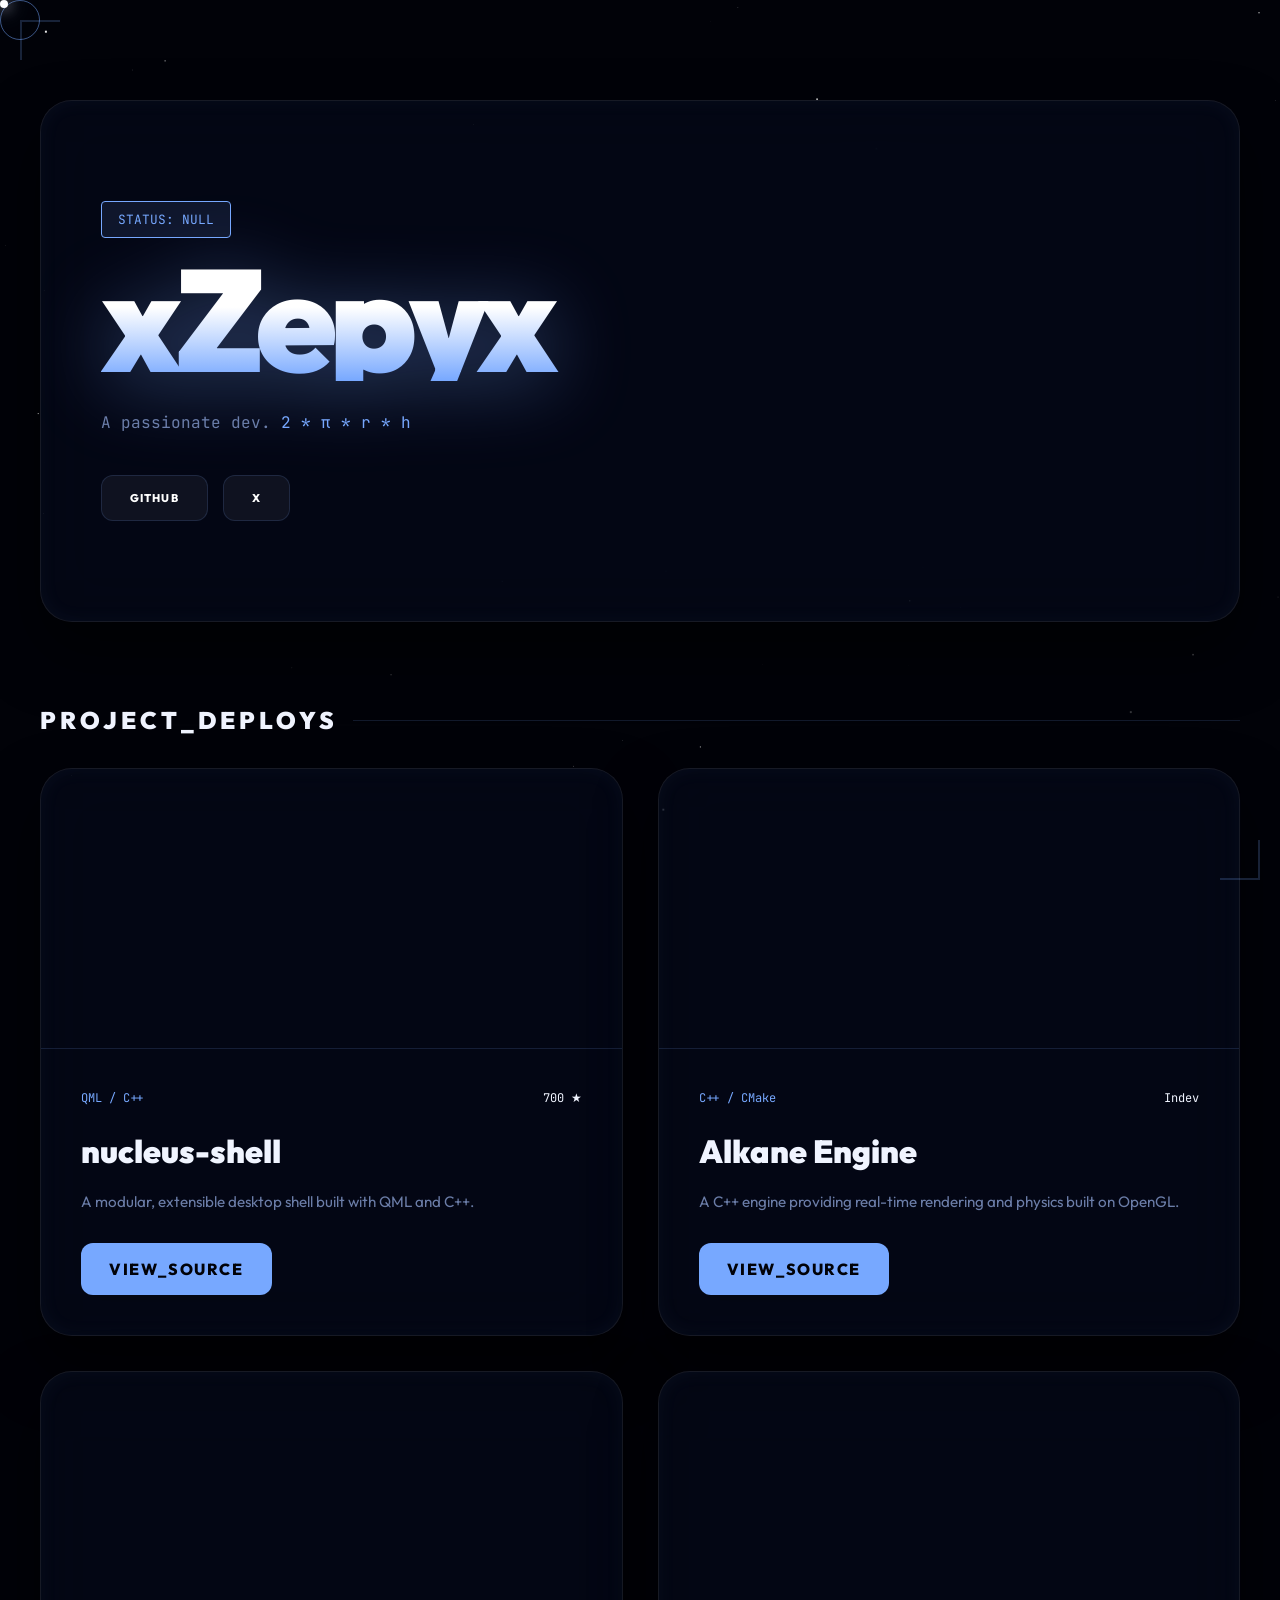
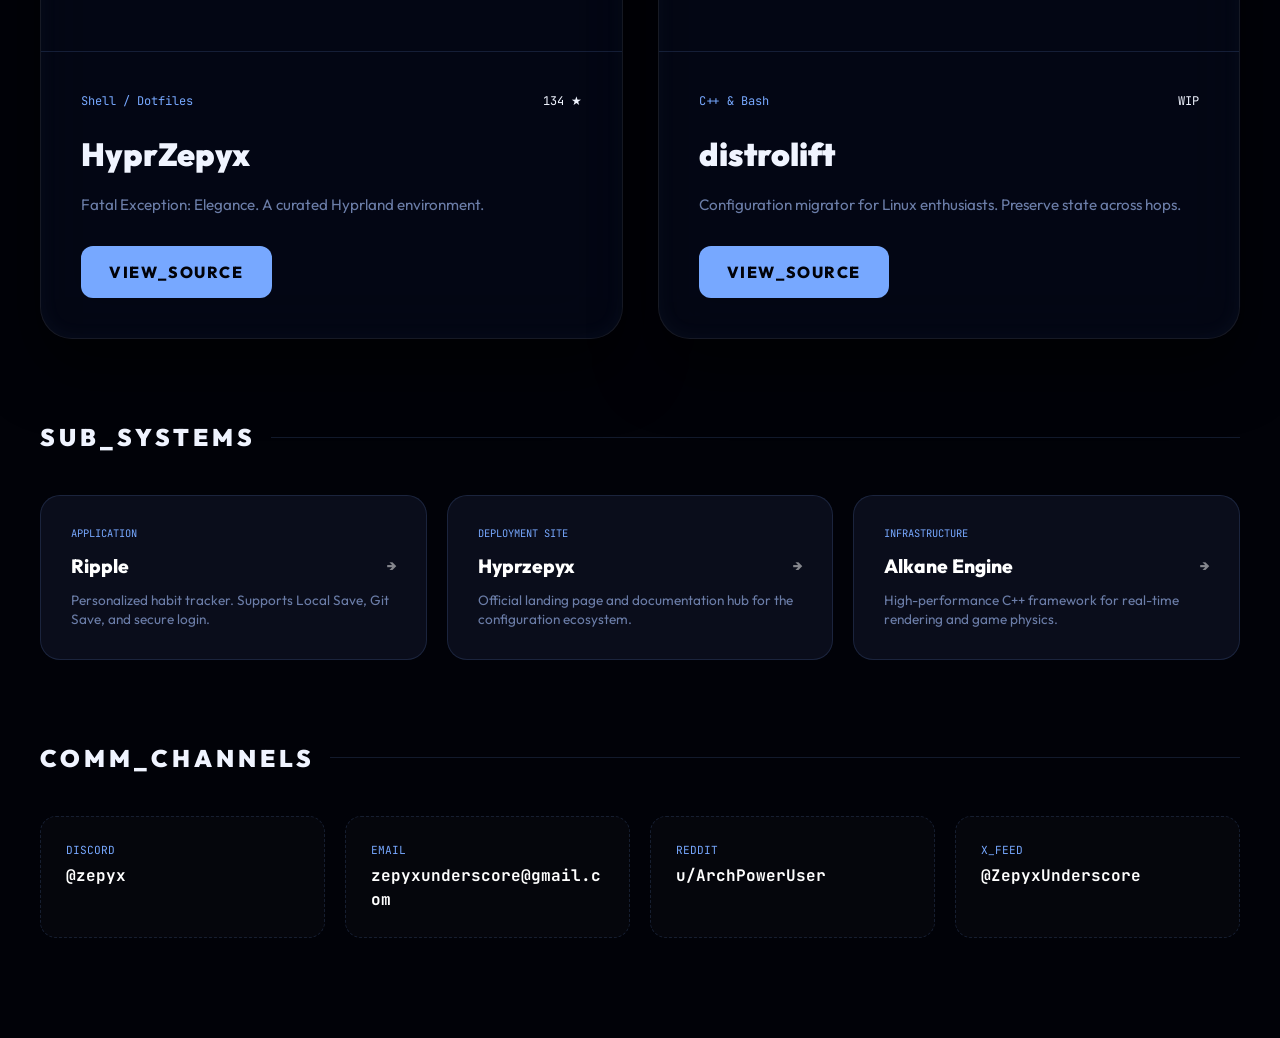
<file: index.html>
<!doctype html>
<html lang="en">
<head>
<meta charset="utf-8" />
<meta name="viewport" content="width=device-width, initial-scale=1" />
<title>xZepyx // Portfolio</title>
<link rel="preconnect" href="https://fonts.googleapis.com">
<link rel="preconnect" href="https://fonts.gstatic.com" crossorigin>
<link href="https://fonts.googleapis.com/css2?family=JetBrains+Mono:wght@400;700&family=Outfit:wght@300;600;900&display=swap" rel="stylesheet">
<style>
:root {
  --bg: #010208;
  --card: rgba(6, 10, 26, 0.6);
  --line: rgba(119, 168, 255, 0.15);
  --txt: #f0f4ff;
  --muted: #6b7da8;
  --accent: #77a8ff;
  --accent-glow: rgba(119, 168, 255, 0.4);
  --glass-border: rgba(255, 255, 255, 0.08);
  --sub-card: rgba(13, 17, 33, 0.8);
}

* { box-sizing: border-box; cursor: none; }
body {
  margin: 0;
  font-family: 'Outfit', sans-serif;
  background-color: var(--bg);
  color: var(--txt);
  overflow-x: hidden;
  line-height: 1.5;
}

/* --- BACKGROUND --- */
#canvas-container {
  position: fixed;
  inset: 0;
  z-index: 0;
  background: radial-gradient(circle at 50% 0%, #081229 0%, #010208 80%);
}

.hud-overlay {
  position: fixed;
  inset: 0;
  pointer-events: none;
  z-index: 100;
  border: 20px solid transparent;
  background: 
    linear-gradient(to right, var(--accent) 2px, transparent 2px) 0 0,
    linear-gradient(to bottom, var(--accent) 2px, transparent 2px) 0 0,
    linear-gradient(to left, var(--accent) 2px, transparent 2px) 100% 100%,
    linear-gradient(to top, var(--accent) 2px, transparent 2px) 100% 100%;
  background-repeat: no-repeat;
  background-size: 40px 40px;
  opacity: 0.2;
}

/* --- CURSOR --- */
#cursor {
  width: 8px; height: 8px; background: #fff;
  border-radius: 50%; position: fixed; z-index: 999;
  pointer-events: none; transition: transform 0.1s ease;
  box-shadow: 0 0 15px #fff, 0 0 30px var(--accent);
}
#cursor-follower {
  width: 40px; height: 40px; border: 1px solid var(--accent);
  border-radius: 50%; position: fixed; z-index: 998;
  pointer-events: none; transition: transform 0.2s ease-out;
  opacity: 0.5;
}

/* --- LAYOUT --- */
.wrap {
  width: min(1200px, 94vw);
  margin: 0 auto;
  padding: 100px 0;
  position: relative;
  z-index: 10;
}

.glass {
  background: var(--card);
  backdrop-filter: blur(30px) saturate(200%);
  border: 1px solid var(--glass-border);
  border-radius: 32px;
  box-shadow: 0 30px 60px rgba(0,0,0,0.6), inset 0 0 20px rgba(119,168,255,0.05);
}

/* --- HERO --- */
.hero { padding: 100px 60px; margin-bottom: 40px; overflow: hidden; position: relative; }
.hero h1 {
  font-size: clamp(4rem, 12vw, 9rem);
  margin: 0; font-weight: 900; line-height: 0.85;
  letter-spacing: -0.05em;
  background: linear-gradient(180deg, #fff 40%, var(--accent) 100%);
  -webkit-background-clip: text; -webkit-text-fill-color: transparent;
  filter: drop-shadow(0 10px 40px var(--accent-glow));
}
.bio-tag {
  display: inline-block; padding: 8px 16px;
  background: rgba(119, 168, 255, 0.1);
  border: 1px solid var(--accent);
  color: var(--accent); font-family: 'JetBrains Mono', monospace;
  font-size: 0.8rem; border-radius: 4px; margin-bottom: 20px;
}

/* --- PROJECTS --- */
.projects { display: grid; grid-template-columns: repeat(2, 1fr); gap: 35px; perspective: 1000px; }
.project-card { position: relative; transition: transform 0.1s ease; transform-style: preserve-3d; }
.project-inner { height: 100%; display: flex; flex-direction: column; overflow: hidden; transition: border-color 0.3s; }
.cover-wrap { height: 280px; overflow: hidden; position: relative; border-bottom: 1px solid var(--line); }
.cover-img { width: 100%; height: 100%; background-size: cover; background-position: center; transition: transform 0.6s cubic-bezier(0.165, 0.84, 0.44, 1); }
.project-card:hover .cover-img { transform: scale(1.1); }
.project-card:hover .project-inner { border-color: var(--accent); }
.project-content { padding: 40px; flex-grow: 1; }

/* --- SUB-SYSTEMS --- */
.sub-systems { display: grid; grid-template-columns: repeat(3, 1fr); gap: 20px; margin-top: 40px; }
.sub-card {
  padding: 30px; background: var(--sub-card); border: 1px solid var(--line); border-radius: 20px;
  transition: all 0.3s ease; text-decoration: none; color: inherit; display: flex; flex-direction: column; gap: 10px;
}
.sub-card:hover { border-color: var(--accent); transform: translateY(-5px); background: rgba(119, 168, 255, 0.05); }
.sub-card h4 { margin: 0; font-size: 1.2rem; font-weight: 800; color: #fff; display: flex; justify-content: space-between; align-items: center; }
.sub-card h4::after { content: '→'; font-size: 0.9rem; opacity: 0.5; }
.sub-card p { margin: 0; font-size: 0.85rem; color: var(--muted); line-height: 1.4; }
.sub-tag { font-family: 'JetBrains Mono'; font-size: 0.65rem; color: var(--accent); text-transform: uppercase; }

/* --- CONTACT SECTION --- */
.contact-grid { display: grid; grid-template-columns: repeat(auto-fit, minmax(250px, 1fr)); gap: 20px; margin-top: 40px; }
.contact-item {
  background: rgba(255,255,255,0.02); border: 1px dashed var(--line); padding: 25px; border-radius: 16px;
  font-family: 'JetBrains Mono', monospace; transition: 0.3s;
}
.contact-item:hover { border-style: solid; border-color: var(--accent); background: rgba(119,168,255,0.05); }
.contact-label { font-size: 0.7rem; color: var(--accent); display: block; margin-bottom: 5px; }
.contact-value { font-size: 1rem; color: #fff; font-weight: 700; word-break: break-all; }

/* --- UI ELEMENTS --- */
.section-header { margin: 80px 0 30px; display: flex; align-items: center; gap: 15px; }
.section-header h2 { font-weight: 900; letter-spacing: 4px; margin: 0; }
.section-header .line { flex-grow: 1; height: 1px; background: var(--line); }
.btn { display: inline-block; padding: 14px 28px; border-radius: 12px; background: var(--accent); color: var(--bg); text-decoration: none; font-weight: 800; text-transform: uppercase; letter-spacing: 0.1em; transition: 0.3s; }
.btn:hover { background: #fff; transform: translateY(-3px); }

@media (max-width: 900px) { .projects, .sub-systems { grid-template-columns: 1fr; } .hero { padding: 60px 30px; } }
</style>
</head>
<body>

<div id="cursor"></div>
<div id="cursor-follower"></div>
<div class="hud-overlay"></div>

<div id="canvas-container">
  <canvas id="starsCanvas"></canvas>
</div>

<main class="wrap">
  <section class="hero glass">
    <div class="bio-tag">STATUS: NULL</div>
    <h1 id="name">xZepyx</h1>
    <p style="font-family:'JetBrains Mono'; color:var(--muted); margin-top:30px; max-width:600px;">
      A passionate dev.
      <span style="color:var(--accent)">2 * π * r * h</span>
    </p>
    <div id="socials" style="margin-top:40px; display:flex; gap:15px;"></div>
  </section>

  <div class="section-header"><h2>PROJECT_DEPLOYS</h2><div class="line"></div></div>
  <div id="projects" class="projects"></div>

  <div class="section-header"><h2>SUB_SYSTEMS</h2><div class="line"></div></div>
  <div class="sub-systems">
    <a href="https://zepyx.home.kg/ripple" class="sub-card">
      <span class="sub-tag">Application</span>
      <h4>Ripple</h4>
      <p>Personalized habit tracker. Supports Local Save, Git Save, and secure login.</p>
    </a>
    <a href="https://zepyx.home.kg/hyprzepyx" target="_blank" class="sub-card">
      <span class="sub-tag">Deployment Site</span>
      <h4>Hyprzepyx</h4>
      <p>Official landing page and documentation hub for the configuration ecosystem.</p>
    </a>
    <a href="https://zepyx.home.kg/alkane" class="sub-card">
      <span class="sub-tag">Infrastructure</span>
      <h4>Alkane Engine</h4>
      <p>High-performance C++ framework for real-time rendering and game physics.</p>
    </a>
  </div>

  <div class="section-header"><h2>COMM_CHANNELS</h2><div class="line"></div></div>
  <div class="contact-grid">
    <div class="contact-item">
      <span class="contact-label">DISCORD</span>
      <span class="contact-value">@zepyx</span>
    </div>
    <div class="contact-item">
      <span class="contact-label">EMAIL</span>
      <span class="contact-value">zepyxunderscore@gmail.com</span>
    </div>
    <div class="contact-item">
      <span class="contact-label">REDDIT</span>
      <span class="contact-value">u/ArchPowerUser</span>
    </div>
    <div class="contact-item">
      <span class="contact-label">X_FEED</span>
      <span class="contact-value">@ZepyxUnderscore</span>
    </div>
  </div>
</main>

<script>
const data = {
  "name": "xZepyx",
  "social": { "GitHub": "https://github.com/xZepyx", "X": "https://x.com/ZepyxUnderscore" },
  "projects": [
    {
      "name": "nucleus-shell",
      "repo": "https://github.com/xZepyx/nucleus-shell",
      "desc": "A modular, extensible desktop shell built with QML and C++.",
      "stats": "700 ★",
      "lang": "QML / C++",
      "cover": "https://repository-images.githubusercontent.com/1095141077/23a82866-8d93-4f50-9c15-36d78208abec"
    },
    {
      "name": "Alkane Engine",
      "repo": "https://github.com/xZepyx/alkane-engine",
      "desc": "A C++ engine providing real-time rendering and physics built on OpenGL.",
      "stats": "Indev",
      "lang": "C++ / CMake",
      "cover": "https://images.unsplash.com/photo-1550751827-4bd374c3f58b?q=80&w=800&auto=format&fit=crop"
    },
    {
      "name": "HyprZepyx",
      "repo": "https://github.com/xZepyx/HyprZepyx",
      "desc": "Fatal Exception: Elegance. A curated Hyprland environment.",
      "stats": "134 ★",
      "lang": "Shell / Dotfiles",
      "cover": "https://repository-images.githubusercontent.com/1022919650/26768773-99f7-4d8f-b321-a12269dc0c64"
    },
    {
      "name": "distrolift",
      "repo": "#",
      "desc": "Configuration migrator for Linux enthusiasts. Preserve state across hops.",
      "stats": "WIP",
      "lang": "C++ & Bash",
      "cover": "https://images.unsplash.com/photo-1614728263952-84ea206f99b6?q=80&w=800&auto=format&fit=crop"
    }
  ]
};

// Populate
document.getElementById('socials').innerHTML = Object.entries(data.social).map(([n, u]) => `<a href="${u}" target="_blank" class="btn" style="background:rgba(255,255,255,0.05); color:#fff; font-size:0.7rem; border:1px solid var(--line);">${n}</a>`).join('');

document.getElementById('projects').innerHTML = data.projects.map(p => `
  <div class="project-card">
    <div class="project-inner glass">
      <div class="cover-wrap"><div class="cover-img" style="background-image:url(${p.cover})"></div></div>
      <div class="project-content">
        <div style="display:flex;gap:20px;margin-bottom:20px;font-family:'JetBrains Mono';font-size:0.75rem;">
          <span style="color:var(--accent)">${p.lang}</span><span style="margin-left:auto">${p.stats}</span>
        </div>
        <h3 style="margin:0 0 15px; font-size:2rem; font-weight:900;">${p.name}</h3>
        <p style="color:var(--muted); font-size:0.95rem; margin-bottom:30px;">${p.desc}</p>
        <a href="${p.repo}" class="btn">View_Source</a>
      </div>
    </div>
  </div>
`).join('');

// --- INTERACTION ---
const cur = document.getElementById('cursor');
const fol = document.getElementById('cursor-follower');
document.addEventListener('mousemove', e => {
  cur.style.left = e.clientX + 'px'; cur.style.top = e.clientY + 'px';
  setTimeout(() => { fol.style.left = (e.clientX - 16) + 'px'; fol.style.top = (e.clientY - 16) + 'px'; }, 50);
});

document.querySelectorAll('.project-card').forEach(card => {
  card.addEventListener('mousemove', e => {
    const rect = card.getBoundingClientRect();
    const x = e.clientX - rect.left; const y = e.clientY - rect.top;
    const dx = x - rect.width/2; const dy = y - rect.height/2;
    card.style.transform = `rotateY(${dx/20}deg) rotateX(${-dy/20}deg)`;
  });
  card.addEventListener('mouseleave', () => card.style.transform = `rotateY(0deg) rotateX(0deg)`);
});

// --- ENGINE ---
const canvas = document.getElementById('starsCanvas');
const ctx = canvas.getContext('2d');
let stars = [];
function resize() { canvas.width = window.innerWidth; canvas.height = window.innerHeight; }
window.addEventListener('resize', resize);
resize();
for(let i=0; i<200; i++) stars.push({ x: Math.random()*canvas.width, y: Math.random()*canvas.height, z: Math.random()*canvas.width, o: Math.random() });
function animate() {
  ctx.fillStyle = '#010208'; ctx.fillRect(0,0,canvas.width,canvas.height);
  stars.forEach(s => {
    s.z -= 2; if(s.z <= 0) s.z = canvas.width;
    let x = (s.x - canvas.width/2) * (canvas.width/s.z) + canvas.width/2;
    let y = (s.y - canvas.height/2) * (canvas.width/s.z) + canvas.height/2;
    let sz = (1 - s.z/canvas.width) * 3;
    ctx.fillStyle = `rgba(255,255,255,${s.o})`;
    ctx.fillRect(x,y,sz,sz);
  });
  requestAnimationFrame(animate);
}
animate();
</script>
</body>
</html>
</file>
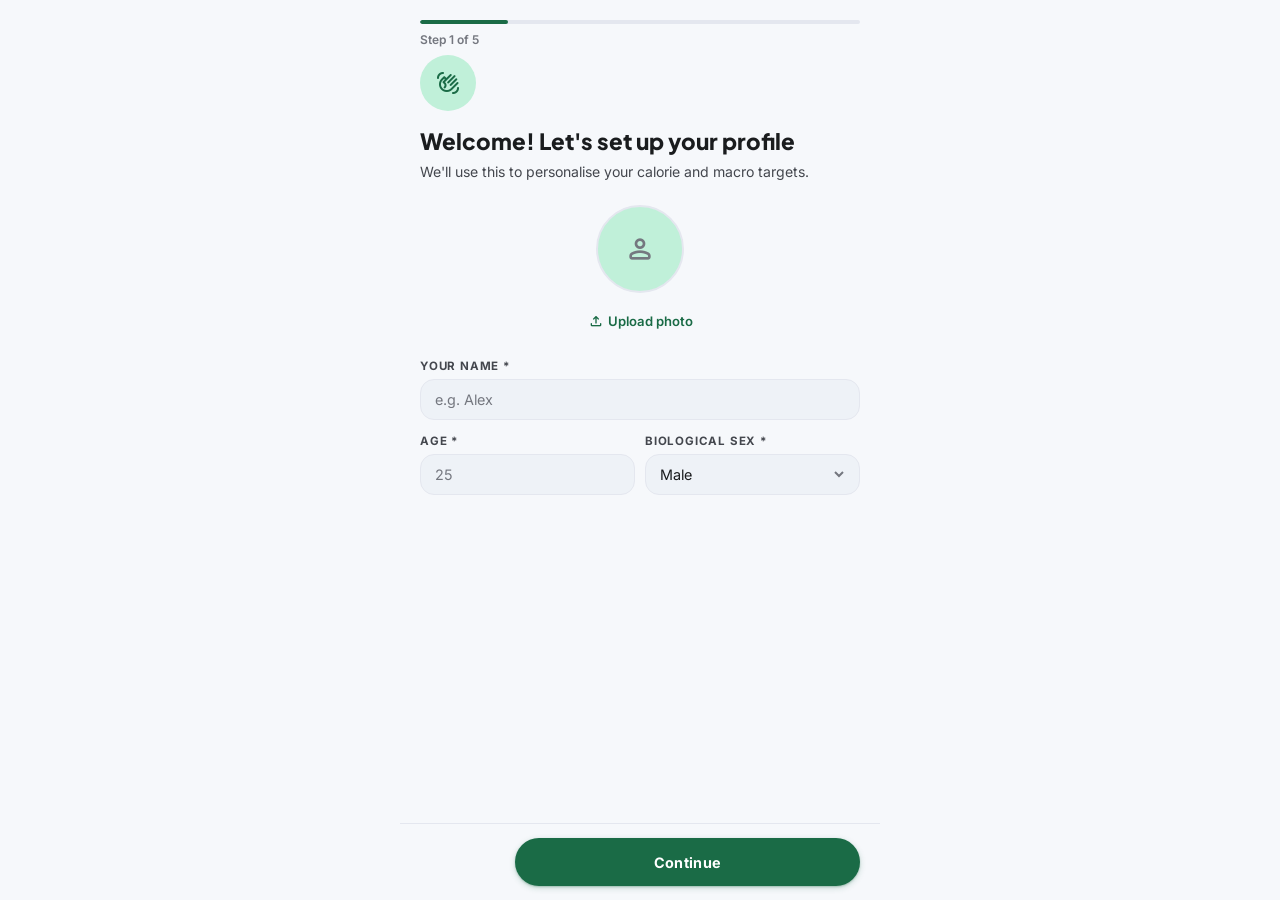
<file: calx/index.html>
<!DOCTYPE html>
<html lang="en" data-theme="light" data-scheme="green">
<head>
  <meta charset="UTF-8">
  <meta name="viewport" content="width=device-width, initial-scale=1.0, viewport-fit=cover">
  <meta name="description" content="CalorieLens — AI-powered calorie & macro tracker">
  <meta name="theme-color" content="#1a6b46">
  <meta name="apple-mobile-web-app-capable" content="yes">
  <meta name="apple-mobile-web-app-status-bar-style" content="default">
  <link rel="icon" type="image/png" href="favicon.png">
  <title>CalorieLens</title>
  <link rel="preconnect" href="https://fonts.googleapis.com">
  <link rel="preconnect" href="https://fonts.gstatic.com" crossorigin>
  <link href="https://fonts.googleapis.com/css2?family=Inter:wght@400;500;600;700;800&family=Plus+Jakarta+Sans:wght@600;700;800&display=swap" rel="stylesheet">
  <link href="https://fonts.googleapis.com/css2?family=Material+Symbols+Rounded:opsz,wght,FILL,GRAD@24,400,0,0" rel="stylesheet">
  <link rel="stylesheet" href="style.css">
  <link rel="manifest" href="manifest.json">
</head>
<body>

<!-- ═══ SETUP WIZARD ═══════════════════════════════════════════════════════ -->
<div id="setup-wizard" style="display:none">
  <div class="wizard-header">
    <div class="wizard-progress-wrap">
      <div class="wizard-progress-bar" id="wizard-progress" style="width:20%"></div>
    </div>
    <div class="wizard-header-row">
      <span id="wizard-step-label" class="wizard-step-label">Step 1 of 5</span>
    </div>
  </div>
  <div class="wizard-body">
    <div id="wizard-content"></div>
  </div>
  <div class="wizard-footer">
    <button class="btn-ghost wizard-back-btn" id="wizard-back" style="visibility:hidden">
      <span class="material-symbols-rounded">arrow_back</span> Back
    </button>
    <button class="btn-primary flex-1" id="wizard-next">Continue</button>
  </div>
</div>

<!-- ═══ MAIN APP ════════════════════════════════════════════════════════════ -->
<div id="app-shell" style="display:none">
  <main id="main-content" role="main" aria-live="polite"></main>

  <nav class="nav-bar" role="navigation" aria-label="Main navigation">
    <button class="nav-item" data-page="dashboard" onclick="App.navigate('dashboard')">
      <span class="nav-pill"><span class="material-symbols-rounded">home</span></span>
      <span class="nav-label">Home</span>
    </button>
    <button class="nav-item" data-page="scan" onclick="App.navigate('scan')">
      <span class="nav-pill"><span class="material-symbols-rounded">photo_camera</span></span>
      <span class="nav-label">Scan</span>
    </button>
    <button class="nav-item" data-page="log" onclick="App.navigate('log')">
      <span class="nav-pill"><span class="material-symbols-rounded">list_alt</span></span>
      <span class="nav-label">Log</span>
    </button>
    <button class="nav-item" data-page="progress" onclick="App.navigate('progress')">
      <span class="nav-pill"><span class="material-symbols-rounded">monitoring</span></span>
      <span class="nav-label">Progress</span>
    </button>
    <button class="nav-item" data-page="settings" onclick="App.navigate('settings')">
      <span class="nav-pill"><span class="material-symbols-rounded">settings</span></span>
      <span class="nav-label">Settings</span>
    </button>
  </nav>
</div>

<div id="toast-container" role="alert" aria-live="polite"></div>

<script src="storage.js"></script>
<script src="api.js"></script>
<script src="ui.js"></script>
<script src="main.js"></script>
</body>
</html>
</file>
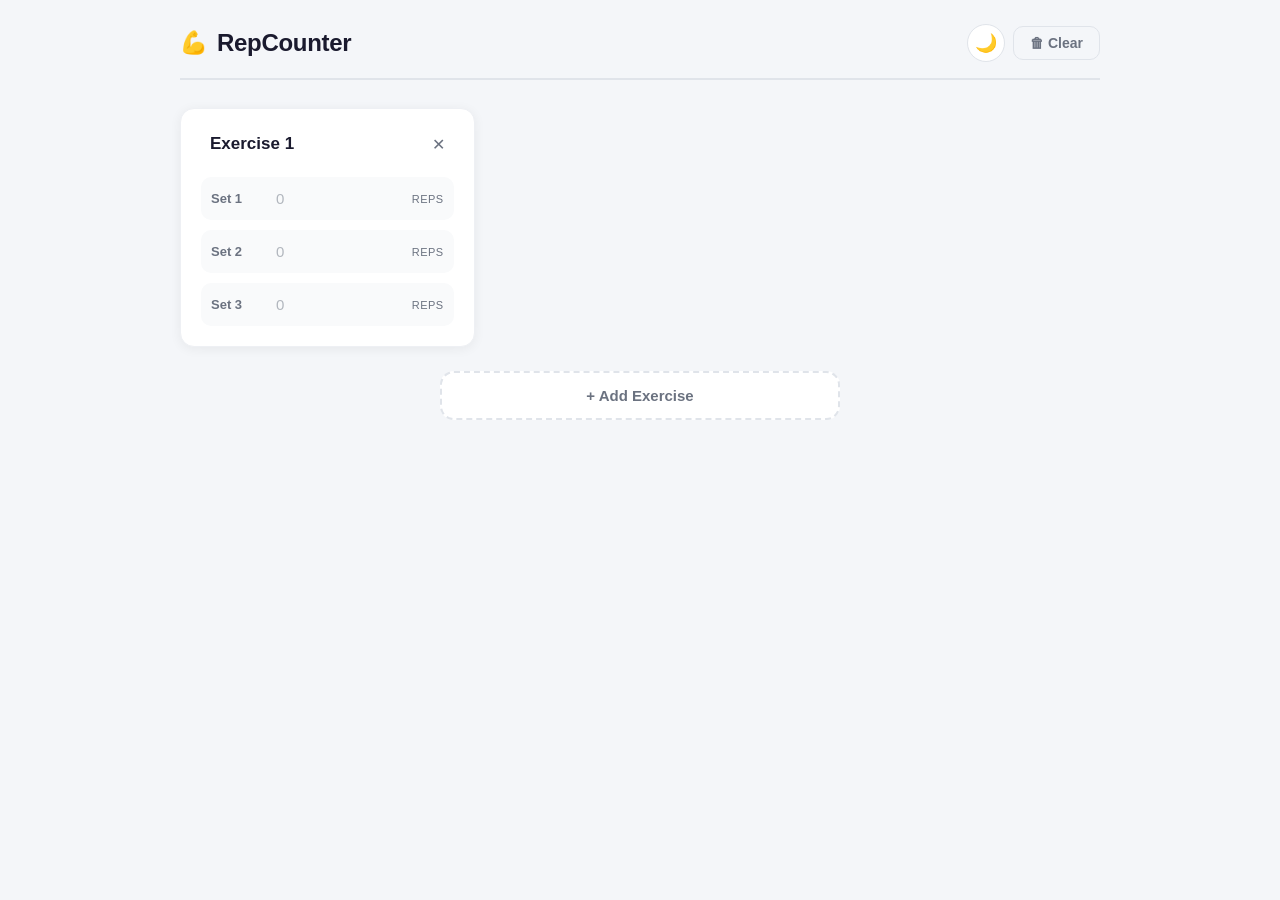
<file: repcounter/index.html>
<!DOCTYPE html>
<html lang="en">
<head>
<meta charset="UTF-8">
<meta name="viewport" content="width=device-width, initial-scale=1.0">
<title>RepCounter</title>
<style>
  *, *::before, *::after { box-sizing: border-box; margin: 0; padding: 0; }
  :root {
    --bg: #f4f6f9;
    --surface: #ffffff;
    --surface-hover: #f0f2f5;
    --text: #1a1a2e;
    --text-secondary: #6b7280;
    --border: #e0e4ea;
    --shadow: 0 2px 12px rgba(0,0,0,0.06);
    --shadow-hover: 0 6px 24px rgba(0,0,0,0.10);
    --accent: #4f6ef7;
    --accent-hover: #3b57d9;
    --danger: #ef4444;
    --danger-hover: #dc2626;
    --radius: 14px;
    --radius-sm: 10px;
    --transition: 0.2s ease;
    --input-bg: #f9fafb;
    --card-border: #eef0f4;
  }
  .dark {
    --bg: #0f1117;
    --surface: #1a1d28;
    --surface-hover: #242736;
    --text: #e8ecf4;
    --text-secondary: #9ca3af;
    --border: #2d3140;
    --shadow: 0 2px 12px rgba(0,0,0,0.25);
    --shadow-hover: 0 6px 24px rgba(0,0,0,0.35);
    --accent: #6b83ff;
    --accent-hover: #859aff;
    --danger: #f87171;
    --danger-hover: #ef4444;
    --input-bg: #242736;
    --card-border: #2d3140;
  }
  body {
    font-family: -apple-system, BlinkMacSystemFont, 'Segoe UI', Roboto, sans-serif;
    background: var(--bg);
    color: var(--text);
    min-height: 100vh;
    transition: background var(--transition), color var(--transition);
  }
  .container {
    max-width: 960px;
    margin: 0 auto;
    padding: 24px 20px 80px;
  }
  header {
    display: flex;
    align-items: center;
    justify-content: space-between;
    flex-wrap: wrap;
    gap: 12px;
    margin-bottom: 28px;
    padding-bottom: 16px;
    border-bottom: 2px solid var(--border);
  }
  .logo {
    display: flex;
    align-items: center;
    gap: 10px;
  }
  .logo h1 {
    font-size: 24px;
    font-weight: 700;
    letter-spacing: -0.3px;
  }
  .logo span {
    font-size: 22px;
  }
  .header-actions {
    display: flex;
    gap: 8px;
    align-items: center;
  }
  .btn {
    display: inline-flex;
    align-items: center;
    justify-content: center;
    gap: 6px;
    border: none;
    border-radius: var(--radius-sm);
    padding: 8px 16px;
    font-size: 14px;
    font-weight: 600;
    cursor: pointer;
    transition: all var(--transition);
    background: var(--surface);
    color: var(--text);
    border: 1px solid var(--border);
  }
  .btn:hover { background: var(--surface-hover); }
  .btn-icon {
    width: 38px; height: 38px;
    padding: 0;
    font-size: 18px;
    border-radius: 50%;
  }
  .btn-primary {
    background: var(--accent);
    color: #fff;
    border: none;
  }
  .btn-primary:hover { background: var(--accent-hover); }
  .btn-danger {
    background: transparent;
    color: var(--danger);
    border-color: var(--danger);
  }
  .btn-danger:hover { background: var(--danger); color: #fff; }
  .btn-warning {
    background: transparent;
    color: var(--text-secondary);
    border-color: var(--border);
  }
  .btn-warning:hover { background: var(--surface-hover); color: var(--danger); border-color: var(--danger); }

  .grid {
    display: grid;
    grid-template-columns: repeat(auto-fill, minmax(270px, 1fr));
    gap: 18px;
    margin-bottom: 24px;
  }
  .card {
    background: var(--surface);
    border: 1px solid var(--card-border);
    border-radius: var(--radius);
    padding: 20px;
    box-shadow: var(--shadow);
    transition: box-shadow var(--transition), transform var(--transition), background var(--transition);
    position: relative;
    animation: cardIn 0.3s ease;
  }
  @keyframes cardIn {
    from { opacity: 0; transform: translateY(12px) scale(0.97); }
    to { opacity: 1; transform: translateY(0) scale(1); }
  }
  .card:hover { box-shadow: var(--shadow-hover); }
  .card-header {
    display: flex;
    align-items: center;
    justify-content: space-between;
    gap: 8px;
    margin-bottom: 18px;
  }
  .card-title {
    font-size: 17px;
    font-weight: 700;
    flex: 1;
    min-width: 0;
    padding: 4px 8px;
    border-radius: 6px;
    border: 1px solid transparent;
    cursor: text;
    transition: background var(--transition), border-color var(--transition);
    outline: none;
    overflow: hidden;
    text-overflow: ellipsis;
  }
  .card-title:hover { background: var(--input-bg); }
  .card-title:focus {
    background: var(--input-bg);
    border-color: var(--accent);
  }
  .card-actions {
    display: flex;
    gap: 4px;
    flex-shrink: 0;
  }
  .btn-del {
    width: 30px; height: 30px;
    display: flex;
    align-items: center;
    justify-content: center;
    border: none;
    border-radius: 8px;
    background: transparent;
    color: var(--text-secondary);
    cursor: pointer;
    font-size: 16px;
    transition: all var(--transition);
  }
  .btn-del:hover { background: rgba(239,68,68,0.12); color: var(--danger); }

  .sets {
    display: flex;
    flex-direction: column;
    gap: 10px;
  }
  .set-row {
    display: flex;
    align-items: center;
    gap: 10px;
    padding: 8px 10px;
    border-radius: var(--radius-sm);
    background: var(--input-bg);
    transition: background var(--transition);
  }
  .set-label {
    font-size: 13px;
    font-weight: 600;
    color: var(--text-secondary);
    min-width: 46px;
    user-select: none;
  }
  .set-input {
    flex: 1;
    border: none;
    background: transparent;
    font-size: 15px;
    font-weight: 500;
    padding: 4px 8px;
    border-radius: 6px;
    outline: none;
    border: 1px solid transparent;
    transition: all var(--transition);
    color: var(--text);
    min-width: 0;
  }
  .set-input::placeholder { color: var(--text-secondary); opacity: 0.5; }
  .set-input:focus { border-color: var(--accent); background: var(--surface); }
  .set-input[type="number"] { -moz-appearance: textfield; }
  .set-input::-webkit-outer-spin-button,
  .set-input::-webkit-inner-spin-button { -webkit-appearance: none; margin: 0; }
  .rep-label {
    font-size: 11px;
    font-weight: 500;
    color: var(--text-secondary);
    text-transform: uppercase;
    letter-spacing: 0.5px;
    user-select: none;
  }

  .add-area {
    display: flex;
    justify-content: center;
  }
  .btn-add {
    padding: 14px 32px;
    font-size: 15px;
    border-radius: var(--radius);
    background: var(--surface);
    border: 2px dashed var(--border);
    color: var(--text-secondary);
    cursor: pointer;
    transition: all var(--transition);
    width: 100%;
    max-width: 400px;
    font-weight: 600;
  }
  .btn-add:hover {
    border-color: var(--accent);
    color: var(--accent);
    background: var(--input-bg);
  }

  .empty-state {
    text-align: center;
    padding: 60px 20px;
    color: var(--text-secondary);
  }
  .empty-state p { font-size: 15px; margin-bottom: 8px; }
  .empty-state .big-icon { font-size: 48px; margin-bottom: 16px; }

  @media (max-width: 600px) {
    .container { padding: 16px 12px 80px; }
    .grid { grid-template-columns: 1fr; gap: 14px; }
    .card { padding: 16px; }
    .logo h1 { font-size: 20px; }
    .btn-add { max-width: 100%; }
    header { flex-direction: column; align-items: stretch; }
    .header-actions { justify-content: flex-end; }
  }
</style>
</head>
<body>
<div class="container">
  <header>
    <div class="logo">
      <span>💪</span>
      <h1>RepCounter</h1>
    </div>
    <div class="header-actions">
      <button class="btn btn-icon" id="themeToggle" title="Toggle theme">🌙</button>
      <button class="btn btn-warning" id="clearAll" title="Clear all data">🗑 Clear</button>
    </div>
  </header>

  <div class="grid" id="exerciseGrid"></div>

  <div class="add-area">
    <button class="btn-add" id="addExercise">+ Add Exercise</button>
  </div>
</div>

<script>
  const STORAGE_KEY = 'workoutTrackerData';

  let data = [];

  const grid = document.getElementById('exerciseGrid');
  const addBtn = document.getElementById('addExercise');
  const themeToggle = document.getElementById('themeToggle');
  const clearBtn = document.getElementById('clearAll');

  function load() {
    const saved = localStorage.getItem(STORAGE_KEY);
    if (saved) {
      try { data = JSON.parse(saved); } catch {}
    }
    if (!data || data.length === 0) {
      data = [{ name: 'Exercise 1', sets: ['', '', ''] }];
    }
    render();
  }

  function save() {
    localStorage.setItem(STORAGE_KEY, JSON.stringify(data));
  }

  function render() {
    if (data.length === 0) {
      grid.innerHTML = `<div class="empty-state"><div class="big-icon">🏋️</div><p>No exercises yet.</p><p>Tap "Add Exercise" to get started.</p></div>`;
      return;
    }
    grid.innerHTML = data.map((ex, i) => `
      <div class="card" data-index="${i}">
        <div class="card-header">
          <div class="card-title" contenteditable="true" data-index="${i}" spellcheck="false">${esc(ex.name)}</div>
          <div class="card-actions">
            <button class="btn-del" data-index="${i}" title="Delete exercise">✕</button>
          </div>
        </div>
        <div class="sets">
          ${[1,2,3].map(s => `
            <div class="set-row">
              <span class="set-label">Set ${s}</span>
              <input class="set-input" type="number" min="0" inputmode="numeric" placeholder="0" value="${esc(ex.sets[s-1] ?? '')}" data-ex="${i}" data-set="${s-1}">
              <span class="rep-label">reps</span>
            </div>
          `).join('')}
        </div>
      </div>
    `).join('');

    document.querySelectorAll('.card-title').forEach(el => {
      el.addEventListener('blur', onRename);
      el.addEventListener('keydown', e => { if (e.key === 'Enter') { e.preventDefault(); el.blur(); } });
    });

    document.querySelectorAll('.set-input').forEach(el => {
      el.addEventListener('input', onRepChange);
    });

    document.querySelectorAll('.btn-del').forEach(el => {
      el.addEventListener('click', onDelete);
    });
  }

  function esc(s) {
    const d = document.createElement('div');
    d.textContent = s;
    return d.innerHTML;
  }

  function onRename(e) {
    const i = parseInt(e.target.dataset.index);
    const val = e.target.textContent.trim() || 'Untitled';
    data[i].name = val;
    e.target.textContent = val;
    save();
  }

  function onRepChange(e) {
    const i = parseInt(e.target.dataset.ex);
    const s = parseInt(e.target.dataset.set);
    data[i].sets[s] = e.target.value;
    save();
  }

  function onDelete(e) {
    const i = parseInt(e.target.dataset.index);
    data.splice(i, 1);
    save();
    render();
  }

  addBtn.addEventListener('click', () => {
    data.push({ name: `Exercise ${data.length + 1}`, sets: ['', '', ''] });
    save();
    render();
    const cards = document.querySelectorAll('.card');
    if (cards.length) cards[cards.length - 1].scrollIntoView({ behavior: 'smooth', block: 'center' });
  });

  clearBtn.addEventListener('click', () => {
    if (data.length === 0) return;
    if (confirm('Delete all exercises?')) {
      data = [];
      save();
      render();
    }
  });

  themeToggle.addEventListener('click', () => {
    document.documentElement.classList.toggle('dark');
    const isDark = document.documentElement.classList.contains('dark');
    themeToggle.textContent = isDark ? '☀️' : '🌙';
    localStorage.setItem('workoutTheme', isDark ? 'dark' : 'light');
  });

  (function initTheme() {
    const saved = localStorage.getItem('workoutTheme');
    if (saved === 'dark' || (!saved && window.matchMedia('(prefers-color-scheme: dark)').matches)) {
      document.documentElement.classList.add('dark');
      themeToggle.textContent = '☀️';
    }
  })();

  load();
</script>
</body>
</html>
</file>
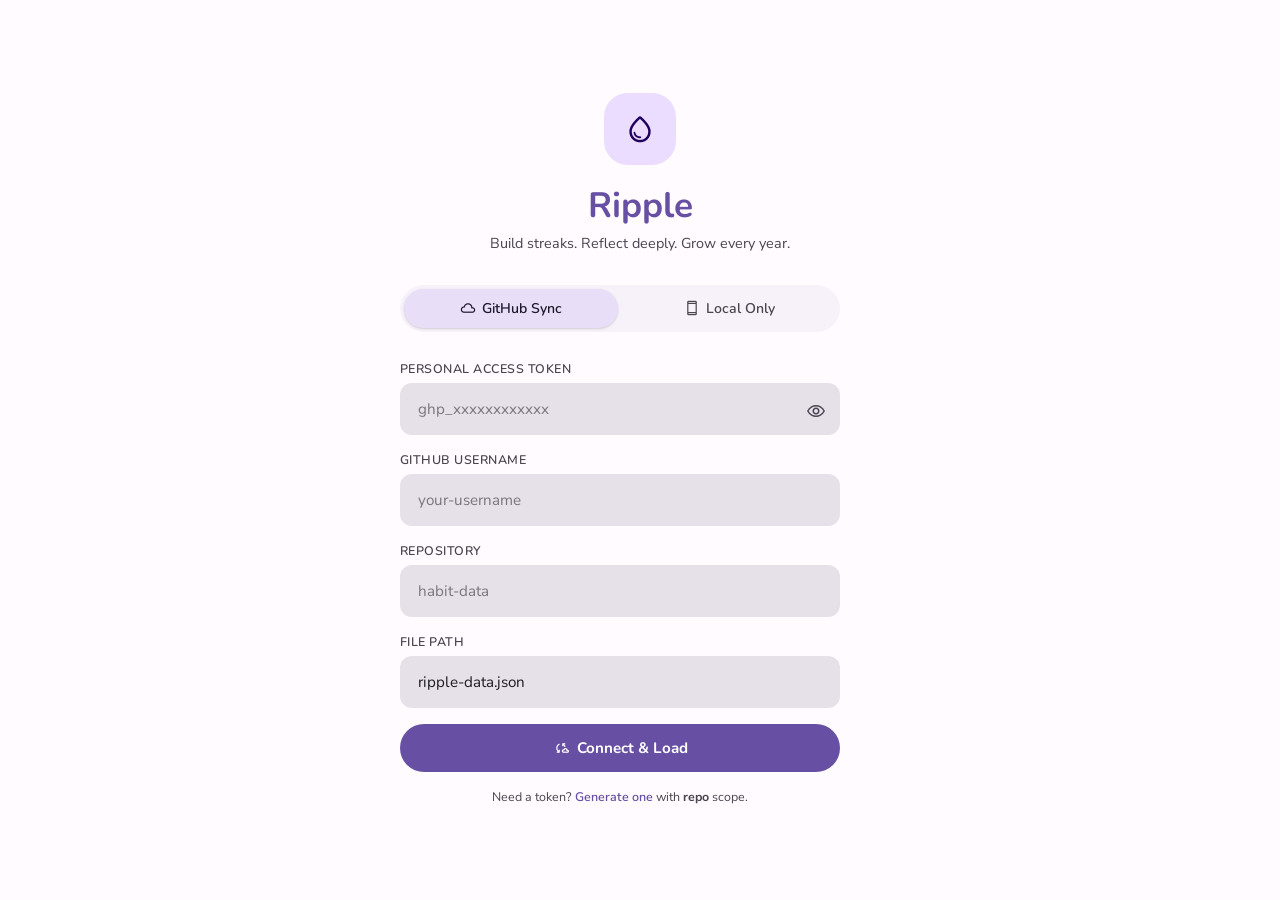
<file: ripple/index.html>
<!DOCTYPE html>
<html lang="en">
<head>
<meta charset="UTF-8">
<meta name="viewport" content="width=device-width,initial-scale=1">
<title>Ripple</title>
<link href="https://fonts.googleapis.com/css2?family=Google+Sans:wght@400;500;700&family=Google+Sans+Display:wght@400;500;700&family=Google+Sans+Text:wght@400;500&family=Material+Symbols+Rounded:opsz,wght,FILL,GRAD@24,400,1,0&display=swap" rel="stylesheet">
<link href="https://fonts.googleapis.com/css2?family=Nunito:wght@400;500;700;800;900&family=Nunito+Sans:wght@400;500;700&display=swap" rel="stylesheet">
<style>
:root{
  --p:#6750A4;--op:#fff;--pc:#EADDFF;--opc:#21005D;
  --sc:#625B71;--osc:#fff;--scc:#E8DEF8;--oscc:#1D192B;
  --err:#B3261E;--errc:#F9DEDC;--oerr:#fff;--oerrc:#410E0B;
  --sur:#FFFBFE;--scl:#FFFFFF;--sclo:#F7F2FA;--sc2:#F3EDF7;--sch:#ECE6F0;--schi:#E6E0E9;
  --os:#1C1B1F;--osv:#49454F;--out:#79747E;--outv:#CAC4D0;
  --is:#313033;--ios:#F4EFF4;--ip:#D0BCFF;
  --sh1:0 1px 2px rgba(0,0,0,.06),0 1px 3px rgba(0,0,0,.1);
  --sh2:0 1px 2px rgba(0,0,0,.08),0 2px 6px rgba(0,0,0,.12);
  --sh3:0 4px 8px rgba(0,0,0,.1),0 1px 3px rgba(0,0,0,.08);
  --rxs:4px;--rsm:8px;--rmd:12px;--rlg:16px;--rxl:28px;--rf:999px;
  --fd:'Google Sans Display','Nunito',sans-serif;
  --fb:'Google Sans Text','Nunito Sans',sans-serif;
  --fl:'Google Sans','Nunito',sans-serif;
}
[data-theme=dark]{
  --p:#D0BCFF;--op:#381E72;--pc:#4F378B;--opc:#EADDFF;
  --sc:#CCC2DC;--osc:#332D41;--scc:#4A4458;--oscc:#E8DEF8;
  --err:#F2B8B5;--errc:#8C1D18;--oerr:#601410;--oerrc:#F9DEDC;
  --sur:#141218;--scl:#0F0D13;--sclo:#1D1B20;--sc2:#211F26;--sch:#2B2930;--schi:#36343B;
  --os:#E6E1E5;--osv:#CAC4D0;--out:#938F99;--outv:#49454F;
  --is:#E6E1E5;--ios:#313033;--ip:#6750A4;
}
[data-accent=teal]{--p:#006A6A;--op:#fff;--pc:#9CF1F1;--opc:#002020;--scc:#CCE8E8}
[data-accent=teal][data-theme=dark]{--p:#4FD8D8;--op:#003737;--pc:#004F4F;--opc:#9CF1F1}
[data-accent=rose]{--p:#8B0057;--op:#fff;--pc:#FFD8E8;--opc:#3A0020;--scc:#FFD9E3}
[data-accent=rose][data-theme=dark]{--p:#FFB0CA;--op:#5E0030;--pc:#820047;--opc:#FFD8E8}
[data-accent=amber]{--p:#7A5900;--op:#fff;--pc:#FFDEA6;--opc:#271900;--scc:#F6E0BB}
[data-accent=amber][data-theme=dark]{--p:#F5BF43;--op:#3F2D00;--pc:#5A4300;--opc:#FFDEA6}
*{box-sizing:border-box;margin:0;padding:0}
body{font-family:var(--fb);background:var(--sur);color:var(--os);min-height:100vh;transition:background .3s,color .3s;overflow-x:hidden}
.ms{font-family:'Material Symbols Rounded';font-size:20px;font-weight:400;line-height:1;vertical-align:middle;user-select:none;flex-shrink:0;font-style:normal;display:inline-block}
.ms-sm{font-size:16px}.ms-lg{font-size:24px}.ms-xl{font-size:32px}
.rip{position:relative;overflow:hidden}.rip::after{content:'';position:absolute;inset:0;background:currentColor;opacity:0;border-radius:inherit;transition:opacity .2s}.rip:hover::after{opacity:.08}.rip:active::after{opacity:.14}

/* AUTH */
#auth{display:none;position:fixed;inset:0;background:var(--sur);z-index:900;overflow-y:auto}
#auth.vis{display:flex;align-items:center;justify-content:center;min-height:100vh;padding:24px}
.auth-hero{text-align:center;margin-bottom:32px}
.auth-icon{width:72px;height:72px;border-radius:24px;background:var(--pc);display:flex;align-items:center;justify-content:center;margin:0 auto 16px}
.auth-name{font-family:var(--fd);font-size:2.2rem;font-weight:700;color:var(--p)}
.auth-tag{font-size:.9rem;color:var(--osv);margin-top:4px}
.auth-card{width:100%;max-width:440px}
.m3tabs{display:flex;background:var(--sclo);border-radius:var(--rf);padding:4px;gap:4px;margin-bottom:28px}
.m3tab{flex:1;padding:10px 16px;border:none;border-radius:var(--rf);background:transparent;color:var(--osv);font-family:var(--fl);font-size:.88rem;font-weight:600;cursor:pointer;transition:all .25s;display:flex;align-items:center;justify-content:center;gap:6px}
.m3tab.active{background:var(--scc);color:var(--oscc);box-shadow:var(--sh1)}
.m3field{margin-bottom:16px}
.m3flabel{font-family:var(--fl);font-size:.78rem;font-weight:600;color:var(--osv);letter-spacing:.04em;text-transform:uppercase;display:block;margin-bottom:6px}
.m3in{width:100%;padding:14px 16px;background:var(--schi);border:2px solid transparent;border-radius:var(--rmd);font-family:var(--fb);font-size:.95rem;color:var(--os);outline:none;transition:border-color .2s}
.m3in:focus{border-color:var(--p)}.m3in::placeholder{color:var(--out)}
.m3in-wrap{position:relative}.m3in-trail{position:absolute;right:14px;bottom:14px;background:none;border:none;color:var(--osv);cursor:pointer;font-family:'Material Symbols Rounded';font-size:20px;line-height:1}
.btn-fill{width:100%;padding:14px 24px;background:var(--p);color:var(--op);border:none;border-radius:var(--rf);font-family:var(--fl);font-size:.95rem;font-weight:700;cursor:pointer;transition:box-shadow .2s,opacity .2s,transform .1s;display:flex;align-items:center;justify-content:center;gap:8px;margin-top:8px}
.btn-fill:hover{box-shadow:var(--sh2);opacity:.92}.btn-fill:active{transform:scale(.98)}
.btn-tonal{width:100%;padding:14px 24px;background:var(--scc);color:var(--oscc);border:none;border-radius:var(--rf);font-family:var(--fl);font-size:.95rem;font-weight:700;cursor:pointer;display:flex;align-items:center;justify-content:center;gap:8px;transition:opacity .2s,transform .1s;margin-top:8px}
.btn-tonal:hover{opacity:.88}.btn-tonal:active{transform:scale(.98)}
.btn-out{padding:10px 20px;background:transparent;border:1.5px solid var(--out);border-radius:var(--rf);color:var(--p);font-family:var(--fl);font-size:.85rem;font-weight:600;cursor:pointer;display:inline-flex;align-items:center;gap:6px;transition:all .2s}
.btn-out:hover{background:var(--pc);border-color:var(--p)}
.auth-err{padding:12px 16px;background:var(--errc);color:var(--oerrc);border-radius:var(--rmd);font-size:.83rem;margin-bottom:12px;display:none;align-items:center;gap:8px}
.auth-err.vis{display:flex}
.auth-note{margin-top:14px;font-size:.78rem;color:var(--osv);text-align:center;line-height:1.7}
.auth-note a{color:var(--p);text-decoration:none;font-weight:600}
.auth-div{display:flex;align-items:center;gap:12px;margin:20px 0;font-size:.8rem;color:var(--out)}
.auth-div::before,.auth-div::after{content:'';flex:1;height:1px;background:var(--outv)}
.atpanel{display:none}.atpanel.active{display:block}

/* TOPBAR */
.topbar{background:var(--sc2);border-bottom:1px solid var(--outv);position:sticky;top:0;z-index:200;transition:background .3s}
.tbi{max-width:1200px;margin:0 auto;padding:0 16px;height:64px;display:flex;align-items:center;justify-content:space-between}
.tbl{display:flex;align-items:center;gap:12px}
.logo{display:flex;align-items:center;gap:10px;cursor:pointer}
.logo-ic{width:36px;height:36px;background:var(--pc);color:var(--opc);border-radius:var(--rmd);display:flex;align-items:center;justify-content:center;transition:background .3s}
.logo-name{font-family:var(--fd);font-size:1.35rem;font-weight:700;color:var(--os)}
.navpills{display:flex;gap:2px;background:var(--sch);border-radius:var(--rf);padding:4px}
.npill{padding:7px 14px;border:none;border-radius:var(--rf);background:transparent;color:var(--osv);font-family:var(--fl);font-size:.8rem;font-weight:600;cursor:pointer;transition:all .2s;white-space:nowrap;display:flex;align-items:center;gap:5px}
.npill .ms{font-size:.9rem}.npill:hover{background:var(--schi)}
.npill.active{background:var(--sur);color:var(--p);box-shadow:var(--sh1)}
.tbr{display:flex;align-items:center;gap:8px}
.ibtn{width:40px;height:40px;border-radius:var(--rf);background:transparent;border:none;color:var(--osv);cursor:pointer;display:flex;align-items:center;justify-content:center;transition:background .2s}
.ibtn:hover{background:color-mix(in srgb,var(--os) 8%,transparent)}
.sync-chip{display:flex;align-items:center;gap:6px;padding:6px 14px;border-radius:var(--rf);font-family:var(--fl);font-size:.82rem;font-weight:600;border:1.5px solid var(--outv);background:transparent;color:var(--osv);cursor:pointer;transition:all .2s}
.sync-chip:hover{background:var(--sch)}
.sdot{width:7px;height:7px;border-radius:50%;background:var(--out);transition:background .3s;flex-shrink:0}
.sdot.ok{background:#34A853}.sdot.busy{background:#FBBC04;animation:pulse 1s infinite}.sdot.err{background:var(--err)}
@keyframes pulse{0%,100%{opacity:1}50%{opacity:.4}}

/* LAYOUT */
main{max-width:1200px;margin:0 auto;padding:28px 16px 80px}
.page{display:none}.page.active{display:block}
.pg-title{font-family:var(--fd);font-size:1.75rem;font-weight:700;color:var(--os);margin-bottom:6px;letter-spacing:-.02em}
.pg-sub{font-size:.88rem;color:var(--osv);margin-bottom:28px;line-height:1.6}

/* M3 CARD */
.card{background:var(--sclo);border-radius:var(--rxl);border:1px solid var(--outv);padding:24px;transition:background .3s,box-shadow .2s}
.card.acc{background:var(--pc);border-color:transparent}
.card-sm{background:var(--sclo);border-radius:var(--rxl);border:1px solid var(--outv);padding:16px 20px;transition:background .3s}

/* STATS */
.sgrid{display:grid;grid-template-columns:repeat(4,1fr);gap:12px;margin-bottom:28px}
@media(max-width:640px){.sgrid{grid-template-columns:repeat(2,1fr)}}
.sico{font-family:'Material Symbols Rounded';font-size:22px;color:var(--p);margin-bottom:10px;display:block}
.card.acc .sico{color:var(--opc)}
.sval{font-family:var(--fd);font-size:2rem;font-weight:700;color:var(--os);line-height:1}
.card.acc .sval,.card.acc .slbl{color:var(--opc)}.card.acc .slbl{opacity:.85}
.slbl{font-family:var(--fl);font-size:.72rem;font-weight:600;color:var(--osv);text-transform:uppercase;letter-spacing:.08em;margin-top:4px}

/* WEEK NAV */
.wknav{display:flex;align-items:center;gap:8px;margin-bottom:20px;flex-wrap:wrap}
.wklbl{flex:1;font-family:var(--fd);font-size:1.05rem;font-weight:700;color:var(--os);text-align:center;min-width:160px}
.copy-btn{display:flex;align-items:center;gap:6px;padding:7px 14px;border-radius:var(--rf);border:1.5px solid var(--p);background:var(--pc);color:var(--opc);font-family:var(--fl);font-size:.78rem;font-weight:700;cursor:pointer;transition:all .2s}
.copy-btn:hover{opacity:.85}

/* TABLE */
.tbl-wrap{background:var(--sclo);border-radius:var(--rxl);border:1px solid var(--outv);overflow:auto}
.htable{width:100%;border-collapse:collapse;min-width:600px}
.htable th{background:var(--sc2);color:var(--osv);font-family:var(--fl);font-size:.72rem;font-weight:700;letter-spacing:.08em;text-transform:uppercase;border-bottom:1px solid var(--outv);padding:0;position:relative}
.htable th.hcol{text-align:left;padding:12px 10px 12px 20px;min-width:180px}
.th-day{display:flex;flex-direction:column;align-items:center;padding:8px 6px;cursor:pointer;transition:background .15s;border-radius:var(--rsm);gap:1px}
.th-day:hover{background:var(--sch)}
.th-day-name{font-size:.7rem;font-weight:700;letter-spacing:.08em;text-transform:uppercase;color:var(--osv)}
.th-day-date{font-size:.65rem;color:var(--out)}
.th-day.tod .th-day-name,.th-day.tod .th-day-date{color:var(--p)}
.th-crossed{background:color-mix(in srgb,var(--err) 8%,transparent)!important}
.crossed-lbl{background:var(--err);color:var(--oerr);font-family:var(--fl);font-size:.58rem;font-weight:700;text-align:center;padding:2px 3px;overflow:hidden;text-overflow:ellipsis;white-space:nowrap}
.htable td{border-bottom:1px solid var(--outv);padding:10px 6px;text-align:center;vertical-align:middle;transition:background .15s}
.htable tr:last-child td{border-bottom:none}
.htable tr:hover td{background:color-mix(in srgb,var(--p) 3%,transparent)}
.htable td.hcol{text-align:left;padding-left:20px}
.hname{font-family:var(--fl);font-size:.9rem;font-weight:600;color:var(--os);display:flex;align-items:center;gap:8px}
.hdot{width:10px;height:10px;border-radius:50%;background:var(--hc,var(--p));flex-shrink:0}
.tdel{background:none;border:none;color:var(--out);cursor:pointer;font-family:'Material Symbols Rounded';font-size:18px;padding:2px 4px;border-radius:4px;opacity:0;line-height:1;transition:opacity .2s,color .2s}
.htable tr:hover .tdel{opacity:1}.tdel:hover{color:var(--err);background:var(--errc)}
.chk{width:32px;height:32px;border-radius:var(--rmd);border:2px solid var(--outv);background:transparent;cursor:pointer;display:inline-flex;align-items:center;justify-content:center;font-family:'Material Symbols Rounded';font-size:16px;color:transparent;transition:all .15s;line-height:1}
.chk:hover:not(.fut,.xd){border-color:var(--hc,var(--p));background:color-mix(in srgb,var(--hc,var(--p)) 10%,transparent)}
.chk.on{background:var(--hc,var(--p));border-color:var(--hc,var(--p));color:#fff}
.chk.fut,.chk.xd{opacity:.3;cursor:default;pointer-events:none}
.done-c{font-family:var(--fl);font-size:.88rem;font-weight:700;color:var(--hc,var(--p));font-variant-numeric:tabular-nums}
.adh-bar{height:4px;background:var(--schi);border-radius:99px;overflow:hidden;margin-top:3px}
.adh-fill{height:100%;border-radius:99px;transition:width .4s}
.streak-chip{display:inline-flex;align-items:center;gap:2px;background:#FFF3E0;color:#E65100;border-radius:var(--rf);padding:2px 6px;font-family:var(--fl);font-size:.7rem;font-weight:700}
[data-theme=dark] .streak-chip{background:#3E2000;color:#FFCC80}

/* ADD FORM */
.add-form{display:none;background:var(--sclo);border-radius:var(--rxl);border:2px solid var(--p);padding:20px;margin-bottom:12px;animation:slideD .2s}
@keyframes slideD{from{opacity:0;transform:translateY(-8px)}to{opacity:1;transform:translateY(0)}}
.add-form.vis{display:block}
.af-grid{display:grid;grid-template-columns:1fr 1fr;gap:12px;margin-bottom:14px}
@media(max-width:500px){.af-grid{grid-template-columns:1fr}}
.add-form label{font-family:var(--fl);font-size:.75rem;font-weight:700;color:var(--osv);text-transform:uppercase;letter-spacing:.08em;display:block;margin-bottom:6px}
.af-in{width:100%;padding:11px 14px;background:var(--schi);border:1.5px solid var(--outv);border-radius:var(--rmd);color:var(--os);font-family:var(--fb);font-size:.9rem;outline:none;transition:border-color .2s}
.af-in:focus{border-color:var(--p)}.af-in::placeholder{color:var(--out)}
.swatch-row{display:flex;gap:8px;flex-wrap:wrap;margin-bottom:14px}
.swatch{width:28px;height:28px;border-radius:50%;cursor:pointer;border:3px solid transparent;transition:transform .15s,border-color .15s}
.swatch:hover{transform:scale(1.2)}.swatch.sel{border-color:var(--os)}
.form-acts{display:flex;gap:8px;justify-content:flex-end;align-items:center}
.fa-ok{padding:10px 24px;background:var(--p);color:var(--op);border:none;border-radius:var(--rf);font-family:var(--fl);font-size:.88rem;font-weight:700;cursor:pointer;display:inline-flex;align-items:center;gap:6px}
.fa-ok:hover{opacity:.88}
.fa-cancel{padding:10px 20px;background:transparent;border:none;color:var(--osv);font-family:var(--fl);font-size:.85rem;font-weight:600;cursor:pointer;border-radius:var(--rf)}
.fa-cancel:hover{background:var(--sch)}

/* CROSS MENU */
.cross-menu{position:fixed;z-index:800;background:var(--sclo);border:1px solid var(--outv);border-radius:var(--rlg);box-shadow:var(--sh3);padding:8px;min-width:190px;animation:fadeI .15s}
@keyframes fadeI{from{opacity:0;transform:translateY(-4px)}to{opacity:1;transform:translateY(0)}}
.cm-title{font-family:var(--fl);font-size:.72rem;font-weight:700;color:var(--osv);text-transform:uppercase;letter-spacing:.08em;padding:4px 8px 8px;border-bottom:1px solid var(--outv);margin-bottom:4px}
.cm-opt{display:flex;align-items:center;gap:8px;padding:7px 10px;border-radius:var(--rsm);cursor:pointer;font-family:var(--fl);font-size:.85rem;color:var(--os);transition:background .15s;border:none;background:transparent;width:100%;text-align:left}
.cm-opt:hover{background:var(--sch)}.cm-opt .ms{font-size:.9rem;color:var(--err)}
.cm-opt.rm .ms{color:var(--osv)}.cm-opt.rm{color:var(--osv)}
.cm-custom{display:flex;gap:6px;padding:4px 0 2px;margin-top:4px;border-top:1px solid var(--outv)}
.cm-cinp{flex:1;padding:6px 10px;background:var(--schi);border:1.5px solid var(--outv);border-radius:var(--rsm);font-family:var(--fb);font-size:.82rem;color:var(--os);outline:none}
.cm-cinp:focus{border-color:var(--err)}
.cm-cbtn{padding:6px 10px;background:var(--err);color:var(--oerr);border:none;border-radius:var(--rsm);font-family:var(--fl);font-size:.78rem;font-weight:700;cursor:pointer}

/* SETTINGS */
#settings{position:fixed;inset:0;z-index:400;display:none}
#settings.vis{display:flex}
.s-scrim{position:absolute;inset:0;background:rgba(0,0,0,.4);backdrop-filter:blur(4px)}
.s-panel{position:absolute;right:0;top:0;bottom:0;width:min(420px,92vw);background:var(--sclo);border-left:1px solid var(--outv);display:flex;flex-direction:column;animation:slideR .3s;overflow-y:auto}
@keyframes slideR{from{transform:translateX(100%)}to{transform:translateX(0)}}
.s-hdr{padding:20px 24px 16px;border-bottom:1px solid var(--outv);display:flex;align-items:center;gap:12px;background:var(--sc2);position:sticky;top:0;z-index:1}
.s-title{font-family:var(--fd);font-size:1.2rem;font-weight:700;color:var(--os);flex:1}
.s-body{padding:20px 24px;display:flex;flex-direction:column;gap:28px}
.sg-lbl{font-family:var(--fl);font-size:.72rem;font-weight:700;color:var(--p);text-transform:uppercase;letter-spacing:.1em;margin-bottom:12px}
.theme-opts{display:flex;gap:10px;flex-wrap:wrap}
.theme-opt{flex:1;min-width:80px;border:2px solid var(--outv);border-radius:var(--rlg);padding:14px 10px;display:flex;flex-direction:column;align-items:center;gap:8px;cursor:pointer;background:var(--sc2);transition:all .2s;font-family:var(--fl);font-size:.78rem;font-weight:600;color:var(--osv)}
.theme-opt:hover{border-color:var(--p)}.theme-opt.active{border-color:var(--p);background:var(--pc);color:var(--opc)}
.accent-grid{display:grid;grid-template-columns:repeat(2,1fr);gap:10px}
.accent-opt{border:2px solid var(--outv);border-radius:var(--rlg);padding:14px;cursor:pointer;display:flex;align-items:center;gap:10px;background:var(--sc2);transition:all .2s;font-family:var(--fl);font-size:.82rem;font-weight:600;color:var(--osv)}
.accent-opt:hover{border-color:var(--p)}.accent-opt.active{border-color:var(--p);background:var(--pc);color:var(--opc)}
.accent-sw{width:24px;height:24px;border-radius:50%;flex-shrink:0}
.s-row{display:flex;align-items:center;justify-content:space-between;padding:6px 0;gap:12px}
.s-rlbl{font-family:var(--fl);font-size:.9rem;font-weight:600;color:var(--os)}
.s-rsub{font-size:.75rem;color:var(--osv);margin-top:2px}
.m3sw{position:relative;width:52px;height:32px;cursor:pointer;flex-shrink:0}
.m3sw input{opacity:0;width:0;height:0;position:absolute}
.m3sw-track{position:absolute;inset:0;background:var(--schi);border-radius:99px;border:2px solid var(--out);transition:all .2s}
.m3sw input:checked+.m3sw-track{background:var(--p);border-color:var(--p)}
.m3sw-thumb{position:absolute;top:6px;left:6px;width:16px;height:16px;border-radius:50%;background:var(--out);transition:all .2s}
.m3sw input:checked~.m3sw-thumb{left:26px;background:var(--op);width:20px;height:20px;top:4px}
.s-in{width:100%;padding:10px 14px;background:var(--schi);border:1.5px solid var(--outv);border-radius:var(--rmd);color:var(--os);font-family:var(--fb);font-size:.88rem;outline:none;margin-top:6px}
.s-in:focus{border-color:var(--p)}.s-in::placeholder{color:var(--out)}
.cr-list{display:flex;flex-direction:column;gap:6px;margin-top:8px}
.cr-it{display:flex;align-items:center;gap:8px;font-family:var(--fl);font-size:.85rem;color:var(--os)}
.cr-it button{background:none;border:none;color:var(--out);cursor:pointer;font-family:'Material Symbols Rounded';font-size:16px;padding:2px;border-radius:3px;line-height:1}
.cr-it button:hover{color:var(--err);background:var(--errc)}

/* CONFIRM */
#confirm{display:none;position:fixed;inset:0;z-index:800;align-items:center;justify-content:center;background:rgba(0,0,0,.4);backdrop-filter:blur(4px)}
#confirm.vis{display:flex}
.confirm-box{background:var(--sch);border-radius:var(--rxl);padding:28px;max-width:340px;width:90%;box-shadow:var(--sh3)}
.confirm-ico{font-family:'Material Symbols Rounded';font-size:28px;color:var(--err);margin-bottom:12px;display:block;line-height:1}
.confirm-title{font-family:var(--fd);font-size:1.1rem;font-weight:700;margin-bottom:8px}
.confirm-msg{font-size:.85rem;color:var(--osv);margin-bottom:24px;line-height:1.6}
.confirm-acts{display:flex;gap:8px;justify-content:flex-end}
.c-cancel{padding:10px 20px;border:none;border-radius:var(--rf);background:transparent;color:var(--p);font-family:var(--fl);font-size:.88rem;font-weight:700;cursor:pointer}
.c-cancel:hover{background:var(--pc)}
.c-ok{padding:10px 20px;border:none;border-radius:var(--rf);background:var(--err);color:var(--oerr);font-family:var(--fl);font-size:.88rem;font-weight:700;cursor:pointer}

/* SNACKBAR */
#snack{position:fixed;bottom:24px;left:50%;transform:translateX(-50%) translateY(80px);background:var(--is);color:var(--ios);border-radius:var(--rsm);padding:12px 20px;font-family:var(--fl);font-size:.88rem;font-weight:500;box-shadow:var(--sh3);display:flex;align-items:center;gap:10px;z-index:9999;transition:transform .3s;max-width:90vw;white-space:nowrap}
#snack.show{transform:translateX(-50%) translateY(0)}
.sbi{font-family:'Material Symbols Rounded';font-size:18px;line-height:1}
.sbi.ok{color:#81C995}.sbi.err{color:#F28B82}.sbi.info{color:var(--ip)}

/* GOALS */
.goals-list{list-style:none}
.gl-it{display:flex;align-items:flex-start;gap:.6rem;padding:.5rem 0;border-bottom:1px solid var(--outv);font-size:.95rem}
.gl-it:last-child{border-bottom:none}
.gl-cb{width:20px;height:20px;border-radius:50%;border:2px solid var(--out);flex-shrink:0;cursor:pointer;display:flex;align-items:center;justify-content:center;margin-top:1px;transition:all .2s}
.gl-cb.done{background:var(--p);border-color:var(--p)}
.gl-txt{flex:1;line-height:1.5}.gl-txt.done{text-decoration:line-through;color:var(--osv)}
.ai-it{display:flex;align-items:flex-start;gap:.5rem;padding:.45rem 0;border-bottom:1px solid var(--outv);font-size:.95rem}
.add-row{display:flex;gap:.5rem;margin-top:.75rem}
.add-row input{flex:1;padding:.5rem .75rem;background:var(--schi);border:1.5px solid var(--outv);border-radius:var(--rmd);color:var(--os);font-family:var(--fb);font-size:.9rem;outline:none}
.add-row input:focus{border-color:var(--p)}.add-row input::placeholder{color:var(--out)}
.del-btn{width:24px;height:24px;border-radius:4px;border:none;background:transparent;color:var(--out);cursor:pointer;display:flex;align-items:center;justify-content:center;flex-shrink:0;margin-top:1px}
.del-btn .ms{font-size:.85rem}.del-btn:hover{background:var(--errc);color:var(--err)}
.sbtn{padding:.4rem .85rem;border-radius:var(--rf);border:1.5px solid var(--outv);background:transparent;cursor:pointer;font-family:var(--fl);font-size:.85rem;color:var(--os);transition:all .15s;display:inline-flex;align-items:center;gap:.25rem}
.sbtn:hover{background:var(--p);color:var(--op);border-color:var(--p)}

/* PRIORITIES */
#wheel-svg{width:100%;max-width:320px;display:block;margin:0 auto}
.wheel-legend{display:grid;grid-template-columns:1fr 1fr;gap:.5rem .75rem;margin-top:1rem}
.wl-it{display:flex;align-items:center;gap:.5rem}
.wl-dot{width:12px;height:12px;border-radius:50%;flex-shrink:0;border:2px solid rgba(0,0,0,.12)}
.wl-k{font-family:var(--fl);font-size:.9rem;font-weight:600;color:var(--os)}
.wl-s{font-size:.7rem;color:var(--osv)}
.wl-p{font-family:var(--fl);font-size:1rem;font-weight:700;color:var(--os)}
.pcat-row{display:flex;align-items:center;gap:.5rem;margin-bottom:.5rem}
.pcat-clr{width:24px;height:24px;border-radius:50%;border:2px solid rgba(0,0,0,.12);flex-shrink:0}
.pcat-in{padding:.35rem .55rem;border:1.5px solid var(--outv);border-radius:var(--rsm);background:var(--schi);color:var(--os);font-family:var(--fb);font-size:.88rem;outline:none;transition:border-color .2s}
.pcat-in:focus{border-color:var(--p)}

/* QUESTIONS */
.q-block{margin-bottom:1.25rem;padding-bottom:1.25rem;border-bottom:1px solid var(--outv)}
.q-block:last-child{border-bottom:none;margin-bottom:0;padding-bottom:0}
.q-num{font-size:.78rem;font-weight:700;color:var(--p);font-family:var(--fl);margin-bottom:.3rem;text-transform:uppercase;letter-spacing:.05em}
.q-txt{font-family:var(--fl);font-size:.95rem;font-weight:600;color:var(--os);margin-bottom:.5rem;line-height:1.5}
.q-ans{width:100%;padding:.6rem .75rem;background:var(--schi);border:1.5px solid var(--outv);border-radius:var(--rmd);font-family:var(--fb);font-size:.9rem;color:var(--os);outline:none;resize:none;line-height:1.6;min-height:70px;transition:border .2s}
.q-ans:focus{border-color:var(--p)}.q-ans::placeholder{color:var(--out);font-style:italic}

/* ANALYTICS */
.aptabs{display:flex;gap:.3rem;flex-wrap:wrap;margin-bottom:20px}
.aptab{padding:.35rem .85rem;border-radius:var(--rf);border:1.5px solid var(--outv);background:transparent;cursor:pointer;font-family:var(--fl);font-size:.85rem;color:var(--osv);transition:all .15s;display:inline-flex;align-items:center;gap:.3rem}
.aptab.active{background:var(--p);color:var(--op);border-color:var(--p)}
.heat-outer{overflow-x:auto;padding-bottom:.5rem}
.heat-grid{display:flex;flex-direction:column;gap:3px;min-width:480px}
.heat-row{display:flex;gap:3px;align-items:center}
.heat-dl{font-family:var(--fl);font-size:.65rem;color:var(--osv);width:26px;text-align:right;flex-shrink:0}
.hcell{width:13px;height:13px;border-radius:2px;background:var(--schi);cursor:pointer;transition:transform .1s;position:relative;flex-shrink:0}
.hcell:hover{transform:scale(1.5);z-index:2}
.hcell[d="1"]{background:color-mix(in srgb,var(--p) 25%,transparent)}
.hcell[d="2"]{background:color-mix(in srgb,var(--p) 50%,transparent)}
.hcell[d="3"]{background:color-mix(in srgb,var(--p) 75%,transparent)}
.hcell[d="4"]{background:var(--p)}
.hcell.xd{background:var(--err)!important;opacity:.55}
.hcell .tip{position:absolute;bottom:calc(100%+4px);left:50%;transform:translateX(-50%);background:var(--is);color:var(--ios);font-size:.65rem;padding:.15rem .35rem;border-radius:3px;white-space:nowrap;pointer-events:none;display:none;z-index:10;font-family:var(--fl)}
.hcell:hover .tip{display:block}
.bar-chart{display:flex;flex-direction:column;gap:.4rem}
.bar-row{display:flex;align-items:center;gap:.5rem}
.bar-lbl{font-family:var(--fl);font-size:.85rem;color:var(--os);min-width:130px;white-space:nowrap;overflow:hidden;text-overflow:ellipsis;display:flex;align-items:center;gap:.3rem}
.bar-track{flex:1;height:12px;background:var(--schi);border-radius:99px;overflow:hidden}
.bar-fill{height:100%;background:var(--p);border-radius:99px;transition:width .4s}
.bar-pct{font-family:var(--fl);font-size:.82rem;color:var(--osv);min-width:35px;text-align:right}
.mo-grid{display:grid;grid-template-columns:repeat(4,1fr);gap:.5rem}
.mo-card{background:var(--sclo);border:1px solid var(--outv);border-radius:var(--rlg);padding:.6rem}
.mo-name{font-family:var(--fl);font-size:.8rem;font-weight:600;color:var(--os);margin-bottom:.25rem;display:flex;justify-content:space-between}
.mo-heat{display:flex;flex-direction:column;gap:2px}
.mo-heat-row{display:flex;gap:2px}
.mo-hcell{width:11px;height:11px;border-radius:2px;background:var(--schi)}
.mo-hcell[d="1"]{background:color-mix(in srgb,var(--p) 25%,transparent)}
.mo-hcell[d="2"]{background:color-mix(in srgb,var(--p) 50%,transparent)}
.mo-hcell[d="3"]{background:color-mix(in srgb,var(--p) 75%,transparent)}
.mo-hcell[d="4"]{background:var(--p)}
.mo-hcell.xd{background:var(--err)!important;opacity:.5}
.mo-pct{font-family:var(--fl);font-size:.75rem;color:var(--osv);margin-top:.3rem}

/* DASH */
.dash-grid{display:grid;grid-template-columns:repeat(auto-fit,minmax(160px,1fr));gap:12px;margin-bottom:24px}
.dash-card{background:var(--sclo);border:1px solid var(--outv);border-radius:var(--rxl);padding:20px;cursor:pointer;transition:all .2s}
.dash-card:hover{transform:translateY(-2px);box-shadow:var(--sh2)}
.dash-ic{font-family:'Material Symbols Rounded';font-size:1.6rem;color:var(--p);margin-bottom:.4rem;display:block;line-height:1}
.dash-title{font-family:var(--fl);font-size:1rem;font-weight:700;color:var(--os)}
.dash-sub{font-size:.82rem;color:var(--osv);margin-top:.15rem}
.dash-prog{height:4px;background:var(--schi);border-radius:99px;margin-top:.5rem;overflow:hidden}
.dash-pf{height:100%;background:var(--p);border-radius:99px}
.year-sw{display:flex;gap:.35rem;flex-wrap:wrap;margin-bottom:20px}
.ybtn{padding:.3rem .75rem;border-radius:var(--rf);border:1.5px solid var(--outv);background:transparent;cursor:pointer;font-family:var(--fl);font-size:.88rem;color:var(--osv);transition:all .15s}
.ybtn.active{background:var(--p);color:var(--op);border-color:var(--p)}
.ybtn-new{padding:.3rem .75rem;border-radius:var(--rf);border:1.5px dashed var(--outv);background:transparent;cursor:pointer;font-family:var(--fl);font-size:.82rem;color:var(--out);transition:all .15s;display:inline-flex;align-items:center;gap:.25rem}
.ybtn-new:hover{border-color:var(--p);color:var(--p)}
.mot-bar{background:var(--pc);border-radius:var(--rlg);padding:.75rem 1rem;margin-bottom:20px;display:flex;align-items:center;gap:.6rem;font-family:var(--fl);font-size:.9rem;color:var(--opc)}

/* ROUTINE */
.rt-layout{display:grid;grid-template-columns:210px 1fr;gap:16px;align-items:start}
@media(max-width:640px){.rt-layout{grid-template-columns:1fr}}
.rt-day-list{display:flex;flex-direction:column;gap:.35rem}
.rt-day-btn{display:flex;align-items:center;gap:.5rem;padding:.55rem .75rem;border-radius:var(--rsm);border:1.5px solid var(--outv);background:transparent;cursor:pointer;font-family:var(--fl);font-size:.88rem;color:var(--os);transition:all .15s;text-align:left;width:100%}
.rt-day-btn:hover{background:var(--sch)}
.rt-day-btn.sel{background:var(--p);color:var(--op);border-color:var(--p)}
.rt-day-dot{width:10px;height:10px;border-radius:50%;flex-shrink:0}
.rt-day-btn.sel .rt-day-dot{border:2px solid rgba(255,255,255,.5)}
.rt-add-day{display:flex;align-items:center;justify-content:center;gap:.3rem;padding:.45rem .75rem;border-radius:var(--rsm);border:1.5px dashed var(--outv);background:transparent;cursor:pointer;font-family:var(--fl);font-size:.85rem;color:var(--out);transition:all .15s;width:100%;margin-top:.25rem}
.rt-add-day:hover{border-color:var(--p);color:var(--p)}
.rt-tl{background:var(--sclo);border-radius:var(--rxl);border:1px solid var(--outv);overflow:hidden}
.rt-tl-hdr{display:flex;align-items:center;justify-content:space-between;padding:.75rem 1rem;border-bottom:1px solid var(--outv);background:var(--sc2)}
.rt-tl-title{font-family:var(--fd);font-size:1.1rem;font-weight:700;color:var(--os)}
.rt-tl-sub{font-size:.75rem;color:var(--osv)}
.rt-tl-hdr-acts{display:flex;align-items:center;gap:8px}
.rt-de-row{display:flex;align-items:center;gap:.5rem;padding:.5rem .75rem;border-bottom:1px solid var(--outv);background:var(--sclo);flex-wrap:wrap}
.rt-scroll{overflow-y:auto;max-height:600px;position:relative}
.rt-grid{position:relative;min-height:960px}
.rt-hour-row{display:flex;align-items:flex-start;border-bottom:1px solid var(--outv);height:40px;position:relative}
.rt-hour-row:nth-child(even){background:color-mix(in srgb,var(--p) 2%,transparent)}
.rt-hour-lbl{width:52px;flex-shrink:0;font-size:.65rem;font-weight:600;color:var(--out);font-family:var(--fl);padding-top:3px;border-right:1px solid var(--outv);text-align:right;padding-right:6px}
.rt-slot{flex:1;height:40px;position:relative}
.rt-block{position:absolute;left:56px;right:4px;border-radius:6px;cursor:pointer;overflow:hidden;border-left:4px solid;transition:opacity .15s,box-shadow .15s;z-index:2}
.rt-block:hover{box-shadow:var(--sh2);opacity:.9}
.rt-block-inner{padding:3px 8px;height:100%}
.rt-block-name{font-family:var(--fl);font-size:.82rem;font-weight:600;line-height:1.2;white-space:nowrap;overflow:hidden;text-overflow:ellipsis}
.rt-block-tag{font-size:.62rem;opacity:.75}
.rt-block-time{font-size:.6rem;opacity:.7;font-family:var(--fl)}
.rt-del-blk{width:18px;height:18px;border-radius:3px;border:none;background:transparent;cursor:pointer;position:absolute;top:2px;right:3px;display:flex;align-items:center;justify-content:center;z-index:3;color:inherit;opacity:.6}
.rt-del-blk:hover{opacity:1;background:rgba(0,0,0,.15)}
.rt-del-blk .ms{font-size:.75rem}
.rt-now{position:absolute;left:52px;right:0;height:2px;background:var(--err);z-index:10;pointer-events:none}
.rt-now::before{content:'';position:absolute;left:-4px;top:-4px;width:10px;height:10px;border-radius:50%;background:var(--err)}
.rt-ghost{position:absolute;left:56px;right:4px;border-radius:6px;background:color-mix(in srgb,var(--p) 20%,transparent);border:2px dashed var(--p);z-index:3;pointer-events:none;display:none}
.rt-block-form{display:none;padding:16px 20px;border-top:1.5px dashed var(--outv);background:color-mix(in srgb,var(--p) 3%,transparent)}
.rt-block-form.vis{display:block}
.rt-bf-grid{display:grid;grid-template-columns:1fr 1fr;gap:10px;margin-bottom:12px}
@media(max-width:480px){.rt-bf-grid{grid-template-columns:1fr}}
.rt-bf-lbl{font-family:var(--fl);font-size:.72rem;font-weight:700;color:var(--osv);text-transform:uppercase;letter-spacing:.06em;display:block;margin-bottom:5px}
.rt-fi{width:100%;padding:.45rem .65rem;background:var(--schi);border:1.5px solid var(--outv);border-radius:var(--rsm);color:var(--os);font-family:var(--fb);font-size:.9rem;outline:none;transition:border-color .2s}
.rt-fi:focus{border-color:var(--p)}.rt-fi::placeholder{color:var(--out)}
.rt-csw-row{display:flex;gap:6px;flex-wrap:wrap;margin-bottom:10px}
.rt-csw{width:24px;height:24px;border-radius:50%;cursor:pointer;border:3px solid transparent;transition:transform .15s,border-color .15s;flex-shrink:0}
.rt-csw:hover{transform:scale(1.15)}.rt-csw.sel{border-color:var(--os)}
.rt-tag-row{display:flex;gap:4px;flex-wrap:wrap;margin-bottom:10px}
.rt-tag{padding:3px 9px;border-radius:var(--rf);border:1.5px solid var(--outv);background:transparent;cursor:pointer;font-family:var(--fl);font-size:.78rem;color:var(--osv);transition:all .12s}
.rt-tag.sel{background:var(--p);color:var(--op);border-color:var(--p)}

::-webkit-scrollbar{width:6px;height:6px}
::-webkit-scrollbar-track{background:var(--sc2)}
::-webkit-scrollbar-thumb{background:var(--outv);border-radius:3px}
@media(max-width:640px){main{padding:16px 12px 80px}.navpills{display:none}}
</style>
</head>
<body>

<!-- AUTH -->
<div id="auth" class="vis">
  <div style="width:100%;max-width:480px">
    <div class="auth-hero">
      <div class="auth-icon"><span class="ms ms-xl" style="color:var(--opc)">water_drop</span></div>
      <div class="auth-name">Ripple</div>
      <div class="auth-tag">Build streaks. Reflect deeply. Grow every year.</div>
    </div>
    <div class="auth-card">
      <div class="m3tabs">
        <button class="m3tab active" onclick="switchAuthTab('github')"><span class="ms ms-sm">cloud</span>GitHub Sync</button>
        <button class="m3tab" onclick="switchAuthTab('local')"><span class="ms ms-sm">smartphone</span>Local Only</button>
      </div>
      <div id="panel-github" class="atpanel active">
        <div class="auth-err" id="gh-err"><span class="ms ms-sm">error</span><span id="gh-err-text"></span></div>
        <div class="m3field"><label class="m3flabel">Personal Access Token</label>
          <div class="m3in-wrap"><input class="m3in" type="password" id="gh-token" placeholder="ghp_xxxxxxxxxxxx" style="padding-right:48px">
          <button class="m3in-trail" onclick="togglePw('gh-token',this)">visibility</button></div></div>
        <div class="m3field"><label class="m3flabel">GitHub Username</label><input class="m3in" type="text" id="gh-owner" placeholder="your-username"></div>
        <div class="m3field"><label class="m3flabel">Repository</label><input class="m3in" type="text" id="gh-repo" placeholder="habit-data"></div>
        <div class="m3field"><label class="m3flabel">File Path</label><input class="m3in" type="text" id="gh-path" value="ripple-data.json"></div>
        <button class="btn-fill" onclick="saveGhConfig()"><span class="ms ms-sm">cloud_sync</span>Connect &amp; Load</button>
        <p class="auth-note">Need a token? <a href="https://github.com/settings/tokens/new?scopes=repo" target="_blank">Generate one</a> with <strong>repo</strong> scope.</p>
      </div>
      <div id="panel-local" class="atpanel">
        <div style="text-align:center;padding:24px 0 8px">
          <span class="ms ms-xl" style="color:var(--p);display:block;margin-bottom:12px">offline_bolt</span>
          <p style="font-size:.9rem;color:var(--osv);line-height:1.8;margin-bottom:24px">Everything stays in this browser. No account required.</p>
          <button class="btn-fill" onclick="useLocal()"><span class="ms ms-sm">start</span>Start Tracking</button>
          <div class="auth-div">or</div>
          <button class="btn-tonal" onclick="switchAuthTab('github')"><span class="ms ms-sm">cloud</span>Connect GitHub instead</button>
        </div>
      </div>
    </div>
  </div>
</div>

<!-- CONFIRM -->
<div id="confirm">
  <div class="confirm-box">
    <span class="confirm-ico" id="confirm-ico">delete_forever</span>
    <div class="confirm-title" id="confirm-title">Confirm</div>
    <div class="confirm-msg" id="confirm-msg"></div>
    <div class="confirm-acts">
      <button class="c-cancel" onclick="closeConfirm()">Cancel</button>
      <button class="c-ok" id="c-ok">Confirm</button>
    </div>
  </div>
</div>

<!-- SETTINGS -->
<div id="settings">
  <div class="s-scrim" onclick="closeSettings()"></div>
  <div class="s-panel">
    <div class="s-hdr">
      <button class="ibtn rip" onclick="closeSettings()"><span class="ms">close</span></button>
      <div class="s-title">Settings</div>
    </div>
    <div class="s-body">
      <div><div class="sg-lbl">Appearance</div>
        <div class="theme-opts">
          <div class="theme-opt active" data-tv="light" onclick="setTheme('light',this)"><span class="ms">light_mode</span>Light</div>
          <div class="theme-opt" data-tv="dark" onclick="setTheme('dark',this)"><span class="icon">dark_mode</span>Dark</div>
          <div class="theme-opt" data-tv="auto" onclick="setTheme('auto',this)"><span class="ms">brightness_auto</span>Auto</div>
        </div>
      </div>
      <div><div class="sg-lbl">Accent Color</div>
        <div class="accent-grid">
          <div class="accent-opt active" data-av="" onclick="setAccent('',this)"><div class="accent-sw" style="background:#6750A4"></div>Indigo</div>
          <div class="accent-opt" data-av="teal" onclick="setAccent('teal',this)"><div class="accent-sw" style="background:#006A6A"></div>Teal</div>
          <div class="accent-opt" data-av="rose" onclick="setAccent('rose',this)"><div class="accent-sw" style="background:#8B0057"></div>Rose</div>
          <div class="accent-opt" data-av="amber" onclick="setAccent('amber',this)"><div class="accent-sw" style="background:#7A5900"></div>Amber</div>
        </div>
      </div>
      <div><div class="sg-lbl">Daily Targets</div>
        <div class="s-row"><div><div class="s-rlbl">Minimum</div><div class="s-rsub">Falling behind below this</div></div><input type="number" id="s-min" min="1" max="20" value="3" style="width:56px;padding:6px;background:var(--schi);border:1.5px solid var(--outv);border-radius:var(--rsm);color:var(--os);font-family:var(--fl);font-size:.9rem;outline:none;text-align:center" onchange="saveGoalPrefs()"></div>
        <div class="s-row"><div><div class="s-rlbl">Good</div><div class="s-rsub">Solid progress</div></div><input type="number" id="s-good" min="1" max="20" value="5" style="width:56px;padding:6px;background:var(--schi);border:1.5px solid var(--outv);border-radius:var(--rsm);color:var(--os);font-family:var(--fl);font-size:.9rem;outline:none;text-align:center" onchange="saveGoalPrefs()"></div>
        <div class="s-row"><div><div class="s-rlbl">Crushing it</div></div><input type="number" id="s-high" min="1" max="20" value="7" style="width:56px;padding:6px;background:var(--schi);border:1.5px solid var(--outv);border-radius:var(--rsm);color:var(--os);font-family:var(--fl);font-size:.9rem;outline:none;text-align:center" onchange="saveGoalPrefs()"></div>
        <div class="s-row" style="margin-top:8px"><div><div class="s-rlbl">Show streak</div></div><label class="m3sw"><input type="checkbox" id="s-show-streak" checked onchange="saveGoalPrefs()"><div class="m3sw-track"></div><div class="m3sw-thumb"></div></label></div>
        <div class="s-row"><div><div class="s-rlbl">Motivation bar</div></div><label class="m3sw"><input type="checkbox" id="s-show-mot" checked onchange="saveGoalPrefs()"><div class="m3sw-track"></div><div class="m3sw-thumb"></div></label></div>
      </div>
      <div><div class="sg-lbl">Crossed-Day Reasons</div>
        <div class="cr-list" id="s-cr-list"></div>
        <div style="display:flex;gap:6px;margin-top:8px">
          <input class="s-in" id="s-new-reason" placeholder="New reason..." style="margin-top:0;flex:1" onkeydown="if(event.key==='Enter')addSettingsReason()">
          <button class="sbtn" onclick="addSettingsReason()"><span class="ms" style="font-size:.9rem">add</span></button>
        </div>
      </div>
      <div><div class="sg-lbl">GitHub Sync</div>
        <div id="s-gh-status" style="font-size:.82rem;color:var(--osv);margin-bottom:10px"></div>
        <div style="display:flex;gap:8px;flex-wrap:wrap">
          <button class="sbtn" onclick="syncNow()"><span class="ms" style="font-size:.9rem">cloud_upload</span>Push</button>
          <button class="sbtn" onclick="loadFromGH().then(ok=>snack(ok?'Pulled':'Failed','ok'))"><span class="ms" style="font-size:.9rem">cloud_download</span>Pull</button>
          <button class="sbtn" onclick="exportData()"><span class="ms" style="font-size:.9rem">download</span>Export JSON</button>
        </div>
        <button class="btn-out" style="width:100%;justify-content:center;margin-top:10px" onclick="closeSettings();openAuth()"><span class="ms ms-sm">manage_accounts</span>Change connection</button>
      </div>
      <div>
        <button class="btn-out" style="width:100%;justify-content:center;border-color:var(--err);color:var(--err)" onclick="signOut()"><span class="ms ms-sm">logout</span>Sign out</button>
      </div>
    </div>
  </div>
</div>

<!-- TOPBAR -->
<div class="topbar" id="topbar" style="display:none">
  <div class="tbi">
    <div class="tbl">
      <div class="logo" onclick="showPage('dashboard')">
        <div class="logo-ic"><span class="ms">water_drop</span></div>
        <span class="logo-name">Ripple</span>
      </div>
      <nav class="navpills" id="navpills">
        <button class="npill active" data-page="dashboard"><span class="ms">space_dashboard</span>Dashboard</button>
        <button class="npill" data-page="priorities"><span class="ms">pie_chart</span>Priorities</button>
        <button class="npill" data-page="goals"><span class="ms">flag</span>Goals</button>
        <button class="npill" data-page="questions"><span class="ms">psychology</span>Questions</button>
        <button class="npill" data-page="tracker"><span class="ms">check_box</span>Habits</button>
        <button class="npill" data-page="routine"><span class="ms">calendar_view_day</span>Routine</button>
        <button class="npill" data-page="analytics"><span class="ms">bar_chart</span>Analytics</button>
      </nav>
    </div>
    <div class="tbr">
      <div class="sync-chip" id="sync-chip" onclick="syncNow()" style="display:none">
        <div class="sdot" id="sdot"></div><span id="slabel">Sync</span>
      </div>
      <button class="ibtn rip" onclick="openSettings()"><span class="ms">settings</span></button>
    </div>
  </div>
</div>

<!-- MAIN -->
<main id="main" style="display:none">

<div id="page-dashboard" class="page active"><div id="dash-content"></div></div>

<div id="page-priorities" class="page">
  <div class="pg-title">Your Priorities</div>
  <div class="pg-sub">A bird's eye view of where your time goes — and where it doesn't.</div>
  <div style="display:grid;grid-template-columns:1fr 1fr;gap:20px;align-items:start">
    <div><svg id="wheel-svg" viewBox="0 0 300 300"></svg><div class="wheel-legend" id="wheel-legend"></div></div>
    <div>
      <div class="card" style="margin-bottom:12px">
        <div style="font-family:var(--fl);font-size:1rem;font-weight:700;color:var(--os);margin-bottom:12px;display:flex;align-items:center;gap:.4rem"><span class="ms" style="font-size:1rem;color:var(--p)">tune</span>Categories</div>
        <div id="pcat-list" style="margin-bottom:10px"></div>
        <div style="display:flex;gap:.4rem;flex-wrap:wrap">
          <button class="sbtn" onclick="addPrioCat()"><span class="ms" style="font-size:.85rem">add</span>add</button>
          <button class="sbtn" onclick="savePrios()"><span class="ms" style="font-size:.85rem">save</span>save</button>
        </div>
      </div>
      <div class="card">
        <div style="font-family:var(--fl);font-size:1rem;font-weight:700;color:var(--os);margin-bottom:10px;display:flex;align-items:center;gap:.4rem"><span class="ms" style="font-size:1rem;color:var(--p)">notes</span>Notes for <span id="prio-year-lbl" style="margin-left:.25rem"></span></div>
        <textarea class="q-ans" id="prio-notes" placeholder="What does each slice mean for you this year..." rows="5" oninput="savePrioNotes()"></textarea>
      </div>
    </div>
  </div>
</div>

<div id="page-goals" class="page">
  <div class="pg-title" id="goals-title">Goals</div>
  <div class="pg-sub">Write big. Dream bigger. Refuse what doesn't serve you.</div>
  <div style="display:grid;grid-template-columns:1fr 1fr;gap:16px;align-items:start">
    <div>
      <div class="card">
        <div style="font-family:var(--fl);font-size:1rem;font-weight:700;color:var(--os);margin-bottom:4px;display:flex;align-items:center;gap:.4rem"><span class="ms" style="color:var(--p)">emoji_events</span><span id="goals-year-lbl"></span> GOALS:</div>
        <div style="font-size:.8rem;color:var(--osv);margin-bottom:12px">Check them off as you achieve them.</div>
        <ul class="goals-list" id="goals-list"></ul>
        <div class="add-row"><input id="goal-inp" placeholder="Add a goal..." onkeydown="if(event.key==='Enter')addGoal()"><button class="sbtn" onclick="addGoal()"><span class="ms" style="font-size:.85rem">add</span></button></div>
      </div>
    </div>
    <div>
      <div class="card" style="margin-bottom:12px">
        <div style="font-family:var(--fl);font-size:1rem;font-weight:700;color:var(--os);margin-bottom:4px;display:flex;align-items:center;gap:.4rem"><span class="ms" style="color:var(--err)">block</span>ANTI-GOALS:</div>
        <div style="font-size:.8rem;color:var(--osv);margin-bottom:12px">Things you actively refuse to chase.</div>
        <div id="anti-list"></div>
        <div class="add-row"><input id="anti-inp" placeholder="Add an anti-goal..." onkeydown="if(event.key==='Enter')addAntiGoal()"><button class="sbtn" onclick="addAntiGoal()"><span class="ms" style="font-size:.85rem">add</span></button></div>
      </div>
      <div class="card">
        <div style="font-family:var(--fl);font-size:1rem;font-weight:700;color:var(--os);margin-bottom:10px;display:flex;align-items:center;gap:.4rem"><span class="ms" style="color:var(--p)">auto_awesome</span>DREAM BIG</div>
        <textarea class="q-ans" id="dream-text" placeholder="What does your ideal life look like? Write freely..." rows="6" oninput="saveDream()"></textarea>
      </div>
    </div>
  </div>
</div>

<div id="page-questions" class="page">
  <div class="pg-title">Vulnerable Questions</div>
  <div class="pg-sub">This exercise only works if you're honest.</div>
  <div class="card" id="q-card"></div>
</div>

<div id="page-tracker" class="page">
  <div class="pg-title">Habit Tracker</div>
  <div class="wknav">
    <button class="ibtn rip" onclick="changeWeek(-1)"><span class="ms">chevron_left</span></button>
    <div class="wklbl" id="week-label"></div>
    <button class="ibtn rip" id="week-next-btn" onclick="changeWeek(1)"><span class="ms">chevron_right</span></button>
    <button class="btn-out" onclick="goToday()" style="padding:6px 14px;font-size:.8rem"><span class="ms ms-sm">today</span>Today</button>
    <div id="copy-week-wrap"></div>
  </div>
  <div id="tracker-content"></div>
</div>

<div id="page-routine" class="page">
  <div class="pg-title">Routine</div>
  <div class="pg-sub">Design your ideal days. Build 24-hour schedule templates — like a personal calendar for each type of day.</div>
  <div id="routine-content"></div>
</div>

<div id="page-analytics" class="page">
  <div class="pg-title">Analytics</div>
  <div id="analytics-content"></div>
</div>

</main>

<div id="cross-menu" class="cross-menu" style="display:none"></div>
<div id="snack"><span class="sbi" id="sbi">check_circle</span><span id="sbmsg">Done</span></div>

<script>
const COLORS=['#6750A4','#006A6A','#8B0057','#7A5900','#1565C0','#2E7D32','#C62828','#4527A0','#00695C','#AD1457'];
const ICON_LIST=['directions_run','fitness_center','self_improvement','menu_book','water_drop','bedtime','edit','flag','laptop','brush','music_note','nature','restaurant','school','cleaning_services','forum','wb_sunny','nights_stay','savings','local_fire_department'];
const ICON_LABELS=['Run','Exercise','Meditate','Read','Hydrate','Sleep','Journal','Goal','Code','Create','Music','Outside','Eat','Study','Clean','Connect','Morning','Evening','Finance','Streak'];
const Q_LIST=['What actually matters in your life and the short amount of time left?','What are the bad habits eating away at your life?',"Why do you tell yourself you can't change those habits?",'Are you passionate about the things you do in your days? What lights you up?','Do you still dream as big as the younger version of yourself?'];
const CAT_COLORS=['#6750A4','#006A6A','#8B0057','#7A5900','#9a5abf','#d4894a','#5abfbf'];
const DEFAULT_CATS=[{key:'R',name:'Relationships',subs:'Family, Friends',color:'#6750A4',pct:20},{key:'W',name:'Work',subs:'Craft, Passion',color:'#006A6A',pct:20},{key:'H',name:'Hobbies',subs:'Health, Yourself',color:'#8B0057',pct:20},{key:'E',name:'Experiences',subs:'Spirituality, Learning',color:'#7A5900',pct:20},{key:'S',name:'Self',subs:'Growth, Wellness',color:'#9a5abf',pct:20}];
const WDAYS=['Mon','Tue','Wed','Thu','Fri','Sat','Sun'];
const MONTHS=['Jan','Feb','Mar','Apr','May','Jun','Jul','Aug','Sep','Oct','Nov','Dec'];
const DEFAULT_CROSS_REASONS=['Out sick','On a trip','Rest day','Emergency','Holiday'];
const RT_COLORS=['#6750A4','#006A6A','#8B0057','#7A5900','#1565C0','#2E7D32','#C62828','#d4894a','#5abfbf','#e8c547'];
const RT_TAGS=['work','study','health','personal','rest','creative','social','morning','evening','chores'];
const RT_PX=40; // px per hour

let cfg={},prefs={theme:'light',accent:'',goalMin:3,goalGood:5,goalHigh:7,showStreak:true,showMot:true,crossReasons:[...DEFAULT_CROSS_REASONS]};
let data={checks:{},years:{}};
let activeYear=String(new Date().getFullYear()),activePage='dashboard',weekOffset=0,analyticsPeriod='year',analyticsYear=activeYear,ghSha=null,dirtyTimer=null,pendingConfirm=null,selColor=COLORS[0],crossMenuDate=null;
let rtActiveDay=null,rtDrag=null,rtSelColor=RT_COLORS[0],rtSelTags=[];

// LOCAL DATE (no UTC shift)
function ldate(){const n=new Date();return new Date(n.getFullYear(),n.getMonth(),n.getDate())}
function dkl(d){return`${d.getFullYear()}-${String(d.getMonth()+1).padStart(2,'0')}-${String(d.getDate()).padStart(2,'0')}`}
function today(){return dkl(ldate())}
function getWeekDates(off=0){const now=ldate();const dow=now.getDay();const mon=new Date(now);mon.setDate(now.getDate()-(dow===0?6:dow-1)+off*7);return Array.from({length:7},(_,i)=>{const d=new Date(mon);d.setDate(mon.getDate()+i);return d})}
function getWeekKey(off=0){const d=getWeekDates(off)[0];const y=d.getFullYear();const j=new Date(y,0,1);const wn=Math.ceil(((d-j)/86400000+j.getDay()+1)/7);return`${y}-W${String(wn).padStart(2,'0')}`}
function getWkForDate(dt){const y=dt.getFullYear();const j=new Date(y,0,1);const wn=Math.ceil(((dt-j)/86400000+j.getDay()+1)/7);return`${y}-W${String(wn).padStart(2,'0')}`}

// BOOT
window.addEventListener('DOMContentLoaded',()=>{
  loadPrefs();
  const s=localStorage.getItem('rpl7_cfg');
  if(s){cfg=JSON.parse(s);if(cfg.token&&cfg.owner&&cfg.repo){closeAuth();showApp();loadFromGH();}else if(cfg.localOnly){closeAuth();showApp();loadFromLocal();}}
});
function showApp(){document.getElementById('topbar').style.display='';document.getElementById('main').style.display='';if(!cfg.localOnly)document.getElementById('sync-chip').style.display='';updateSGH();renderActive();renderWeekNav()}

// PREFS
function loadPrefs(){
  const s=localStorage.getItem('rpl7_prefs');if(s)prefs={...prefs,...JSON.parse(s)};
  if(!prefs.crossReasons?.length)prefs.crossReasons=[...DEFAULT_CROSS_REASONS];
  applyTheme(prefs.theme);applyAccent(prefs.accent);
  syncThemeUI(prefs.theme);syncAccentUI(prefs.accent);
  ['min','good','high'].forEach(k=>{const el=document.getElementById('s-'+k);if(el)el.value=prefs['goal'+k[0].toUpperCase()+k.slice(1)]});
  const ss=document.getElementById('s-show-streak');if(ss)ss.checked=prefs.showStreak!==false;
  const sm=document.getElementById('s-show-mot');if(sm)sm.checked=prefs.showMot!==false;
  renderCRList();
}
function savePrefs(){localStorage.setItem('rpl7_prefs',JSON.stringify(prefs))}
function saveGoalPrefs(){
  prefs.goalMin=+document.getElementById('s-min').value||3;
  prefs.goalGood=+document.getElementById('s-good').value||5;
  prefs.goalHigh=+document.getElementById('s-high').value||7;
  prefs.showStreak=document.getElementById('s-show-streak').checked;
  prefs.showMot=document.getElementById('s-show-mot').checked;
  savePrefs();if(activePage==='dashboard')renderDash();
}
function applyTheme(t){const h=document.documentElement;h.setAttribute('data-theme',t==='auto'?window.matchMedia('(prefers-color-scheme: dark)').matches?'dark':'light':t||'light')}
function applyAccent(a){document.documentElement.setAttribute('data-accent',a||'')}
function setTheme(v){prefs.theme=v;savePrefs();applyTheme(v);syncThemeUI(v)}
function setAccent(v){prefs.accent=v;savePrefs();applyAccent(v);syncAccentUI(v)}
function syncThemeUI(v){document.querySelectorAll('.theme-opt').forEach(o=>o.classList.toggle('active',o.dataset.tv===v))}
function syncAccentUI(v){document.querySelectorAll('.accent-opt').forEach(o=>o.classList.toggle('active',o.dataset.av===v))}
window.matchMedia('(prefers-color-scheme: dark)').addEventListener('change',()=>{if(prefs.theme==='auto')applyTheme('auto')});
function renderCRList(){const el=document.getElementById('s-cr-list');if(!el)return;el.innerHTML=(prefs.crossReasons||[]).map((r,i)=>`<div class="cr-it"><span class="ms" style="font-size:.85rem;color:var(--err)">do_not_disturb_on</span><span style="flex:1">${r}</span><button onclick="delCR(${i})">delete</button></div>`).join('')}
function addSettingsReason(){const inp=document.getElementById('s-new-reason');const v=inp.value.trim();if(!v)return;prefs.crossReasons.push(v);inp.value='';savePrefs();renderCRList()}
function delCR(i){prefs.crossReasons.splice(i,1);savePrefs();renderCRList()}

// AUTH
function switchAuthTab(t){document.querySelectorAll('.m3tab').forEach((b,i)=>b.classList.toggle('active',(i===0&&t==='github')||(i===1&&t==='local')));document.getElementById('panel-github').classList.toggle('active',t==='github');document.getElementById('panel-local').classList.toggle('active',t==='local')}
function togglePw(id,btn){const i=document.getElementById(id);i.type=i.type==='password'?'text':'password';btn.textContent=i.type==='password'?'visibility':'visibility_off'}
function saveGhConfig(){
  const t=document.getElementById('gh-token').value.trim(),o=document.getElementById('gh-owner').value.trim(),r=document.getElementById('gh-repo').value.trim(),p=document.getElementById('gh-path').value.trim()||'ripple-data.json';
  const err=document.getElementById('gh-err');
  if(!t||!o||!r){document.getElementById('gh-err-text').textContent='Fill in all fields.';err.classList.add('vis');return}
  err.classList.remove('vis');cfg={token:t,owner:o,repo:r,path:p};
  localStorage.setItem('rpl7_cfg',JSON.stringify(cfg));closeAuth();showApp();loadFromGH();
}
function useLocal(){cfg={localOnly:true};localStorage.setItem('rpl7_cfg',JSON.stringify(cfg));closeAuth();showApp();loadFromLocal()}
function openAuth(){document.getElementById('auth').classList.add('vis')}
function closeAuth(){document.getElementById('auth').classList.remove('vis')}
function signOut(){closeSettings();showConfirm('Sign out?','Local data will be cleared.',()=>{localStorage.removeItem('rpl7_cfg');localStorage.removeItem('rpl7_data');cfg={};data={checks:{},years:{}};document.getElementById('topbar').style.display='none';document.getElementById('main').style.display='none';document.getElementById('sync-chip').style.display='none';openAuth();},'Sign Out')}
function exportData(){const blob=new Blob([JSON.stringify(data,null,2)],{type:'application/json'});const a=document.createElement('a');a.href=URL.createObjectURL(blob);a.download='ripple-data.json';a.click()}

// SETTINGS
function openSettings(){document.getElementById('settings').classList.add('vis')}
function closeSettings(){document.getElementById('settings').classList.remove('vis')}
function updateSGH(){const el=document.getElementById('s-gh-status');if(!el)return;el.textContent=cfg.localOnly?'Local mode':`${cfg.owner}/${cfg.repo} · ${cfg.path}`}

// CONFIRM
function showConfirm(title,msg,onOk,label='Delete',ico='delete_forever'){document.getElementById('confirm-title').textContent=title;document.getElementById('confirm-msg').textContent=msg;document.getElementById('c-ok').textContent=label;document.getElementById('confirm-ico').textContent=ico;pendingConfirm=onOk;document.getElementById('confirm').classList.add('vis')}
function closeConfirm(){document.getElementById('confirm').classList.remove('vis');pendingConfirm=null}
document.getElementById('c-ok').onclick=()=>{if(pendingConfirm)pendingConfirm();closeConfirm()}

// STATE
function cY(){if(!data.years)data.years={};if(!data.years[activeYear])initYear(activeYear);return data.years[activeYear]}
function initYear(y){data.years=data.years||{};data.years[y]={priorities:{cats:JSON.parse(JSON.stringify(DEFAULT_CATS)),notes:''},goals:[],antiGoals:[],dream:'',questions:{},weeks:{},crossedDays:{}};}
function isCrossed(ds){return!!(cY().crossedDays?.[ds])}
function crossReason(ds){return cY().crossedDays?.[ds]||''}

// NAV
function showPage(p){activePage=p;document.querySelectorAll('.page').forEach(el=>el.classList.remove('active'));document.getElementById('page-'+p)?.classList.add('active');document.querySelectorAll('.npill').forEach(b=>b.classList.toggle('active',b.dataset.page===p));renderActive()}
document.querySelectorAll('.npill').forEach(b=>b.addEventListener('click',()=>showPage(b.dataset.page)));
function renderActive(){const fn={dashboard:renderDash,priorities:renderPriorities,goals:renderGoals,questions:renderQuestions,tracker:renderTracker,routine:renderRoutine,analytics:renderAnalytics};if(fn[activePage])fn[activePage]()}
function switchYear(y){activeYear=y;if(!data.years?.[y])initYear(y);saveData();renderActive()}
function promptNewYear(){const y=prompt('Year (e.g. 2027):');if(y&&/^\d{4}$/.test(y)){activeYear=y;if(!data.years?.[y])initYear(y);saveData();renderActive()}}

// WEEK NAV
function renderWeekNav(){
  const dates=getWeekDates(weekOffset);const fmt=d=>d.toLocaleDateString('en-GB',{day:'numeric',month:'short'});
  document.getElementById('week-label').textContent=`${fmt(dates[0])} – ${fmt(dates[6])}`;
  document.getElementById('week-next-btn').disabled=weekOffset>=0;renderCopyBanner();
}
function changeWeek(d){weekOffset=Math.min(0,weekOffset+d);renderWeekNav();if(activePage==='tracker')renderTracker()}
function goToday(){weekOffset=0;renderWeekNav();if(activePage==='tracker')renderTracker()}
function renderCopyBanner(){
  const wrap=document.getElementById('copy-week-wrap');if(!wrap)return;
  const y=cY();const wk=getWeekKey(weekOffset);
  if(!y.weeks[wk]?.habits?.length){const prev=y.weeks?.[getWeekKey(weekOffset-1)]?.habits||[];if(prev.length){wrap.innerHTML=`<button class="copy-btn" onclick="copyPrevWeek()"><span class="ms ms-sm">content_copy</span>Copy last week (${prev.length})</button>`;return}}
  wrap.innerHTML='';
}
function copyPrevWeek(){
  const y=cY();const wk=getWeekKey(weekOffset);const prev=y.weeks?.[getWeekKey(weekOffset-1)]?.habits||[];if(!prev.length){snack('No habits in previous week','info');return}
  if(!y.weeks[wk])y.weeks[wk]={habits:[],checks:{},note:''};
  const copied=prev.map(h=>({...h,id:Date.now().toString(36)+Math.random().toString(36).slice(2,5)}));
  y.weeks[wk].habits=[...y.weeks[wk].habits,...copied];
  saveData();renderCopyBanner();renderTracker();snack(`Copied ${copied.length} habits`,'ok');
}

// CROSS DAY MENU
function openCrossMenu(ds,e){
  e.stopPropagation();crossMenuDate=ds;
  const menu=document.getElementById('cross-menu');const isX=isCrossed(ds);const cur=crossReason(ds);
  const reasons=prefs.crossReasons||DEFAULT_CROSS_REASONS;
  menu.innerHTML=`<div class="cm-title">${isX?`Crossed: ${cur}`:'Cross out this day?'}</div>
    ${isX?`<button class="cm-opt rm" onclick="uncrossDay('${ds}')"><span class="ms">remove_circle</span>Remove cross</button>`:''}
    ${reasons.map(r=>`<button class="cm-opt" onclick="crossDay('${ds}','${r.replace(/'/g,"\\'")}')"><span class="ms">do_not_disturb_on</span>${r}</button>`).join('')}
    <div class="cm-custom"><input class="cm-cinp" id="cm-cinp" placeholder="Custom reason..." onkeydown="if(event.key==='Enter')crossDayCustom()"><button class="cm-cbtn" onclick="crossDayCustom()">Set</button></div>`;
  const rect=e.currentTarget.getBoundingClientRect();
  menu.style.display='block';menu.style.top=(rect.bottom+6+window.scrollY)+'px';menu.style.left=Math.min(rect.left,window.innerWidth-210)+'px';
  setTimeout(()=>document.getElementById('cm-cinp')?.focus(),40);
}
function crossDay(ds,reason){const y=cY();if(!y.crossedDays)y.crossedDays={};y.crossedDays[ds]=reason;closeCrossMenu();saveData();renderTracker();snack(`Crossed: ${reason}`,'info')}
function uncrossDay(ds){const y=cY();if(y.crossedDays)delete y.crossedDays[ds];closeCrossMenu();saveData();renderTracker();snack('Cross removed','info')}
function crossDayCustom(){const v=document.getElementById('cm-cinp')?.value.trim();if(!v){snack('Enter a reason','err');return}crossDay(crossMenuDate,v)}
function closeCrossMenu(){document.getElementById('cross-menu').style.display='none';crossMenuDate=null}
document.addEventListener('click',e=>{if(!e.target.closest('#cross-menu')&&!e.target.closest('.th-day'))closeCrossMenu()});

// DASHBOARD
function renderDash(){
  const el=document.getElementById('dash-content');if(!el)return;
  const y=cY();const td=today();const wk=getWeekKey(0);const wd=y.weeks?.[wk]||{habits:[],checks:{}};
  const wdays=getWeekDates(0);let wDone=0,wMax=wd.habits.length*7;
  wdays.forEach(d=>wd.habits.forEach(h=>{if(wd.checks?.[`${h.id}::${dkl(d)}`])wDone++}));
  const tDone=wd.habits.filter(h=>wd.checks?.[`${h.id}::${td}`]).length,tMax=wd.habits.length;
  let streak=0;if(prefs.showStreak!==false){let sd=new Date(ldate());for(let i=0;i<365;i++){const dk2=dkl(sd);const wk2=getWkForDate(sd);const wd2=y.weeks?.[wk2]||{habits:[],checks:{}};if(dk2>td||!wd2.habits.filter(h=>wd2.checks?.[`${h.id}::${dk2}`]).length)break;streak++;sd.setDate(sd.getDate()-1)}}
  const gDone=(y.goals||[]).filter(g=>g.done).length,gTotal=(y.goals||[]).length;
  const gMin=prefs.goalMin||3,gGood=prefs.goalGood||5,gHigh=prefs.goalHigh||7;
  let motMsg='',motIco='pending';
  if(!tMax){motMsg='Add habits in the Habits tab to start tracking.';motIco='add_task'}
  else if(tDone>=gHigh){motMsg='Crushing it today — keep that energy!';motIco='local_fire_department'}
  else if(tDone>=gGood){motMsg="Solid progress. You're on track.";motIco='thumb_up'}
  else if(tDone>=gMin){motMsg=`${gHigh-tDone} more habits and you'll be in the zone.`;motIco='bolt'}
  else{motMsg=`Behind today — need ${gMin} min, done ${tDone}. Go!`;motIco='alarm'}
  const rtDays=(y.routine?.dayTypes||[]).length;
  el.innerHTML=`
    <div style="display:flex;align-items:center;justify-content:space-between;margin-bottom:8px;flex-wrap:wrap;gap:8px">
      <div style="font-family:var(--fd);font-size:2.2rem;font-weight:700;color:var(--os);letter-spacing:-.02em">${activeYear}</div>
      <div class="year-sw" style="margin-bottom:0">${Object.keys(data.years||{}).sort().reverse().map(y2=>`<button class="ybtn${y2===activeYear?' active':''}" onclick="switchYear('${y2}')">${y2}</button>`).join('')}<button class="ybtn-new" onclick="promptNewYear()"><span class="ms" style="font-size:.9rem">add</span>New year</button></div>
    </div>
    <div style="font-size:.88rem;color:var(--osv);margin-bottom:20px">Your year, your ripple.</div>
    ${prefs.showMot!==false?`<div class="mot-bar"><span class="ms" style="color:var(--opc)">${motIco}</span>${motMsg}</div>`:''}
    <div class="sgrid">
      <div class="card acc" onclick="showPage('tracker')" style="cursor:pointer"><span class="sico">today</span><div class="sval">${tDone}/${tMax}</div><div class="slbl">Today</div></div>
      <div class="card" onclick="showPage('tracker')" style="cursor:pointer"><span class="sico">date_range</span><div class="sval">${wMax?Math.round(wDone/wMax*100):0}%</div><div class="slbl">This Week</div></div>
      <div class="card" onclick="showPage('analytics')" style="cursor:pointer"><span class="sico">local_fire_department</span><div class="sval">${streak}d</div><div class="slbl">Streak</div></div>
      <div class="card" onclick="showPage('goals')" style="cursor:pointer"><span class="sico">emoji_events</span><div class="sval">${gDone}/${gTotal}</div><div class="slbl">Goals</div></div>
    </div>
    <div class="dash-grid">
      <div class="dash-card" onclick="showPage('priorities')"><span class="dash-ic">pie_chart</span><div class="dash-title">Priorities</div><div class="dash-sub">${(y.priorities?.cats||[]).length} life areas</div><div class="dash-prog"><div class="dash-pf" style="width:60%;background:var(--pc)"></div></div></div>
      <div class="dash-card" onclick="showPage('goals')"><span class="dash-ic">flag</span><div class="dash-title">Goals</div><div class="dash-sub">${gDone} of ${gTotal} done</div><div class="dash-prog"><div class="dash-pf" style="width:${gTotal?Math.round(gDone/gTotal*100):0}%;background:#34A853"></div></div></div>
      <div class="dash-card" onclick="showPage('routine')"><span class="dash-ic">calendar_view_day</span><div class="dash-title">Routine</div><div class="dash-sub">${rtDays} day type${rtDays!==1?'s':''}</div><div class="dash-prog"><div class="dash-pf" style="width:${Math.min(100,rtDays*20)}%;background:var(--scc)"></div></div></div>
      <div class="dash-card" onclick="showPage('questions')"><span class="dash-ic">psychology</span><div class="dash-title">Reflections</div><div class="dash-sub">${Object.keys(y.questions||{}).filter(k=>(y.questions[k]||'').trim()).length}/${Q_LIST.length} answered</div><div class="dash-prog"><div class="dash-pf" style="width:${Math.round(Object.keys(y.questions||{}).filter(k=>(y.questions[k]||'').trim()).length/Q_LIST.length*100)}%"></div></div></div>
    </div>`;
}

// TRACKER
function renderTracker(){
  const y=cY();const wk=getWeekKey(weekOffset);if(!y.weeks[wk])y.weeks[wk]={habits:[],checks:{},note:''};
  const wd=y.weeks[wk];const dates=getWeekDates(weekOffset);const td=today();
  const tc=document.getElementById('tracker-content');if(!tc)return;
  renderWeekNav();
  let wDone=0,wMax=wd.habits.length*7;
  dates.forEach(d=>wd.habits.forEach(h=>{if(wd.checks?.[`${h.id}::${dkl(d)}`])wDone++}));
  const tDone=wd.habits.filter(h=>wd.checks?.[`${h.id}::${td}`]).length;
  tc.innerHTML=`
    <div style="display:flex;align-items:center;gap:8px;margin-bottom:12px;flex-wrap:wrap">
      <input style="flex:1;min-width:180px;padding:.45rem .75rem;background:var(--schi);border:1.5px solid var(--outv);border-radius:var(--rf);color:var(--os);font-family:var(--fb);font-size:.85rem;outline:none" placeholder="Week theme / note..." value="${wd.note||''}" oninput="saveWeekNote(this.value)">
      <div style="font-family:var(--fl);font-size:.82rem;color:var(--osv)">${wDone}/${wMax} checked</div>
    </div>
    <div class="tbl-wrap">
      <table class="htable">
        <thead><tr>
          <th class="hcol">Habit</th>
          ${dates.map((d,i)=>{const ds=dkl(d);const isT=ds===td;const xd=isCrossed(ds);const xr=crossReason(ds);
            return`<th class="${xd?'th-crossed':''}" style="min-width:52px">
              ${xd?`<div class="crossed-lbl" title="${xr}">${xr}</div>`:''}
              <div class="th-day${isT?' tod':''}" onclick="openCrossMenu('${ds}',event)" title="Click to cross out day">
                <div class="th-day-name">${WDAYS[i].slice(0,3)}</div>
                <div class="th-day-date">${d.getDate()}</div>
                <span class="ms" style="font-size:.65rem;color:${xd?'var(--err)':'var(--outv)'};line-height:1">${xd?'do_not_disturb_on':'more_horiz'}</span>
              </div>
            </th>`;}).join('')}
          <th style="min-width:48px">Done</th>
        </tr></thead>
        <tbody>
          ${!wd.habits.length?`<tr><td colspan="9" style="padding:32px;text-align:center;color:var(--osv);font-size:.85rem">No habits this week — add one below or copy last week's.</td></tr>`:''}
          ${wd.habits.map((h,hi)=>{
            const hc=h.color||COLORS[hi%COLORS.length];
            const done=dates.filter(d=>wd.checks?.[`${h.id}::${dkl(d)}`]).length;
            const goal=h.goal||5;const pct=Math.min(100,Math.round(done/goal*100));
            const streak=calcStreak(h.id,wd);
            return`<tr>
              <td class="hcol"><div class="hname" style="--hc:${hc}">
                <div class="hdot"></div>
                <span class="ms" style="font-size:.9rem;color:${hc}">${h.icon||'star'}</span>
                <div style="flex:1">
                  <div style="display:flex;align-items:center;gap:5px">${h.name}${streak>1?`<span class="streak-chip"><span class="ms" style="font-size:.7rem">local_fire_department</span>${streak}</span>`:''}</div>
                  <div class="adh-bar"><div class="adh-fill" style="width:${pct}%;background:${pct>=80?'#34A853':pct>=50?hc:'var(--err)'}"></div></div>
                </div>
                <button class="tdel" onclick="delHabit(${hi})">delete</button>
              </div></td>
              ${dates.map(d=>{const ds=dkl(d);const key=`${h.id}::${ds}`;const on=wd.checks?.[key];const fut=ds>td;const xd=isCrossed(ds);
                return`<td class="${xd?'th-crossed':''}"><button class="chk${on?' on':''}${fut?' fut':''}${xd?' xd':''}" style="--hc:${hc}" onclick="toggleChk(this,'${h.id}','${ds}','${hc}')"${fut||xd?'disabled':''}>check</button></td>`;}).join('')}
              <td><span class="done-c" style="--hc:${hc}">${done}/${goal}</span></td>
            </tr>`;}).join('')}
        </tbody>
      </table>
    </div>
    <div id="add-form" class="add-form"></div>
    <div style="margin-top:12px;display:flex;gap:8px;flex-wrap:wrap">
      <button class="btn-out" style="padding:8px 16px;font-size:.82rem" onclick="toggleAddForm()"><span class="ms ms-sm">add</span>Add habit</button>
    </div>
    <div style="margin-top:10px;font-size:.78rem;color:var(--osv);display:flex;align-items:center;gap:.3rem"><span class="ms" style="font-size:.9rem;color:var(--osv)">lightbulb</span>Click a day header to mark it as sick/trip/rest.</div>`;
}
function saveWeekNote(v){const y=cY();const wk=getWeekKey(weekOffset);if(y.weeks?.[wk])y.weeks[wk].note=v;scheduleSave()}
function toggleChk(btn,hid,ds,hc){
  const y=cY();const wk=getWeekKey(weekOffset);const wd=y.weeks[wk];const key=`${hid}::${ds}`;
  wd.checks=wd.checks||{};wd.checks[key]=!wd.checks[key];if(!wd.checks[key])delete wd.checks[key];
  btn.classList.toggle('on',!!wd.checks[key]);
  const row=btn.closest('tr');if(row){const dates=getWeekDates(weekOffset);const done=dates.filter(d=>wd.checks?.[`${hid}::${dkl(d)}`]).length;const cnt=row.querySelector('.done-c');if(cnt){const goal=parseInt(cnt.textContent.split('/')[1])||5;cnt.textContent=`${done}/${goal}`;const bar=row.querySelector('.adh-fill');if(bar){const p=Math.min(100,Math.round(done/goal*100));bar.style.width=p+'%';bar.style.background=p>=80?'#34A853':p>=50?hc:'var(--err)'}}}
  scheduleSave();if(activePage==='dashboard')renderDash();
}
function calcStreak(hid,wd){let s=0;const d=new Date(ldate());for(let i=0;i<365;i++){if(!wd.checks?.[`${hid}::${dkl(d)}`])break;s++;d.setDate(d.getDate()-1)}return s}

function toggleAddForm(){
  const form=document.getElementById('add-form');if(form.classList.contains('vis')){form.classList.remove('vis');return}
  selColor=COLORS[Math.floor(Math.random()*COLORS.length)];
  form.innerHTML=`<div class="af-grid">
    <div><label>Habit Name *</label><input type="text" class="af-in" id="new-name" placeholder="e.g. Morning run" onkeydown="if(event.key==='Enter')confirmAdd()"></div>
    <div><label>Goal (checks/week)</label><input type="number" class="af-in" id="new-goal" min="1" max="7" value="5" style="width:80px"></div>
    <div><label>Description</label><input type="text" class="af-in" id="new-desc" placeholder="Optional..."></div>
  </div>
  <label style="font-family:var(--fl);font-size:.75rem;font-weight:700;color:var(--osv);text-transform:uppercase;letter-spacing:.08em;display:block;margin-bottom:8px">Color</label>
  <div class="swatch-row">${COLORS.map(c=>`<div class="swatch${c===selColor?' sel':''}" style="background:${c}" onclick="pickColor('${c}',this)"></div>`).join('')}</div>
  <label style="font-family:var(--fl);font-size:.75rem;font-weight:700;color:var(--osv);text-transform:uppercase;letter-spacing:.08em;display:block;margin-bottom:8px">Icon</label>
  <div style="display:flex;flex-wrap:wrap;gap:6px;margin-bottom:14px">${ICON_LIST.map((k,i)=>`<button class="isel" title="${ICON_LABELS[i]}" onclick="selIcon(this,'${k}')" data-ik="${k}" style="width:36px;height:36px;border-radius:var(--rsm);border:1.5px solid var(--outv);background:transparent;cursor:pointer;display:flex;align-items:center;justify-content:center;transition:all .15s"><span class="ms" style="font-size:1.1rem;color:var(--osv)">${k}</span></button>`).join('')}</div>
  <div class="form-acts">
    <button class="fa-cancel" onclick="document.getElementById('add-form').classList.remove('vis')">Cancel</button>
    <button class="fa-ok" onclick="confirmAdd()"><span class="ms ms-sm">add</span>Add Habit</button>
  </div>`;
  form.classList.add('vis');setTimeout(()=>document.getElementById('new-name')?.focus(),60);
}
function selIcon(btn,k){document.querySelectorAll('.isel').forEach(b=>{b.style.background='transparent';b.style.borderColor='var(--outv)';b.querySelector('.ms').style.color='var(--osv)'});btn.style.background='var(--pc)';btn.style.borderColor='var(--p)';btn.querySelector('.ms').style.color='var(--opc)';btn.dataset.ik=k}
function pickColor(c,el){selColor=c;document.querySelectorAll('.swatch').forEach(s=>s.classList.remove('sel'));el.classList.add('sel')}
function confirmAdd(){
  const name=document.getElementById('new-name')?.value.trim();if(!name){snack('Enter a habit name','err');return}
  const goal=parseInt(document.getElementById('new-goal')?.value)||5;
  const desc=document.getElementById('new-desc')?.value.trim()||'';
  const iconBtn=document.querySelector('.isel[style*="var(--pc)"]');const icon=iconBtn?iconBtn.dataset.ik:'star';
  const y=cY();const wk=getWeekKey(weekOffset);if(!y.weeks[wk])y.weeks[wk]={habits:[],checks:{},note:''};
  y.weeks[wk].habits.push({id:Date.now().toString(36)+Math.random().toString(36).slice(2,5),name,goal,color:selColor,icon,desc});
  document.getElementById('add-form').classList.remove('vis');saveData();renderCopyBanner();renderTracker();snack(`"${name}" added`,'ok');
}
function delHabit(idx){
  const y=cY();const wk=getWeekKey(weekOffset);const h=y.weeks?.[wk]?.habits?.[idx];
  showConfirm(`Remove "${h?.name||'habit'}"?`,'All check data will be lost.',()=>{y.weeks[wk].habits.splice(idx,1);saveData();renderCopyBanner();renderTracker();snack('Removed','info')});
}

// PRIORITIES
function renderPriorities(){
  const y=cY();document.getElementById('prio-year-lbl').textContent=activeYear;
  const cats=y.priorities?.cats||JSON.parse(JSON.stringify(DEFAULT_CATS));
  drawWheel(cats);renderPCatList(cats);document.getElementById('prio-notes').value=y.priorities?.notes||'';
}
function drawWheel(cats){
  const svg=document.getElementById('wheel-svg');if(!svg)return;
  const total=cats.reduce((s,c)=>s+(+c.pct||0),0)||1;const cx=150,cy=150,r=120;let paths='';let cur=0;
  cats.forEach(c=>{
    const pct=(+c.pct||0)/total;const a1=cur*Math.PI*2-Math.PI/2,a2=(cur+pct)*Math.PI*2-Math.PI/2;
    const x1=cx+r*Math.cos(a1),y1=cy+r*Math.sin(a1),x2=cx+r*Math.cos(a2),y2=cy+r*Math.sin(a2);
    const large=pct>.5?1:0;const mid=cur+pct/2;
    const mx=cx+(r*.65)*Math.cos(mid*Math.PI*2-Math.PI/2),my=cy+(r*.65)*Math.sin(mid*Math.PI*2-Math.PI/2);
    if(pct>.02){
      paths+=`<path d="M${cx},${cy} L${x1},${y1} A${r},${r},0,${large},1,${x2},${y2} Z" fill="${c.color}" stroke="white" stroke-width="2.5" opacity=".9"/>`;
      if(pct>.06)paths+=`<text x="${mx}" y="${my}" text-anchor="middle" dominant-baseline="middle" font-family="Google Sans,Nunito,sans-serif" font-size="15" font-weight="700" fill="white">${(c.key||c.name[0]).substring(0,2)}</text>`;
      if(pct>.13){const p2=cur+pct/2;const lx=cx+(r*.65)*Math.cos(p2*Math.PI*2-Math.PI/2),ly=cy+(r*.65)*Math.sin(p2*Math.PI*2-Math.PI/2)+14;paths+=`<text x="${lx}" y="${ly}" text-anchor="middle" dominant-baseline="middle" font-family="Google Sans,Nunito,sans-serif" font-size="10" fill="rgba(255,255,255,.9)">${Math.round(pct*100)}%</text>`;}
    }
    cur+=pct;
  });
  paths+=`<circle cx="${cx}" cy="${cy}" r="36" fill="var(--sc2)" stroke="var(--outv)" stroke-width="1.5"/><text x="${cx}" y="${cy}" text-anchor="middle" dominant-baseline="middle" font-family="Google Sans,Nunito,sans-serif" font-size="12" font-weight="700" fill="var(--osv)">FOCUS</text>`;
  svg.innerHTML=paths;
  const leg=document.getElementById('wheel-legend');if(leg)leg.innerHTML=cats.map(c=>`<div class="wl-it"><div class="wl-dot" style="background:${c.color}"></div><div style="flex:1"><div class="wl-k">${c.name}</div><div class="wl-s">${c.subs||''}</div></div><div class="wl-p">${Math.round((+c.pct||0)/total*100)}%</div></div>`).join('');
}
function renderPCatList(cats){
  const el=document.getElementById('pcat-list');if(!el)return;
  el._cats=cats;
  el.innerHTML=cats.map((c,i)=>`<div class="pcat-row"><div class="pcat-clr" style="background:${c.color}"></div><input class="pcat-in" placeholder="Name" value="${c.name||''}" style="flex:1" data-f="name" data-i="${i}"><input class="pcat-in" placeholder="e.g. Family, Friends" value="${c.subs||''}" style="flex:2" data-f="subs" data-i="${i}"><input class="pcat-in" type="number" min="0" max="100" value="${c.pct||0}" style="width:52px;text-align:center" data-f="pct" data-i="${i}"><button class="del-btn" data-del="${i}"><span class="ms">close</span></button></div>`).join('');
  el.oninput=e=>{const inp=e.target;if(!inp.dataset.f)return;const i=+inp.dataset.i;const f=inp.dataset.f;const y=cY();const cats2=y.priorities.cats;cats2[i][f]=f==='pct'?Math.max(0,+inp.value||0):inp.value;drawWheel(cats2)};
  el.onclick=e=>{const btn=e.target.closest('[data-del]');if(btn)pcatDel(+btn.dataset.del)};
}
function pcatDel(i){const y=cY();y.priorities.cats.splice(i,1);saveData();renderPriorities()}
function addPrioCat(){const y=cY();const cats=y.priorities.cats||[];cats.push({key:String.fromCharCode(65+cats.length),name:'New',subs:'',color:CAT_COLORS[cats.length%CAT_COLORS.length],pct:10});y.priorities.cats=cats;saveData();renderPriorities()}
function savePrios(){const el=document.getElementById('pcat-list');if(el){el.querySelectorAll('[data-f]').forEach(inp=>{const i=+inp.dataset.i;const f=inp.dataset.f;const y=cY();const cats=y.priorities.cats;if(cats[i])cats[i][f]=f==='pct'?Math.max(0,+inp.value||0):inp.value})}saveData();snack('Priorities saved','ok')}
function savePrioNotes(){const y=cY();if(y){y.priorities.notes=document.getElementById('prio-notes').value;scheduleSave()}}

// GOALS
function renderGoals(){
  const y=cY();document.getElementById('goals-title').textContent=`${activeYear} Goals`;document.getElementById('goals-year-lbl').textContent=activeYear;
  document.getElementById('goals-list').innerHTML=(y.goals||[]).map((g,i)=>`<li class="gl-it"><div class="gl-cb${g.done?' done':''}" onclick="toggleGoal(${i})">${g.done?`<span class="ms" style="font-size:.75rem;color:var(--op)">check</span>`:''}</div><span class="gl-txt${g.done?' done':''}">${g.text}</span><button class="del-btn" onclick="delGoal(${i})"><span class="ms">close</span></button></li>`).join('')||'<li style="font-size:.85rem;color:var(--osv);padding:.4rem 0">No goals yet.</li>';
  document.getElementById('anti-list').innerHTML=(y.antiGoals||[]).map((a,i)=>`<div class="ai-it"><span class="ms" style="color:var(--err);font-size:1rem;flex-shrink:0;margin-top:1px">block</span><span style="flex:1">${a.text}</span><button class="del-btn" onclick="delAntiGoal(${i})"><span class="ms">close</span></button></div>`).join('')||'<div style="font-size:.85rem;color:var(--osv);padding:.4rem 0">Nothing refused yet.</div>';
  const dt=document.getElementById('dream-text');if(dt)dt.value=y.dream||'';
}
function addGoal(){const i=document.getElementById('goal-inp');const v=i.value.trim();if(!v)return;cY().goals.push({text:v,done:false});i.value='';saveData();renderGoals()}
function toggleGoal(i){const y=cY();y.goals[i].done=!y.goals[i].done;saveData();renderGoals()}
function delGoal(i){cY().goals.splice(i,1);saveData();renderGoals()}
function addAntiGoal(){const i=document.getElementById('anti-inp');const v=i.value.trim();if(!v)return;cY().antiGoals.push({text:v});i.value='';saveData();renderGoals()}
function delAntiGoal(i){cY().antiGoals.splice(i,1);saveData();renderGoals()}
function saveDream(){const y=cY();if(y){y.dream=document.getElementById('dream-text').value;scheduleSave()}}

// QUESTIONS
function renderQuestions(){
  const y=cY();document.getElementById('q-card').innerHTML=Q_LIST.map((q,i)=>`<div class="q-block"><div class="q-num">Question ${i+1}</div><div class="q-txt">${q}</div><textarea class="q-ans" rows="3" placeholder="Be honest..." oninput="saveQ(${i},this.value)">${y.questions?.['q'+i]||''}</textarea></div>`).join('');
}
function saveQ(i,v){const y=cY();if(y){y.questions['q'+i]=v;scheduleSave()}}

// ROUTINE
function rtData(){const y=cY();if(!y.routine)y.routine={dayTypes:[]};return y.routine}
function rtId(){return 'r'+Date.now().toString(36)+Math.random().toString(36).slice(2,4)}
function rtFmt(h,m){h=((h%24)+24)%24;const ap=h<12?'am':'pm';const hh=h===0?12:h>12?h-12:h;return`${hh}:${String(m).padStart(2,'0')}${ap}`}

function renderRoutine(){
  const el=document.getElementById('routine-content');if(!el)return;
  const rt=rtData();
  if(!rt.dayTypes.length){
    el.innerHTML=`<div style="text-align:center;padding:3rem 1rem;color:var(--osv)"><span class="ms ms-xl" style="display:block;margin-bottom:12px;color:var(--pc)">calendar_view_day</span><div style="font-family:var(--fd);font-size:1.2rem;color:var(--os);margin-bottom:.5rem">No day types yet</div><div style="font-size:.85rem;margin-bottom:1.5rem">Create a "School Day", "Off Day", "Gym Day" — then schedule 24-hour blocks on each.</div><button class="btn-fill" style="max-width:220px;margin:0 auto" onclick="rtAddDay()"><span class="ms ms-sm">add</span>Add day type</button></div>`;
    rtActiveDay=null;return;
  }
  if(!rtActiveDay||!rt.dayTypes.find(d=>d.id===rtActiveDay))rtActiveDay=rt.dayTypes[0].id;
  el.innerHTML=`<div class="rt-layout"><div><div class="rt-day-list" id="rt-day-list"></div><button class="rt-add-day" onclick="rtAddDay()"><span class="ms ms-sm">add</span>Add day type</button></div><div id="rt-right"></div></div>`;
  rtRenderList();rtRenderTL();
}
function rtRenderList(){
  const rt=rtData();const el=document.getElementById('rt-day-list');if(!el)return;
  el.innerHTML=rt.dayTypes.map(d=>`<button class="rt-day-btn${d.id===rtActiveDay?' sel':''}" onclick="rtSelectDay('${d.id}')"><div class="rt-day-dot" style="background:${d.color}"></div><span style="flex:1">${d.name}</span><span style="font-size:.72rem;opacity:.55">${(d.blocks||[]).length}</span></button>`).join('');
}
function rtSelectDay(id){rtActiveDay=id;rtRenderList();rtRenderTL()}
function rtRenderTL(){
  const rt=rtData();const el=document.getElementById('rt-right');if(!el)return;
  const day=rt.dayTypes.find(d=>d.id===rtActiveDay);if(!day){el.innerHTML='';return}
  const blocks=day.blocks||[];
  el.innerHTML=`
    <div class="rt-tl">
      <div class="rt-tl-hdr">
        <div><div class="rt-tl-title">${day.name}</div><div class="rt-tl-sub">Click to add · drag to set time range</div></div>
        <div class="rt-tl-hdr-acts">
          <button class="sbtn" style="border-color:var(--err);color:var(--err)" onclick="rtDeleteDay('${day.id}')"><span class="ms" style="font-size:.85rem">delete</span></button>
          <button class="sbtn" onclick="rtShowBF(null)"><span class="ms" style="font-size:.85rem">add</span>Add block</button>
        </div>
      </div>
      <div class="rt-de-row">
        ${RT_COLORS.map(c=>`<div class="rt-csw${day.color===c?' sel':''}" style="background:${c};width:20px;height:20px;border-radius:50%;cursor:pointer;border:3px solid ${day.color===c?'var(--os)':'transparent'};transition:all .15s;flex-shrink:0" onclick="rtUpdateColor('${c}')"></div>`).join('')}
        <input value="${day.name}" style="flex:1;padding:.3rem .6rem;background:var(--schi);border:1.5px solid var(--outv);border-radius:var(--rsm);color:var(--os);font-family:var(--fl);font-size:.88rem;outline:none" oninput="rtUpdateName(this.value)" onblur="rtSave()">
      </div>
      <div class="rt-scroll" id="rt-scroll">
        <div class="rt-grid" id="rt-grid" onmousedown="rtMD(event)" onmousemove="rtMM(event)" onmouseup="rtMU(event)">
          <div id="rt-now" class="rt-now" style="display:none"></div>
          <div id="rt-ghost" class="rt-ghost"></div>
          ${Array.from({length:24},(_,h)=>`<div class="rt-hour-row"><div class="rt-hour-lbl">${h===0?'12am':h<12?h+'am':h===12?'12pm':(h-12)+'pm'}</div><div class="rt-slot"></div></div>`).join('')}
          ${blocks.map(b=>rtBlockHTML(b,day.color)).join('')}
        </div>
      </div>
      <div class="rt-block-form${rtDrag===null&&document.getElementById('rt-bf-editid')?.value?'':''}" id="rt-block-form"></div>
    </div>`;
  rtNowLine();
  const scroll=document.getElementById('rt-scroll');
  if(scroll){const n=new Date();scroll.scrollTop=Math.max(0,(n.getHours()-1)*RT_PX-60)}
}
function rtBlockHTML(b,dayColor){
  const px_per_row=RT_PX+1;// 40px + 1px border
  const top=b.startH*px_per_row+(b.startM||0)/60*px_per_row;
  const durMin=b.durH*60+(b.durM||0);
  const h=Math.max(20,durMin/60*px_per_row);
  return`<div class="rt-block" id="rtb${b.id}" style="top:${top}px;height:${h}px;background:${b.color}22;border-color:${b.color}" onclick="rtShowBF('${b.id}')">
    <div class="rt-block-inner">
      <div class="rt-block-name" style="color:${b.color}">${b.name}</div>
      ${b.tags?.length?`<div class="rt-block-tag" style="color:${b.color}">${b.tags.join(', ')}</div>`:''}
      <div class="rt-block-time" style="color:${b.color}">${rtFmt(b.startH,b.startM||0)} – ${rtFmt(b.startH+Math.floor(((b.startM||0)+(b.durM||0))/60)+b.durH,((b.startM||0)+(b.durM||0))%60)}</div>
    </div>
    <button class="rt-del-blk" onclick="event.stopPropagation();rtDelBlock('${b.id}')"><span class="ms" style="font-size:.75rem">close</span></button>
  </div>`;
}
function rtNowLine(){
  const el=document.getElementById('rt-now');if(!el)return;
  const n=new Date();const px_per_row=RT_PX+1;
  el.style.top=(n.getHours()*px_per_row+n.getMinutes()/60*px_per_row)+'px';el.style.display='block';
}
// drag to create
function rtGridY(e){const g=document.getElementById('rt-grid');if(!g)return 0;return Math.max(0,(e.clientY??0)-g.getBoundingClientRect().top)}
function rtYtoTime(y){const ppr=RT_PX+1;const h=Math.floor(y/ppr);const m=Math.round(((y%ppr)/ppr)*60/15)*15;return{h:Math.min(23,Math.max(0,h)),m:m>=60?0:m}}
function rtMD(e){if(e.target.closest('.rt-block,.rt-del-blk,.rt-block-form,button,input'))return;e.preventDefault();const y=rtGridY(e);const t=rtYtoTime(y);rtDrag={sy:y,sh:t.h,sm:t.m,eh:t.h,em:Math.min(59,t.m+14)}}
function rtMM(e){if(!rtDrag)return;const t=rtYtoTime(rtGridY(e));rtDrag.eh=t.h;rtDrag.em=t.m;rtUpdateGhost()}
function rtMU(e){
  if(!rtDrag)return;const ds=rtDrag;rtDrag=null;
  const g=document.getElementById('rt-ghost');if(g)g.style.display='none';
  const sMin=Math.min(ds.sh*60+ds.sm,ds.eh*60+ds.em);const eMin=Math.max(ds.sh*60+ds.sm,ds.eh*60+ds.em)+15;
  if(eMin-sMin<10)return;
  rtShowBF(null,{startH:Math.floor(sMin/60),startM:sMin%60,endH:Math.floor(eMin/60),endM:eMin%60});
}
function rtUpdateGhost(){
  const g=document.getElementById('rt-ghost');if(!g||!rtDrag)return;
  const ppr=RT_PX+1;const sMin=Math.min(rtDrag.sh*60+rtDrag.sm,rtDrag.eh*60+rtDrag.em);const eMin=Math.max(rtDrag.sh*60+rtDrag.sm,rtDrag.eh*60+rtDrag.em)+15;
  const top=(Math.floor(sMin/60)*ppr+(sMin%60)/60*ppr);const bot=(Math.floor(eMin/60)*ppr+(eMin%60)/60*ppr);
  g.style.cssText=`display:block;top:${top}px;height:${Math.max(14,bot-top)}px;left:52px;right:4px;position:absolute;border-radius:6px;background:color-mix(in srgb,var(--p) 20%,transparent);border:2px dashed var(--p);z-index:3;pointer-events:none`;
}

function rtShowBF(editId,prefill){
  const rt=rtData();const day=rt.dayTypes.find(d=>d.id===rtActiveDay);if(!day)return;
  const b=editId?(day.blocks||[]).find(x=>x.id===editId):null;
  if(b){rtSelColor=b.color;rtSelTags=[...b.tags||[]];}else{rtSelTags=[];}
  const sh=prefill?.startH??b?.startH??8,sm=prefill?.startM??b?.startM??0;
  const eh=prefill?.endH??(b?(b.startH+b.durH):9),em=prefill?.endM??(b?((b.startM||0)+(b.durM||0))%60:0);
  const form=document.getElementById('rt-block-form');if(!form)return;
  form.innerHTML=`<div style="font-family:var(--fl);font-size:1rem;font-weight:700;color:var(--os);margin-bottom:12px">${b?'Edit block':'New block'}</div>
    <div class="rt-bf-grid">
      <div><label class="rt-bf-lbl">Name</label><input class="rt-fi" id="rt-name" placeholder="e.g. School, Gym, Lunch..." value="${b?.name||''}"></div>
      <div style="display:grid;grid-template-columns:1fr 1fr;gap:8px">
        <div><label class="rt-bf-lbl">Start</label><input class="rt-fi" type="time" id="rt-start" value="${String(sh).padStart(2,'0')}:${String(sm).padStart(2,'0')}"></div>
        <div><label class="rt-bf-lbl">End</label><input class="rt-fi" type="time" id="rt-end" value="${String(eh).padStart(2,'0')}:${String(em).padStart(2,'0')}"></div>
      </div>
    </div>
    <label class="rt-bf-lbl">Color</label>
    <div class="rt-csw-row">${RT_COLORS.map(c=>`<div class="rt-csw${c===(b?.color||rtSelColor)?' sel':''}" style="background:${c}" onclick="rtPickColor('${c}',this)"></div>`).join('')}</div>
    <label class="rt-bf-lbl">Tags</label>
    <div class="rt-tag-row">${RT_TAGS.map(t=>`<button class="rt-tag${rtSelTags.includes(t)?' sel':''}" onclick="rtToggleTag('${t}',this)">${t}</button>`).join('')}</div>
    <input class="rt-fi" id="rt-ctag" placeholder="Custom tag (Enter to add)..." style="margin-bottom:8px" onkeydown="if(event.key==='Enter'){event.preventDefault();rtAddCustomTag()}">
    <div id="rt-extra-tags" style="display:flex;gap:4px;flex-wrap:wrap;margin-bottom:10px">${(rtSelTags.filter(t=>!RT_TAGS.includes(t))).map(t=>`<span style="background:var(--schi);border-radius:var(--rsm);padding:2px 8px;font-size:.78rem;font-family:var(--fl);display:flex;align-items:center;gap:4px">${t}<button onclick="rtRemoveCustomTag('${t}')" style="background:none;border:none;cursor:pointer;color:var(--osv);font-size:.75rem;line-height:1">✕</button></span>`).join('')}</div>
    <input type="hidden" id="rt-bf-editid" value="${editId||''}">
    <div style="display:flex;gap:.5rem;justify-content:flex-end">
      <button class="fa-cancel" onclick="document.getElementById('rt-block-form').innerHTML=''">Cancel</button>
      <button class="fa-ok" onclick="rtSaveBlock()"><span class="ms ms-sm">save</span>Save block</button>
    </div>`;
  form.classList.add('vis');form.scrollIntoView({behavior:'smooth',block:'nearest'});setTimeout(()=>document.getElementById('rt-name')?.focus(),60);
}
function rtPickColor(c,el){rtSelColor=c;document.querySelectorAll('.rt-block-form .rt-csw').forEach(s=>s.classList.remove('sel'));el.classList.add('sel')}
function rtToggleTag(t,btn){if(rtSelTags.includes(t))rtSelTags=rtSelTags.filter(x=>x!==t);else rtSelTags.push(t);btn.classList.toggle('sel',rtSelTags.includes(t))}
function rtAddCustomTag(){const i=document.getElementById('rt-ctag');const v=i.value.trim();if(!v)return;if(!rtSelTags.includes(v))rtSelTags.push(v);i.value='';rtRefreshCustomTags()}
function rtRemoveCustomTag(t){rtSelTags=rtSelTags.filter(x=>x!==t);rtRefreshCustomTags()}
function rtRefreshCustomTags(){const el=document.getElementById('rt-extra-tags');if(el)el.innerHTML=rtSelTags.filter(t=>!RT_TAGS.includes(t)).map(t=>`<span style="background:var(--schi);border-radius:var(--rsm);padding:2px 8px;font-size:.78rem;font-family:var(--fl);display:flex;align-items:center;gap:4px">${t}<button onclick="rtRemoveCustomTag('${t}')" style="background:none;border:none;cursor:pointer;color:var(--osv);font-size:.75rem;line-height:1">✕</button></span>`).join('')}
function rtSaveBlock(){
  const name=document.getElementById('rt-name')?.value.trim();if(!name){snack('Enter a block name','err');return}
  const sv=document.getElementById('rt-start')?.value||'08:00';const ev=document.getElementById('rt-end')?.value||'09:00';
  const [sh,sm]=sv.split(':').map(Number);const [eh,em]=ev.split(':').map(Number);
  const sMin=sh*60+sm,eMin=eh*60+em;if(eMin<=sMin){snack('End must be after start','err');return}
  const durMin=eMin-sMin;const durH=Math.floor(durMin/60),durM=durMin%60;
  const editId=document.getElementById('rt-bf-editid')?.value||'';
  const rt=rtData();const day=rt.dayTypes.find(d=>d.id===rtActiveDay);if(!day)return;
  if(!day.blocks)day.blocks=[];
  const block={id:editId||rtId(),name,startH:sh,startM:sm,durH,durM,color:rtSelColor,tags:[...rtSelTags]};
  if(editId){const idx=day.blocks.findIndex(b=>b.id===editId);if(idx>=0)day.blocks[idx]=block;else day.blocks.push(block);}
  else day.blocks.push(block);
  rtSave();rtRenderList();rtRenderTL();snack(`"${name}" saved`,'ok');
}
function rtDelBlock(id){const rt=rtData();const day=rt.dayTypes.find(d=>d.id===rtActiveDay);if(!day)return;day.blocks=(day.blocks||[]).filter(b=>b.id!==id);rtSave();rtRenderList();rtRenderTL()}
function rtUpdateName(v){const rt=rtData();const day=rt.dayTypes.find(d=>d.id===rtActiveDay);if(day){day.name=v;const t=document.querySelector('.rt-tl-title');if(t)t.textContent=v;rtRenderList()}}
function rtUpdateColor(c){const rt=rtData();const day=rt.dayTypes.find(d=>d.id===rtActiveDay);if(!day)return;day.color=c;rtSave();rtRenderTL();rtRenderList()}
function rtAddDay(){
  const rt=rtData();const names=['School Day','Off Day','Gym Day','Study Day','Work Day','Rest Day','Social Day'];const used=rt.dayTypes.map(d=>d.name);
  const name=names.find(n=>!used.includes(n))||'New Day';const color=RT_COLORS[rt.dayTypes.length%RT_COLORS.length];
  const id=rtId();rt.dayTypes.push({id,name,color,blocks:[]});rtActiveDay=id;rtSave();renderRoutine();
}
function rtDeleteDay(id){
  showConfirm('Delete this day type?','All blocks will be lost.',()=>{const rt=rtData();rt.dayTypes=rt.dayTypes.filter(d=>d.id!==id);rtActiveDay=rt.dayTypes[0]?.id||null;rtSave();renderRoutine()});
}
function rtSave(){saveData()}

// ANALYTICS
function renderAnalytics(){
  const el=document.getElementById('analytics-content');if(!el)return;
  const td=today();
  function getHFD(ds,y2){const dt=new Date(ds+'T00:00:00');const wk=getWkForDate(dt);const wd=(y2?.weeks?.[wk])||{habits:[],checks:{}};const done=wd.habits.filter(h=>wd.checks?.[`${h.id}::${ds}`]).length;return{done,max:wd.habits.length,xd:!!(y2?.crossedDays?.[ds])}}
  function allYearDays(year){const days=[];const d=new Date(year+'-01-01T00:00:00');while(d.getFullYear()===+year){days.push(dkl(d));d.setDate(d.getDate()+1)}return days}
  const y2=data.years?.[analyticsYear];
  let streak=0;{let sd=new Date(ldate());for(let i=0;i<365;i++){const dk2=dkl(sd);if(dk2>td||!getHFD(dk2,y2).done)break;streak++;sd.setDate(sd.getDate()-1)}}
  const yDays=allYearDays(analyticsYear).filter(d=>d<=td);let yDone=0,yMax=0;yDays.forEach(d=>{const r=getHFD(d,y2);yDone+=r.done;yMax+=r.max});
  const months=Array.from({length:12},(_,m)=>{const mn=String(m+1).padStart(2,'0');const days=allYearDays(analyticsYear).filter(d=>d.slice(5,7)===mn&&d<=td);let done=0,max=0;days.forEach(d=>{const r=getHFD(d,y2);done+=r.done;max+=r.max});return{name:MONTHS[m],mn,days,done,max,pct:max?Math.round(done/max*100):0}});
  const heatDays=(()=>{const out=[];const d=new Date(ldate());for(let i=90;i>=0;i--){const x=new Date(d);x.setDate(d.getDate()-i);out.push(dkl(x))}return out})();
  const bestMonth=months.reduce((b,m)=>m.pct>b.pct?m:b,{pct:0,name:'—'});
  el.innerHTML=`
    <div style="display:flex;align-items:center;gap:8px;margin-bottom:20px;flex-wrap:wrap">
      <div class="aptabs" style="flex:1">
        <button class="aptab${analyticsPeriod==='year'?' active':''}"><span class="ms">calendar_today</span>Year</button>
        <button class="aptab${analyticsPeriod==='month'?' active':''}"><span class="ms">calendar_view_month</span>Month</button>
        <button class="aptab${analyticsPeriod==='week'?' active':''}"><span class="ms">view_week</span>Week</button>
        <button class="aptab${analyticsPeriod==='habits'?' active':''}"><span class="ms">format_list_bulleted</span>Habits</button>
      </div>
      <select style="padding:.35rem .6rem;border:1.5px solid var(--outv);border-radius:var(--rf);background:var(--schi);color:var(--os);font-family:var(--fl);font-size:.85rem;outline:none" onchange="analyticsYear=this.value;renderAnalytics()">
        ${Object.keys(data.years||{[activeYear]:1}).sort().reverse().map(y=>`<option value="${y}"${y===analyticsYear?' selected':''}>${y}</option>`).join('')}
      </select>
    </div>
    <div id="a-body"></div>`;
  document.querySelectorAll('.aptab').forEach((btn,i)=>{const ps=['year','month','week','habits'];btn.onclick=()=>{analyticsPeriod=ps[i];renderAnalytics()}});
  const ab=document.getElementById('a-body');
  if(analyticsPeriod==='year'){
    ab.innerHTML=`<div class="sgrid" style="margin-bottom:24px">
      <div class="card acc"><span class="sico">local_fire_department</span><div class="sval">${streak}</div><div class="slbl">Streak</div></div>
      <div class="card"><span class="sico">percent</span><div class="sval">${yMax?Math.round(yDone/yMax*100):0}%</div><div class="slbl">Completion ${analyticsYear}</div></div>
      <div class="card"><span class="sico">workspace_premium</span><div class="sval">${bestMonth.pct}%</div><div class="slbl">Best: ${bestMonth.name}</div></div>
      <div class="card"><span class="sico">emoji_events</span><div class="sval">${(y2?.goals||[]).filter(g=>g.done).length}/${(y2?.goals||[]).length}</div><div class="slbl">Goals Done</div></div>
    </div>
    <div style="font-family:var(--fl);font-size:.9rem;font-weight:700;color:var(--os);margin-bottom:10px;display:flex;align-items:center;gap:.3rem"><span class="ms" style="font-size:.9rem;color:var(--p)">grid_on</span>13-week heatmap</div>
    <div class="heat-outer"><div class="heat-grid">
      ${['Mo','Tu','We','Th','Fr','Sa','Su'].map((dn,dow)=>{const cells=heatDays.filter(d=>new Date(d+'T00:00:00').getDay()===((dow+1)%7));return`<div class="heat-row"><div class="heat-dl">${dn}</div>${cells.map(d=>{if(d>td)return'<div class="hcell" d="0"></div>';const r=getHFD(d,y2);if(r.xd)return`<div class="hcell xd"><div class="tip">${d}: crossed out</div></div>`;const lv=r.max?[0,1,2,3,4][Math.ceil(r.done/r.max*4)]:0;return`<div class="hcell" d="${lv}"><div class="tip">${d}: ${r.done}/${r.max}</div></div>`}).join('')}</div>`}).join('')}
    </div></div>`;
  } else if(analyticsPeriod==='month'){
    // per-month heatmaps
    let html='';
    months.filter(mo=>mo.days.length).forEach(mo=>{
      const daysInMo=new Date(+analyticsYear,+mo.mn,0).getDate();
      const cols=Array.from({length:7},()=>[]);
      for(let day=1;day<=daysInMo;day++){const dt=new Date(+analyticsYear,+mo.mn-1,day);const dow=dt.getDay();const ci=dow===0?6:dow-1;const ds=dkl(dt);if(ds>td){cols[ci].push({fut:true});continue}const r=getHFD(ds,y2);cols[ci].push({pct:r.max?r.done/r.max:0,xd:r.xd,ds,done:r.done,max:r.max})}
      const maxLen=Math.max(...cols.map(c=>c.length));
      const rows=Array.from({length:maxLen},(_,wi)=>cols.map(col=>col[wi]||null));
      html+=`<div style="margin-bottom:24px"><div style="display:flex;align-items:center;justify-content:space-between;font-family:var(--fl);font-size:.88rem;font-weight:700;color:var(--os);margin-bottom:8px"><span>${mo.name} ${analyticsYear}</span><span style="background:var(--scc);color:var(--oscc);border-radius:var(--rf);padding:2px 8px;font-size:.75rem">${mo.pct}%</span></div>
      <div class="mo-heat">${rows.map(row=>`<div class="mo-heat-row">${row.map(c=>{if(!c)return`<div style="width:11px;height:11px"></div>`;if(c.fut)return`<div class="mo-hcell" style="opacity:.2"></div>`;if(c.xd)return`<div class="mo-hcell xd" title="${c.ds}: crossed"></div>`;const lv=c.pct===0?0:c.pct<.25?1:c.pct<.5?2:c.pct<.75?3:4;return`<div class="mo-hcell" d="${lv}" title="${c.ds}: ${c.done}/${c.max}"></div>`}).join('')}</div>`).join('')}</div></div>`;
    });
    ab.innerHTML=html||`<div style="font-size:.85rem;color:var(--osv)">No data for ${analyticsYear}.</div>`;
  } else if(analyticsPeriod==='week'){
    const wkDays=getWeekDates(0);const wd=(y2?.weeks?.[getWeekKey(0)])||{habits:[],checks:{}};
    ab.innerHTML=`<div class="sgrid">${wkDays.map((d,i)=>{const r={done:wd.habits.filter(h=>wd.checks?.[`${h.id}::${dkl(d)}`]).length,max:wd.habits.length};return`<div class="card${dkl(d)===td?' acc':''}"><div class="sval">${r.max?Math.round(r.done/r.max*100):0}%</div><div class="slbl">${WDAYS[i]} ${d.getDate()}</div></div>`}).join('')}</div>`;
  } else {
    const wk=getWeekKey(0);const wd=(y2?.weeks?.[wk])||{habits:[],checks:{}};const wkDays=getWeekDates(0);
    const stats=wd.habits.map(h=>{const done=wkDays.filter(d=>dkl(d)<=td&&wd.checks?.[`${h.id}::${dkl(d)}`]).length;const past=wkDays.filter(d=>dkl(d)<=td).length;return{...h,done,rate:past?Math.round(done/past*100):0}}).sort((a,b)=>b.rate-a.rate);
    ab.innerHTML=`<div style="font-family:var(--fl);font-size:.9rem;font-weight:700;color:var(--os);margin-bottom:12px">This week's habits</div>${!stats.length?'<div style="font-size:.85rem;color:var(--osv)">No habits this week.</div>':''}<div class="bar-chart">${stats.map(h=>`<div class="bar-row"><div class="bar-lbl"><span class="ms" style="font-size:.9rem;color:${h.color||'var(--p)'}">${h.icon||'star'}</span>${h.name}</div><div class="bar-track"><div class="bar-fill" style="width:${h.rate}%;background:${h.rate>=70?'#34A853':h.rate>=40?'var(--p)':'var(--err)'}"></div></div><div class="bar-pct">${h.rate}%</div></div>`).join('')}</div>`;
  }
}

// GITHUB
function ghUrl(){return`https://api.github.com/repos/${cfg.owner}/${cfg.repo}/contents/${cfg.path}`}
function ghHdr(){return{'Authorization':`token ${cfg.token}`,'Accept':'application/vnd.github.v3+json','Content-Type':'application/json'}}
async function loadFromGH(){
  setSS('busy','Loading…');
  try{
    const res=await fetch(ghUrl(),{headers:ghHdr()});
    if(res.status===404){data={checks:{},years:{}};setSS('ok','Ready');renderActive();return false}
    if(!res.ok)throw new Error(`HTTP ${res.status}`);
    const json=await res.json();ghSha=json.sha;
    data=JSON.parse(atob(json.content.replace(/\n/g,'')));
    if(!data.checks)data.checks={};if(!data.years)data.years={};
    setSS('ok','Synced');renderActive();snack('Loaded from GitHub','ok');return true;
  }catch(e){setSS('err','Error');snack('Load failed: '+e.message,'err');loadFromLocal();return false}
}
async function syncNow(){
  if(cfg.localOnly){saveToLocal();return}
  setSS('busy','Saving…');
  try{
    const content=btoa(unescape(encodeURIComponent(JSON.stringify(data,null,2))));
    const body={message:`Ripple update ${today()}`,content,...(ghSha?{sha:ghSha}:{})};
    const res=await fetch(ghUrl(),{method:'PUT',headers:ghHdr(),body:JSON.stringify(body)});
    if(!res.ok){const e=await res.json();throw new Error(e.message||res.statusText)}
    const j=await res.json();ghSha=j.content.sha;
    setSS('ok','Synced '+new Date().toLocaleTimeString([],{hour:'2-digit',minute:'2-digit'}));snack('Synced to GitHub','ok');
  }catch(e){setSS('err','Failed');snack('Sync failed: '+e.message,'err')}
}
function setSS(s,l){document.getElementById('sdot').className='sdot '+s;document.getElementById('slabel').textContent=l}
function loadFromLocal(){const s=localStorage.getItem('rpl7_data');if(s){data=JSON.parse(s);if(!data.checks)data.checks={};if(!data.years)data.years={}}else data={checks:{},years:{}};renderActive()}
function saveToLocal(){localStorage.setItem('rpl7_data',JSON.stringify(data));setSS('ok','Saved')}
function saveData(){saveToLocal();if(!cfg.localOnly)setSS('busy','Unsaved')}
function scheduleSave(){clearTimeout(dirtyTimer);dirtyTimer=setTimeout(saveData,800)}
function snack(msg,type='info'){const el=document.getElementById('snack');const icons={ok:'check_circle',err:'error',info:'info'};document.getElementById('sbi').textContent=icons[type]||'info';document.getElementById('sbi').className='sbi '+type;document.getElementById('sbmsg').textContent=msg;el.classList.add('show');clearTimeout(el._t);el._t=setTimeout(()=>el.classList.remove('show'),3000)}
</script>
</body>
</html>
</file>
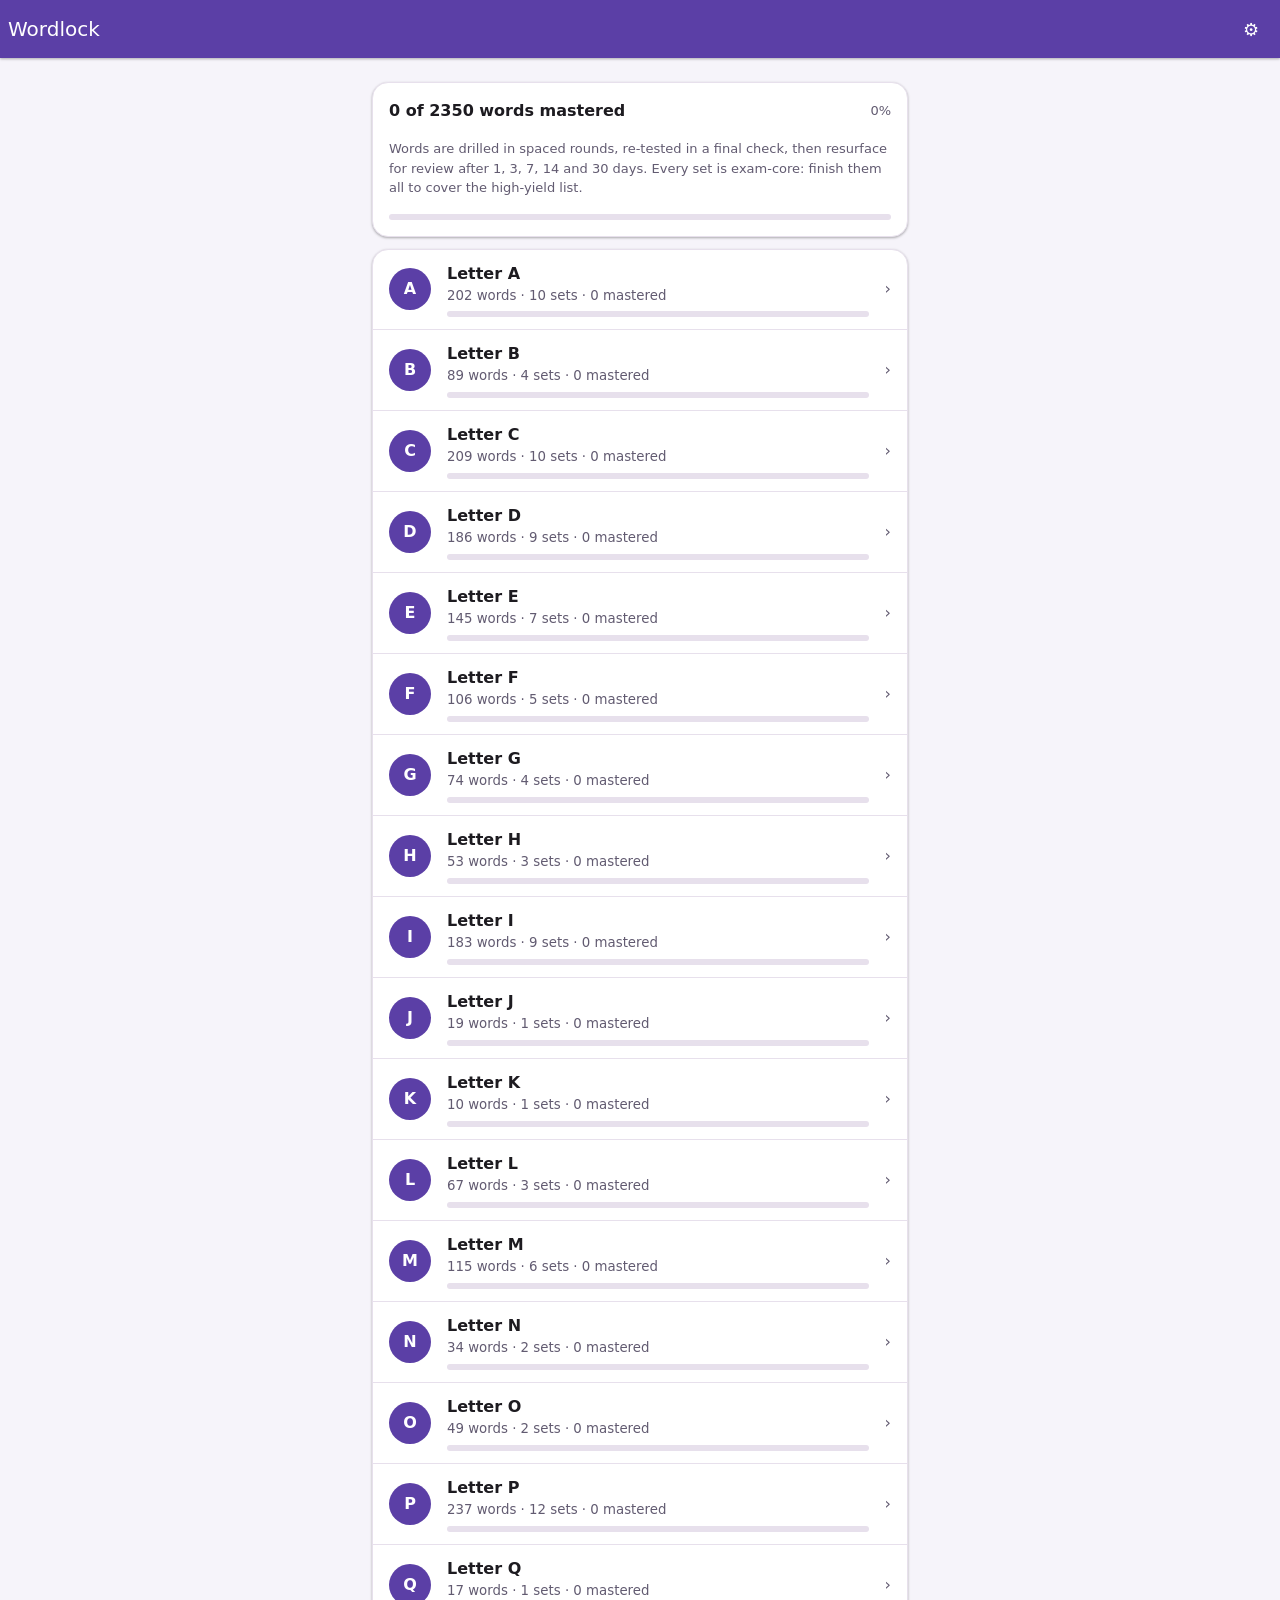
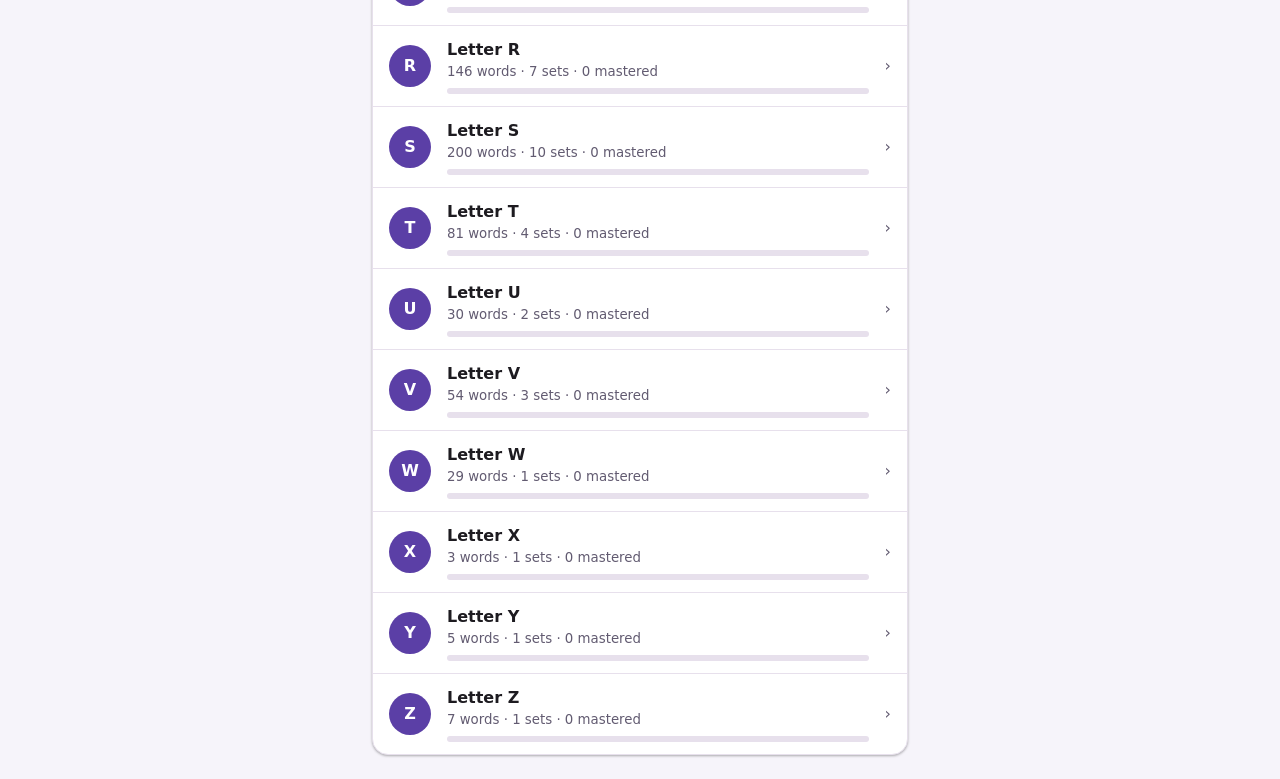
<file: wordlock/index.html>
<!DOCTYPE html><html lang="en"><head><meta charset="utf-8"><meta name="viewport" content="width=device-width,initial-scale=1"><title>Wordlock — Exam Vocabulary</title>
<style>
:root{--bg:#f6f4fa;--c:#fff;--hd:#5b3fa6;--hdt:#fff;--t:#1d1b20;--m:#625b71;--a:#5b3fa6;--at:#fff;--b:#e7e0ec;--ok:#1b7f55;--okb:#dff3e8;--no:#b3261e;--nob:#f9dedc;--el:0 1px 3px rgba(0,0,0,.2),0 1px 2px rgba(0,0,0,.12)}
[data-theme=dark]{--bg:#111214;--c:#1b1c1f;--hd:#1b1c1f;--hdt:#ececec;--t:#ececec;--m:#9a9ca3;--a:#4fd1a5;--at:#06231a;--b:#2b2d32;--ok:#4fd1a5;--okb:#15302a;--no:#f27878;--nob:#34201f;--el:none}
[data-theme=black]{--bg:#000;--c:#0b0b0c;--hd:#0b0b0c;--hdt:#e8e8e8;--t:#e8e8e8;--m:#8d8f96;--a:#4fd1a5;--at:#06231a;--b:#1f2024;--ok:#4fd1a5;--okb:#0f2a23;--no:#f27878;--nob:#2b1717;--el:none}
[data-theme=paper]{--bg:#efe6d0;--c:#fbf6e9;--hd:#5b4636;--hdt:#fbf6e9;--t:#2e2418;--m:#7d6c58;--a:#8a5a2b;--at:#fff;--b:#e4d8bb;--ok:#3f7d4e;--okb:#e2edd9;--no:#b8432f;--nob:#f6e0d8}
*{box-sizing:border-box}body{margin:0;background:var(--bg);color:var(--t);font:16px/1.5 Roboto,"Segoe UI",system-ui,sans-serif}
button{position:relative;overflow:hidden;font:inherit;-webkit-tap-highlight-color:transparent}
.hd{position:sticky;top:0;z-index:5;background:var(--hd);color:var(--hdt);height:58px;padding:0 8px;display:flex;align-items:center;justify-content:space-between;gap:8px;box-shadow:var(--el)}.hd b{font-size:20px;font-weight:500}
.hd button,.link{background:none;border:0;color:inherit;font-size:18px;cursor:pointer;min-width:42px;height:42px;border-radius:50%;padding:0 8px}.link{color:var(--a);font-size:16px;border-radius:8px}.hd .sm{padding-right:10px}
.wrap{max-width:560px;margin:0 auto;padding:12px}.m{color:var(--m)}.sm{font-size:13px}
.sheet,.card{background:var(--c);border-radius:16px;box-shadow:var(--el);border:1px solid var(--b);overflow:hidden;margin:12px 0}.card{padding:0}.card>.row,.card>.m,.card>textarea{margin:16px}
.li{display:flex;align-items:center;gap:16px;width:100%;padding:12px 16px;background:none;border:0;border-bottom:1px solid var(--b);text-align:left;color:var(--t);cursor:pointer}.li:last-child{border:0}.li:hover{background:var(--bg)}
.av{flex:none;width:42px;height:42px;border-radius:50%;background:var(--a);color:var(--at);display:grid;place-items:center;font-weight:700}.av.dn{background:var(--ok);color:#fff}
.tx{flex:1;min-width:0}.tx small{display:block;color:var(--m)}.bar{display:block;height:6px;background:var(--b);border-radius:9px;overflow:hidden;margin-top:6px}.bar i{display:block;height:100%;background:var(--ok);transition:width .3s}
.top{text-align:center;padding:14px;border-bottom:1px solid var(--b)}.tt{font-weight:700;color:var(--m)}.ss{font-size:13px;color:var(--m)}
.word{font-size:30px;font-weight:800;padding:20px 20px 14px;display:flex;align-items:center;gap:10px}.word i{font-size:14px;font-weight:400;color:var(--m)}
.opt{display:flex;align-items:flex-start;gap:14px;width:calc(100% - 28px);margin:10px 14px;text-align:left;background:var(--c);border:2px solid color-mix(in srgb,var(--m) 35%,var(--c));border-radius:14px;color:var(--t);padding:14px 16px;cursor:pointer;font-size:17px;line-height:1.5;font-weight:500}
.opt:hover,.opt:focus-visible{border-color:var(--a);background:color-mix(in srgb,var(--a) 10%,var(--c))}.sheet .opt:last-child{margin-bottom:16px}
.ol{flex:none;width:30px;height:30px;border-radius:50%;background:var(--a);color:var(--at);display:grid;place-items:center;font-weight:700;font-size:15px}.ot{flex:1;overflow-wrap:anywhere}
.ban{padding:12px 20px;text-align:center}.ban b{display:block;font-size:18px}.ban.ok{background:var(--okb);color:var(--ok)}.ban.no{background:var(--nob);color:var(--no)}
.ln{padding:12px 20px;border-top:1px solid var(--b)}.ln.ok{color:var(--ok);font-weight:600}.ln.no{color:var(--no)}.ex{padding:4px 20px 14px;font-style:italic;color:var(--m)}.ex b{color:var(--t)}
.chips{padding:0 20px 14px}.chip{display:inline-block;background:var(--bg);border:1px solid var(--b);border-radius:8px;padding:2px 10px;margin:2px 4px 2px 0;font-size:13px}
.prog{padding:14px 20px;border-top:1px solid var(--b)}.next,.btn{display:block;width:100%;border:0;background:var(--a);color:var(--at);font-weight:500;letter-spacing:.04em;padding:16px;cursor:pointer}.btn{border-radius:24px;margin:12px 0 0}.btn.g{background:var(--bg);color:var(--t)}
.row{display:flex;justify-content:space-between;align-items:center;gap:10px}.set{padding:14px 16px;border-bottom:1px solid var(--b)}
select,textarea{background:var(--bg);color:var(--t);border:1px solid var(--b);border-radius:8px;padding:6px;font:inherit}textarea{width:calc(100% - 32px);min-height:80px;font:12px monospace}.card>.btn{width:calc(100% - 32px);margin:12px 16px}
.li.sp{background:color-mix(in srgb,var(--a) 9%,var(--c));box-shadow:inset 4px 0 0 var(--a)}.bg{font-size:11px;font-weight:700;letter-spacing:.06em;color:var(--a);border:1px solid var(--a);border-radius:6px;padding:1px 6px;margin-left:8px;vertical-align:middle}
.rip{position:absolute;border-radius:50%;background:currentColor;opacity:.2;transform:scale(0);animation:rp .6s ease-out;pointer-events:none}@keyframes rp{to{transform:scale(1);opacity:0}}
</style></head><body><div id="app"></div><script>
const $=document.getElementById('app'),DM='https://api.datamuse.com/words',FD='https://api.dictionaryapi.dev/api/v2/entries/en/';
const ld=(k,d)=>{try{return JSON.parse(localStorage.getItem(k))??d}catch(e){return d}};
const sv=()=>{try{localStorage.setItem('wl3',JSON.stringify(S))}catch(e){}};
let S=Object.assign({m:{},st:{},info:{},cfg:{}},ld('wl3',{}));
const DF={theme:'light',xtra:0,gap:'normal',cap:500,band:'hard',streak:3,size:20,td:1,ts:1,ta:1,sp:0};let C=Object.assign({},DF,S.cfg);
const th=()=>document.documentElement.dataset.theme=C.theme=='auto'?(matchMedia('(prefers-color-scheme:dark)').matches?'dark':'light'):C.theme;th();
const WL=`a abandon abate abdicate aberration abhor abject abrupt absolve abstain abstruse acquiesce acrimony adamant adept admonish adroit adulation affable affluent alacrity alleviate aloof altruism ambiguous ameliorate amiable anomaly apathy appease arbitrary arduous ascertain assuage astute audacious austere aversion amenable antipathy ascetic aberrant abjure attenuate avarice abeyance amalgamate assail anomalous augment approbation acme artless apocryphal apostate assiduous anodyne aver abscond arcane amorphous anachronism acumen apprise auspicious abysmal ascribe ambivalent archetype aphorism animosity axiom augury abrogate apotheosis askance abstemious acerbic ascendancy avaricious amicable astringent abet apogee affectation accede apposite animus apropos anachronistic antithetical alchemy ardor apprehension accolade anoint alienate amortize apologist allege ardent anathema accretion aerie allay assent abut amalgam artful aghast artifice avert accentuate appreciable anemic antic antagonize autocratic analgesic antithesis amulet asunder aplomb adventitious arrant agitate append alcove acrimonious armada arbitrate assay actuate avocation apathetic audacity amuck abridge ambivalence ambrosia abreast adage abound avuncular aquiline affront anesthetic abrasive acrid acclaim annul adjudicate aesthete arbiter ancillary altruistic amorous adherent assimilate axiomatic amalgamation automate afflict assertive auspices analgesia aseptic aggravate ambience allusion antecedent appellation apothecary atone amity addendum allude aspirant agrarian anecdote antidote arboreal antediluvian accost acolyte acquisitive allusive askew adjourn awry aloft allure acclimate adversary amble aspersions abbreviate agog argot arrhythmic amphitheater arboretum antiseptic
b banal belligerent benevolent benign bewilder blatant bolster brevity brittle bucolic burgeon bustle barren blithe belie burnish buttress brazen boorish bombastic besiege baleful bromide bridle beneficent beatific bilious balk bereft bombast bellicose banish blight bane boor beguile bristle boisterous browbeat bevy bilk bonhomie bifurcate besmirch beseech belittle begrudge bluster bemoan bravado bulwark buoyant brooch bequeath bauble bate brawn bestow bawdy bandy bouillon blanch berate bullion buxom broach broadside banality brandish belabor belfry buffoon blemish bungle behoove bedlam babble bygone burlesque blurt blunder ballast bigot brisk bulge braid balm behooves blazon
c cacophony candid capricious castigate censure circumspect clandestine coerce cogent complacent concise condone conspicuous contemptuous copious corroborate credulous cryptic cumbersome cursory callous catalyst compassion craven contrite coalesce caustic cavalier curmudgeon confound calumny construe chicanery commensurate connoisseur chagrin capitulate concomitant chastise credence cajole conundrum canard circumscribe conciliatory churlish cede charlatan consummate choleric crescendo circumvent countermand conciliate cataclysm callow conducive consecrate contrive converge chauvinist crestfallen cabal corpulent conflagration convivial covet chivalrous cower culpable coda compendium congenial coagulate commiserate cathartic cornucopia countenance coterie culminate chauvinism confer caprice clarion confluence conscientious congeal conspire corollary clemency cacophonous collude coffer chaff categorical coax cartographer credulity constraint chide chortle celerity canto conceit carrion conjugal corporeal crevice cognate curtail contusion caricature contravene comport cohere codicil concur conversant crystallize convalesce credo cleave connotation collation crone conjure cantankerous comity coiffure careen canonize candor contiguous correlate coercion coddle culpability chimera contrition commendable creditable complicit conflate coterminous canny cordial consternation clamor compel chauvinistic clamber croon cognizant convalescent clamorous centrifuge consequential contaminate chasm crass carnal compress consonant chameleon corrosive cipher cessation convex constrict compunction coquette convulsion connote censorious cataclysmic conjectural contretemps condolence coercive canvass combustible cistern congruent confine cartography cleft camaraderie callus concave crux complacency calligraphy clasp counterpoint cordon clique circuitous clot crafty colander clout clinch contextualize covetous cavil commodious coeval cherubic conveyance
d dearth debase decorum deference deleterious demur denigrate deride despondent destitute deter diffident digress diligent discern disparage dissent diverse dogmatic dormant dubious docile didactic disseminate dilettante dupe delineate disingenuous disabuse dissemble diatribe disparate desultory dirge dilatory debunk derelict discrepancy dispassionate dissonance deign dyspeptic dichotomy dictum daunt divulge discursive denouement droll despot defray doctrinaire divest duplicity distill devolve disenfranchise diffidence discordant diffuse diurnal demagogue deflect diaphanous depose decry duress deify debacle demure denote dissipate denounce dolorous deft diminutive dovetail desecrate distaff debonair decorous diverge dither dingy draconian dapper diabolical dais demean delve dulcet doggerel disgorge dutiful distort decipher disconsolate deprecate dispensation demonstrative dilate delicacy dogma degrade doleful depravity decadence dint dormer disembark dregs debutante diadem dote dawdle dotage depredation discernible deviate distraught defer doughty dictatorial deferential derisive decimation discretionary demoralize doff demonstrable deduce disillusion deface dissident dispense dowdy digression derision decimate despotic dalliance demarcate diabolic decadent deportment dynamo decrepit domicile deplete dwindle dissuade drudgery deluge dissension depreciate deplore ductile dilute dehydrate decibel duplicitous disentangle detente drivel disengage dabble defile doze deadpan delirium disarray douse dyslexia dour doldrums detain dolt dismantle dank dissolute dexterous decant demotic delimit disinclination debilitate
e eccentric eclectic efface eloquent elusive embezzle emulate enigma ephemeral equivocal erudite esoteric euphemism exacerbate exonerate expedient extol evade eminent endeavor eradicate engender eschew elicit ebullient effrontery equivocate evanescent egregious exorbitant estimable espouse elucidate extraneous embellish exasperate elegy equanimity enumerate exegesis exigent efficacious eulogy extrapolate errant edify exalt ersatz enmity enjoin extemporaneous exhort exigency embroil enthrall elude epicure evasive entreat ennui ethereal encomium explicate extant epigram effigy exemplar exponent egalitarian entice euphoria extort effete expiate exemplify enormity endow erroneous erstwhile ensue edifice exuberant erode expound ellipsis embryonic expunge emollient expatriate expedite edict evoke eugenic execrable effervescent enigmatic effusive epiphany estrange egotist entomology emissary encroachment exertion echelon extrapolation elysian enclave erudition excise effervescence emetic emolument emend exorcise epitome empathetic empiricism elegiac egress epistolary encroach eloquence episodic epitaph epithet extricate epilogue egoism encompass emancipate evince engross euphoric exploitative enchant encyclopedic elitist explicable exude elliptical embroider enunciate exult exuberance
f facile fallacy fastidious feeble feign fervent fickle flagrant flourish fortuitous frugal futile fraught fugitive facetious fractious furtive fawn foment fallacious fatuous fallow forestall fecund frivolous felicitous flout fulminate foolhardy fervid frustrate flippant frenetic firebrand factitious fervor fathom flounder fortitude fallible feckless fracas fetid florid forsake forthright flamboyant figurative frugality fresco fete fanciful frieze forlorn ferret fissure fabricate functionary fray fitful foist foppish finesse forebear falter fester flail flay finicky fanfare flotsam fret filch fulcrum filibuster fluctuate feint forbearance fluke finagle flotilla frailty forte forswear fortify furnish foreshadow fungible forbear frigid fictitious figurine faze flinch flaccid fanatical filigree fussy furor forage flit frail feral frond fetter fluster
g garrulous gregarious gullible guile genial gratuitous grueling gist grandiose glib grovel goad germane gauche galvanize gouge glower gaffe gambol gradation genteel gossamer gratis glut gerrymander grievous gibe guileless glean garish gambit guffaw gusto granary grapple gratify gumption gaunt gusty gruel gentry gawk gentility gustatory gawky gestate grievance gripe grouse gird grandstand grotto grimace gestation gait grandeur giddy grotesque glutinous gourmand glum gush gaudy gobble gargantuan gloat goosebumps gust glutton gild grate glossary galley glaze
h haughty hackneyed hapless harbinger hostile hypocrisy hamper heretic hinder humble harangue halcyon hoary hyperbole hegemony hoodwink histrionic humdrum hubris hodgepodge haphazard heyday hermetic hedonist heretical heterogeneous homogeneous hauteur headlong husbandry horde heterodox hermitage haggle hubbub homespun hurtle hobble hamstrung humiliate headstrong harrow herculean hearken hoard heinous harass hedonism heady hallucination hone hovel herpetologist
i idle illicit immaculate impartial impetuous implicit inane incessant indigent indolent inept innocuous insipid intrepid irate irascible impeccable imminent inevitable impede ignominy incite integrity implacable immutable imperturbable inundate inimical invidious intransigent iconoclast inchoate idiosyncrasy ingenuous itinerant impervious invective ingratiate impugn incorrigible inscrutable insular incipient impecunious ignominious impertinent intractable impair imperious ignoble impute iconoclastic inveterate inure impudent indignant insinuate illusory inexorable ineffable imbibe incongruous inculcate inert impassive inclement inimitable inadvertent insidious imbroglio incredulous indefatigable incisive insolent ineluctable itinerary industrious incongruity irksome implode impermeable interregnum ingrate infallible incendiary insurrection impious ingenuity iniquity indict inquisitive imprudent idolatry impasse imbue inviolate incense interminable incandescent insurgent interdict impiety implausible impregnable inviolable inarticulate immaterial investiture implicate irrevocable irrefutable insolvent inequity internecine insolence improvise infest impel impetus impolitic inflammable insensible invocation indemnify impediment impart ingenue insularity iniquitous interpolate imposture indiscriminate insufferable intimation inanity insouciance imperil invigorate impenetrable irreverent indomitable invulnerable impunity inopportune intelligible ironclad indeterminate inordinate idyllic imposition idiosyncratic inborn indignation infer intermediary inerrancy indelible instigate interrogate inanimate impotent indulgent impromptu intangible incinerate introspection idolatrous intemperance isthmus inasmuch inalienable incursion incarnate incriminate inaugurate incantation interplay idyll inquest infiltrate indoctrinate iridescent intrude
j jaded jovial jubilant judicious jeopardy jocular juxtapose jingoism jettison jargon jaundice juggernaut jibe junket jeopardize juncture jest jaunty jabber
k kindle keen knack kudos knell knoll kowtow knead knotty knave
l laconic languid laud lavish lethargic loquacious lucid lucrative lenient listless lament levity lampoon limpid lugubrious libertine latent laudable lachrymose largess lassitude luminous loath languish leery licentious lull largesse lacerate lode luminary laborious levee lascivious lackluster litany libretto larder loathe luxuriant laggard lancet lout lambast lurid livid liberate lapidary lexicography larceny lustrous lithe lien leaven lexicographer languor lumen lurk limber lubricate layperson loll laudatory labile lank liquidate leniency
m magnanimous malevolent malign meager meticulous mitigate mundane munificent myriad mediocre meander modest morose multifarious mutiny malleable misanthrope mercurial mollify mendicant miscreant myopic mordant maudlin magisterial modicum martinet mendacity moribund mendacious mawkish miser magnate macabre malodorous makeshift moot molt malfeasance misconstrue maladroit maelstrom mirth missive mellifluous mores monastic misnomer modish magnanimity meteoric mettle mite morbid malcontent malady moratorium mesmerize monotony monotonous malaise misogynist melee microcosm mediate maunder matriarch maul mote madrigal mercenary mien mortify morph metamorphosis metaphysical melange milieu meritocracy morass momentary misanthropic machinations mongrel mishap minion motley momentous migratory medley mirage metamorphose meritorious metaphorical marginalize mutter mire monochromatic murmur mimicry minuscule methodical masquerade mime murky metrical marsupial mangle mingle mangy minutia matriculate multiplicity muddle matinee
n nadir naive nefarious nonchalant novice noxious notorious nurture nuance neophyte nascent nettle neologism negate nonentity nebulous natty nicety nihilist nostrum notoriety narcissist nimble nullify nihilism numismatic neutralize nondescript nocturnal numinous negation nepotism normative nontrivial
o obdurate oblivious obscure obsolete obstinate ominous opulent ostentatious oust overt obsequious onerous omniscient obviate officious opprobrium occlude obtuse oblique ornate odious outstrip ostensible obfuscate ostracize overwrought occult opine odium opulence oscillate outlandish oratorio oration ordain obeisance overshadow offhand omnipresent olfactory oppress obstructionist obliterate opportune overture omniscience ostracism ornery outwit
p pacify paradox pedantic penchant perfidy pernicious placid pragmatic prodigal profuse prudent pugnacious pensive perilous perplex pious plausible precarious prevalent prolific pristine propitious procrastinate phlegmatic placate platitude perfunctory probity propriety propensity paragon precipitate presumptuous pithy paucity petulant proliferate profligate proclivity prosaic puerile parsimonious panache philistine predilection polemical plethora perfidious prodigious peruse pundit patronize punctilious pariah peripatetic panegyric proscribe plucky panacea precocious pejorative permeate plummet pungent ponderous perspicacious palatial pallid parochial posit pusillanimous prattle pith prescience peremptory pastiche penury polemic palatable poignant proselytize preclude puissant propagate precipitous piquant proletarian preempt perpetuate polarize picayune preternatural potentate pliant politic penitent preamble parley polyglot ploy perquisite perpetrate presumption prescient provident pittance promulgate pillory perturb phalanx paradoxical prophetic pretentious primacy profusion proponent protean providential plumb pall pique patrician parable pedagogue pecuniary peevish portentous pervade postulate prude pucker paean preen pilfer palimpsest pillage philology promiscuous purport paraphernalia philanthropist plebeian palpable poignancy prodigy pendulous plenitude pontificate prologue plutocracy palaver progenitor polity pontifical pinion pert precept pacifist piety partiality pummel peon pugilist plasticity poise predicament prurient portend pomposity preemptive prohibitive pretense powwow pyrrhic pare peddle passe proficient precis perspicacity personable prune plaintive pomp posthumous pedagogical penumbra profundity parenthetical pompous pedagogy puissance parlance precipice pandemonium prostrate persevere paraphrase pseudonym protrude preposterous prolong presage pedant perforate paroxysm polymath paradigmatic penultimate puny preeminent presumptive potable permeable paltry patina pliable profane pathogenic pessimism pestle primordial panoramic prod pore podiatrist privation pulverize parsimony plagiarize piebald poseur pachyderm philatelist paleontology pauper piecemeal
q quaint quell querulous quixotic quarrel quiescent quotidian quandary quibble quail qualm quip quaff quash quagmire quench quack
r rancor rebuke recalcitrant reclusive refute relinquish reproach reticent rescind resilient reverent rhetoric robust rudimentary ruthless rampant reluctant repudiate recondite relegate redoubtable refractory reprobate restive replete recluse ribald raconteur redress recant remiss rankle rococo rejoinder repast rile renege rakish respite remuneration requite raiment renounce recourse remonstrate repose resurgent rend ruminate repugnant raucous remedial retract rubric rampart retort retinue rapt reactionary redolent retrench ravenous reprisal rapprochement ravel ratify raze revelry resonant ruse renegade recrimination roil reprehensible relent reiterate remission rapacious resolute revere rife revulsion reprise reverie rebus rout retaliate refectory retentive roseate rhapsody ravage replenish rigor retainer recapitulation regress rebut rationalism rancorous recapitulate repercussion ramification rectify restitution refine readjustment rationalize resurrect reactant repress reciprocate recuperate reprieve resplendent rehabilitate repulse renovate retrograde rabid ration repel requisite revoke rebuff regimen repartee rectitude rivulet ramble rustle recidivism rickety raspy repute resuscitate rabble rostrum resourceful recumbent ramshackle rapport raffle revamp runic reprove
s sagacious sanguine scant scrupulous serene shrewd skeptical solemn sporadic stoic stringent superfluous surreptitious sycophant sever sluggish sincere subtle succinct sullen spurious squander stagnant stern stupor strife supple specious stolid soporific sinecure supplant salubrious surfeit supercilious solicitous subside salient satiate sanctimonious spendthrift stymie sardonic sordid stipulate stentorian sentient subversive subterfuge supersede schism saturnine staid semblance squalid secrete skittish shard savor stalwart steadfast spurn stricture sinuous sonorous substantiate squelch skeptic sophistry somnolent spate savant slake stratum sedition scintilla subsume stanch symbiosis strut soliloquy salutary sacrosanct sportive serendipity snub sartorial sobriquet subvert subjugate scabbard stifle stipend saturate staunch stasis seraphic scoff scrutinize sate succor syllogism slapdash simper subservient sleight synoptic seethe swerve stratagem solicitude striate squalor shirk squeamish sluice sultry sherbet sextant subaltern sublimate spangle subliminal stanza somber supine scurvy somatic supposition synchronous snide schadenfreude simulacrum stupendous surmise sibilant sadistic surmount stingy swindle scorn stevedore stigmatize sundry sedate sonnet squabble sumptuous sequester skirmish solder sedentary seduce solace scurrilous sidereal salve shrill serendipitous skullduggery slothful spearhead smother scorch splice strident stockade submerge savory suture scion shackle smirk stickler solemnity scrappy serpentine skimp scowl subtlety sloth spoof stammer stench saccharine sunder servile seine septic shun seminal saunter stodgy sere superimpose sapient slipshod stipple seamy sensuous
t taciturn tenacious tenuous timid transient trepidation trite truculent tranquil tedious thrifty tardy tangible turbulent trenchant turgid tirade tacit tortuous tractable torpor tyro tawdry turpitude tout timorous temerity transitory tendentious travesty tact tantamount transgression terse tarnish tempestuous tangential temperance turbid toady travail tenable tome thwart truncate testator transmute tumult tribulation thrall tutelage throng telltale threadbare torpid tepid transcend troth tureen tantalize torrid trappings tarry teem tangent toil triumvirate tenacity taut theocracy terminus translucent tautology tinge tether talon testy talisman tumultuous tactile tantrum
u ubiquitous unanimous unscrupulous urbane usurp utopian unkempt uncouth umbrage underscore unconscionable untenable untoward unimpeachable usury ulterior unequivocal unctuous unassailable unanimity unction unflappable underwrite unviable unnerve upshot unearth utilitarian undercut understate
v vacillate vague valiant venerate verbose vex vigilant vindicate virulent vivid volatile vulnerable vigor vengeance vociferous voluble veracity veritable viscous vitiate vestige vilify verisimilitude venial vitriolic vacuous virtuoso vapid voracious vanquish verdant vexation vitriol vehement vicarious veneer venality vindictive virago visage vassal venal venerable vivacious vacate vainglorious vestment verve vernal vintner valor volition verbatim vertigo
w wane wary whimsical wily wrath wither waive wretched wanton winsome whet wheedle welter wistful wraith wreak wrangle whorl whittle welt willful warble waft woeful waver winnow wayward whitewash wastrel
x xenophobia xenial xenophobic
y yearn yield yoke yeoman yokel
z zealous zenith zephyr zany zealot zeal zeitgeist`,W={};WL.split('\n').forEach(l=>{const[a,...r]=l.split(' ');W[a]=r});
const esc=s=>String(s).replace(/[&<>"]/g,c=>({'&':'&amp;','<':'&lt;','>':'&gt;','"':'&quot;'}[c]));
const shuf=a=>{a=a.slice();for(let i=a.length-1;i>0;i--){const j=Math.random()*(i+1)|0;[a[i],a[j]]=[a[j],a[i]]}return a};
const q=async u=>{try{const r=await fetch(u);return r.ok?await r.json():[]}catch(e){return[]}};
const uq=a=>[...new Set(a.map(x=>String(x).toLowerCase()).filter(x=>/^[a-z-]+$/.test(x)))];
async function info(w){if(S.info[w])return S.info[w];const j=await q(FD+w),e=Array.isArray(j)?j[0]:null,o={d:'',p:'',e:'',s:[],a:[],au:''};
 if(e){const ms=e.meanings||[];if(ms[0]){o.p=ms[0].partOfSpeech;o.d=ms[0].definitions[0].definition}
  o.s=ms.flatMap(m=>[...(m.synonyms||[]),...m.definitions.flatMap(d=>d.synonyms||[])]);o.a=ms.flatMap(m=>[...(m.antonyms||[]),...m.definitions.flatMap(d=>d.antonyms||[])]);
  o.e=(ms.flatMap(m=>m.definitions).find(d=>d.example)||{}).example||'';o.au=((e.phonetics||[]).find(p=>p.audio)||{}).audio||''}
 if(o.s.length<3||o.a.length<1||!o.d){const[s,a,d]=await Promise.all([q(`${DM}?rel_syn=${w}&max=6`),q(`${DM}?rel_ant=${w}&max=4`),o.d?[]:q(`${DM}?sp=${w}&md=d&max=1`)]);
  o.s.push(...s.map(x=>x.word));o.a.push(...a.map(x=>x.word));const df=d[0]&&d[0].defs&&d[0].defs[0];if(df){o.d=df.split('\t')[1];o.p=({n:'noun',v:'verb',adj:'adjective',adv:'adverb'})[df.split('\t')[0]]||''}}
 o.s=uq(o.s).filter(x=>x!=w).slice(0,6);o.a=uq(o.a).filter(x=>x!=w).slice(0,4);if(o.d)S.info[w]=o;return o}
const shell=(h,b)=>{$.innerHTML=`<div class="hd">${h}</div><div class="wrap">${b}</div>`;scrollTo(0,0)};
const BANDS={easy:[3,80],mid:[1.5,20],hard:[.1,2],exam:[.05,1]},MEM={},P=l=>MEM[l]||(MEM[l]=ld('wp'+l,null));
const BAD=/plural of|past tense|past participle|participle of|alternative (form|spelling)|variant (of|spelling)|misspelling|abbreviation|surname|given name|a town|a city|a river|capital of|a genus/i;
const words=l=>{const cur=W[l]||[],cs=new Set(cur),[lo,hi]=BANDS[C.band];return[...cur,...(C.xtra?P(l)||[]:[]).filter(x=>!cs.has(x[0])&&x[1]>=lo&&x[1]<=hi).sort((a,b)=>b[1]-a[1]).map(x=>x[0])].filter(w=>!SK.has(w)).slice(0,C.cap)};
async function ensure(l){if(P(l))return;shell(`<b>Building letter ${l.toUpperCase()}</b>`,`<div class="card"><div class="m">Fetching more words from the free Datamuse API (one-time, then cached).<div class="bar"><i id="pg" style="width:4%"></i></div></div></div>`);
 const jobs=[...'abcdefghijklmnopqrstuvwxyz'].map(x=>`${DM}?sp=${l}${x}*&md=df&max=300`),m=new Map();let n=0;
 await Promise.all(jobs.map(async u=>{(await q(u)).forEach(o=>{if(!/^[a-z]{5,14}$/.test(o.word)||!o.defs||!o.defs.some(d=>!BAD.test(d)))return;const f=+((o.tags||[]).find(t=>t[0]=='f')||'f:0').slice(2);if(f>=.05&&f<=80)m.set(o.word,[o.word,f])});const g=document.getElementById('pg');if(g)g.style.width=++n/jobs.length*100+'%'}));
 const a=[...m.values()].sort((x,y)=>y[1]-x[1]).slice(0,2000);MEM[l]=a;if(a.length>50)try{localStorage.setItem('wp'+l,JSON.stringify(a))}catch(e){}}
const sets=l=>{const w=words(l),o=[];for(let i=0;i<w.length;i+=C.size)o.push(w.slice(i,i+C.size));if(o.length>1&&o[o.length-1].length<C.size/2)o[o.length-2].push(...o.pop());return o};
const lk=w=>S.m[w],pct=(a,b)=>b?a/b*100:0;
const cl=x=>String(x).replace(/^\((?:in|di)?transitive\)\s*/i,''),INT=[1,3,7,14,30,60],GAP=[5,9,15,24],GM={tight:.7,normal:1,wide:1.6};
const due=w=>{const m=S.m[w];return m&&m.t&&Date.now()>m.t+INT[Math.min(m.l||0,5)]*864e5};
let SK=new Set(S.sk||[]);const mig=()=>{for(const w in S.m)if(S.m[w]===1)S.m[w]={l:0,t:Date.now()}};mig();
const mk=o=>{const q=Object.assign({st:{},dn:{},first:{},seen:{},lapsed:{},cur:null,step:0,phase:'learn',miss:[],rt:null,fq:[],qu:[],last:null,need:C.streak},o);
 o.ws.forEach(w=>{const p=S.st[w]||{};q.st[w]={n:p.n||0,lap:p.lap||0,c:o.rv?0:Math.min(p.c||0,q.need-1)};if(!o.rv&&lk(w))q.dn[w]=1});
 if(o.rv)q.qu=shuf(o.ws);else{const U=shuf(o.ws.filter(w=>!q.dn[w]&&!q.st[w].n)),R=o.ws.filter(w=>!q.dn[w]&&q.st[w].n).sort((a,b)=>q.st[a].c-q.st[b].c||q.st[b].lap-q.st[a].lap);
  while(U.length||R.length){if(R.length)q.qu.push(R.shift());for(let k=0;k<2&&U.length;k++)q.qu.push(U.shift())}}return q};
function home(){Q=null;const dueN=Object.keys(S.m).filter(due).length,Ls=Object.keys(W),T=Ls.map(words),all=T.flat(),k=all.filter(lk).length;
 shell(`<b>Wordlock</b><button onclick="settings()">⚙</button>`,`<div class="card"><div class="row"><b>${k} of ${all.length} words mastered</b><span class="m sm">${Math.round(pct(k,all.length))}%</span></div><div class="m sm">Words are drilled in spaced rounds, re-tested in a final check, then resurface for review after 1, 3, 7, 14 and 30 days. ${C.xtra?'Extra API words load per letter on first open.':'Every set is exam-core: finish them all to cover the high-yield list.'}</div><div class="bar" style="margin:0 16px 16px"><i style="width:${pct(k,all.length)}%"></i></div></div>${dueN?`<div class="card"><button class="li" onclick="review()"><span class="av">↻</span><span class="tx"><b>Spaced review</b><small>${dueN} mastered word${dueN>1?'s':''} due for a recall check</small></span><span class="m sm">START</span></button></div>`:''}
 <div class="card">${Ls.map((l,i)=>{const w=T[i],n=w.filter(lk).length,got=P(l);return`<button class="li" onclick="letter('${l}')"><span class="av ${n&&n==w.length?'dn':''}">${l.toUpperCase()}</span><span class="tx"><b>Letter ${l.toUpperCase()}</b><small>${(got||!C.xtra)?`${w.length} words · ${sets(l).length} sets · ${n} mastered`:`${w.length} curated ★ · tap to load up to ${C.cap}`}</small><span class="bar"><i style="width:${pct(n,w.length)}%"></i></span></span><span class="m">›</span></button>`}).join('')}</div>`)}
async function letter(l){if(C.xtra)await ensure(l);const ss=sets(l),cs=W[l]||[];
 shell(`<button onclick="home()">←</button><b>Letter ${l.toUpperCase()}</b><span class="sm">${words(l).length} words</span>`,`<div class="card">${ss.map((s,i)=>{const n=s.filter(lk).length,d=n==s.length,sp=cs.includes(s[0]);return`<button class="li${sp?' sp':''}" onclick="start('${l}',${i})"><span class="av ${d?'dn':''}">${d?'✓':i+1}</span><span class="tx"><b>Set ${i+1}</b>${sp?'<span class="bg">★ EXAM CORE</span>':''}<small>${s.length} words · ${n} mastered</small><span class="bar"><i style="width:${pct(n,s.length)}%"></i></span></span><span class="m sm">${d?'REDO':n?'CONTINUE':'START'}</span></button>`}).join('')}</div>`)}
let Q=null;
async function start(l,i){let ws=sets(l)[i];shell(`<b>Loading set…</b>`,`<div class="card">Fetching definitions, synonyms and examples from the free Dictionary and Datamuse APIs. This only happens once per word.</div>`);
 if(ws.every(lk))ws.forEach(w=>{delete S.m[w];if(S.st[w])S.st[w].c=0});
 const pad=ws.length<8?shuf(Object.values(W).flat().filter(w=>!ws.includes(w))).slice(0,8):[];
 await Promise.all([...ws,...pad].map(info));sv();const ok=w=>S.info[w];ws=ws.filter(ok);
 if(ws.length<2)return shell(`<button onclick="home()">← Letters</button><b>Offline?</b><span></span>`,`<div class="card">Couldn't reach the dictionary APIs. Open this file with internet access (a local file or any host works) and try again.</div>`);
 Q=mk({l,i,ws,dp:[...ws,...pad.filter(ok)]});next()}
async function review(){const w0=Object.keys(S.m).filter(due).sort((a,b)=>S.m[a].t-S.m[b].t).slice(0,20);if(!w0.length)return;
 shell(`<b>Loading review…</b>`,`<div class="card"><div class="m">Fetching word data…</div></div>`);
 const pad=shuf(Object.values(W).flat().filter(w=>!w0.includes(w))).slice(0,8);await Promise.all([...w0,...pad].map(info));sv();const ok=w=>S.info[w],ws=w0.filter(ok);if(ws.length<2)return home();
 Q=mk({l:'a',i:0,ws,dp:[...ws,...pad.filter(ok)],rv:1,need:1});next()}
function build(w,t){const I=S.info[w],oth=Q.dp.filter(x=>x!=w).map(x=>S.info[x]);let ans,d;
 if(t=='d'){ans=cl(I.d);d=[...new Set(shuf(oth).sort((a,b)=>(b.p==I.p)-(a.p==I.p)).map(x=>cl(x.d)))].filter(x=>x!=ans).slice(0,3)}
 else{const own=t=='s'?I.s:I.a,trap=(t=='s'?I.a:I.s)[0],ex=[...I.s,...I.a,w];ans=own[Math.random()*Math.min(3,own.length)|0];
  d=[...(trap?[trap]:[]),...uq(shuf(oth.flatMap(x=>x.s.concat(x.a)))).filter(x=>!ex.includes(x))].slice(0,3)}
 return d.length<3?null:{ans,opts:shuf([ans,...d])}}
function ask(w){const q=Q,I=S.info[w],s=q.st[w],av=['d','s','a'].filter(k=>C['t'+k]&&(k=='d'||I[k].length)),L=av.length?av:['d'];
 let t=q.phase=='final'?L[Math.random()*L.length|0]:L[(s.c+s.lap)%L.length],b=build(w,t);if(!b){t='d';b=build(w,'d')}q.cur={w,t,...b,done:0};draw()}
function next(){const q=Q;
 if(q.phase=='final'){if(q.fq.length)return ask(q.fq.shift());if(q.miss.length){q.phase='learn';q.rt=q.miss;q.qu=shuf(q.miss);q.miss=[];return next()}return fin()}
 if(!q.qu.length){if(q.rv)return fin();q.phase='final';q.fq=shuf(q.rt||q.ws);q.rt=null;q.miss=[];if(q.fq[0]==q.last&&q.fq.length>1)q.fq.push(q.fq.shift());return next()}
 let w=q.qu.shift();
 if(w==q.last){if(q.qu.length){const x=q.qu.shift();q.qu.unshift(w);w=x}else{const f=q.ws.filter(x=>q.dn[x]&&x!=w);if(f.length){q.qu.unshift(w);w=f[Math.random()*f.length|0]}}}
 ask(w)}
const bar=()=>{const n=Q.ws.filter(w=>Q.dn[w]).length;return`<button onclick="${Q.rv?'home()':`letter('${Q.l}')`}">✕</button><b>${Q.rv?'Spaced review':`Set ${Q.i+1} · Letter ${Q.l.toUpperCase()}`}</b><span class="sm">${Q.phase=='final'?'Final check':n+'/'+Q.ws.length}</span>`};
function draw(){const c=Q.cur,I=S.info[c.w],q=Q;if(!c.done){const tag=q.phase=='final'?'Final check':q.st[c.w].n?'Review':'New Word';
 return shell(bar(),`<div class="sheet"><div class="top"><div class="tt">${tag}</div><div class="ss">${{d:'Choose the best definition.',s:'Choose the closest synonym.',a:'Choose the opposite.'}[c.t]}</div></div><div class="word">${esc(c.w)}</div>${c.opts.map((o,i)=>`<button class="opt" onclick="ans(${i})"><span class="ol">${'ABCD'[i]}</span><span class="ot">${esc(o)}</span></button>`).join('')}</div><div style="text-align:center"><button class="link" onclick="skip()">Too easy? Hide this word</button></div>`)}
 const s=q.st[c.w],rem=q.ws.filter(w=>!q.dn[w]).length,need=q.need-s.c,ex=I.e?esc(I.e).replace(new RegExp('\\b('+c.w+'\\w*)','gi'),'<b>$1</b>'):'';
 const b=q.phase=='final'?(c.ok?['ok','Correct!','Final check: this word is locked in.']:['no','Not quite','Missed in the final check — it goes back for more practice.']):
  c.ok?(c.lk?['ok','Mastered!',q.rv?'Refreshed — it returns at a longer interval.':'Locked in. It comes back in the final check.']:q.dn[c.w]?['ok','Correct!','Still locked in.']:['ok','Correct!',`${need} more correct answer${need>1?'s':''} to lock it — it returns after about ${c.d} other words.`]):['no','Not quite',`It comes back after about ${c.d} other words.`];
 const pr=q.phase=='final'?`Final check: ${q.fq.length} word${q.fq.length==1?'':'s'} left`:q.rv?`${rem} word${rem==1?'':'s'} left to refresh`:`Master ${rem} more word${rem==1?'':'s'} to reach the final check`;
 shell(bar(),`<div class="sheet"><div class="ban ${b[0]}"><b>${b[1]}</b><small>${b[2]}</small></div><div class="word">${esc(c.w)} <button class="link" onclick="speak('${c.w}')">🔊</button><i>${I.p}</i></div>
 <div class="ln ok">✓ ${esc(cl(I.d))}</div>${c.t!='d'?`<div class="ln ok">✓ ${c.t=='s'?'Synonym':'Antonym'}: ${esc(c.ans)}</div>`:''}${c.ok?'':`<div class="ln no">✗ You chose: ${esc(c.opts[c.pk])}</div>`}
 ${ex?`<div class="ex" style="padding-top:12px">${ex}</div>`:''}<div class="chips">${I.s.slice(0,4).map(x=>`<span class="chip">≈ ${esc(x)}</span>`).join('')}${I.a.slice(0,3).map(x=>`<span class="chip">≠ ${esc(x)}</span>`).join('')}</div>
 <div class="prog">${pr}<span class="bar"><i style="width:${pct(q.ws.length-rem,q.ws.length)}%"></i></span></div><button class="next" onclick="next()">Next word →</button></div>`);if(C.sp)speak(c.w)}
function ans(i){const c=Q.cur;if(c.done||i>=c.opts.length)return;const q=Q,w=c.w,s=q.st[w],gm=GM[C.gap]||1;c.pk=i;c.done=1;c.ok=c.opts[i]==c.ans;q.seen[w]=1;if(!(w in q.first))q.first[w]=c.ok;q.step++;s.n++;q.last=w;
 const place=d=>{const p=Math.min(d,q.qu.length);q.qu.splice(p,0,w);c.d=p},miss=()=>{delete S.m[w];q.dn[w]=0;s.c=0;s.lap++},bad=Math.max(2,Math.round(3*gm));
 if(q.phase=='final'){if(!c.ok){miss();q.miss.push(w)}}
 else if(q.dn[w]){if(!c.ok){miss();place(bad)}}
 else if(c.ok){s.c++;if(s.c>=q.need){q.dn[w]=1;c.lk=1;const o=S.m[w];S.m[w]={l:q.rv&&!q.lapsed[w]?(o&&o.l||0)+1:0,t:Date.now()}}else place(Math.max(3,Math.round(GAP[Math.min(s.c-1,3)]*gm/(1+.4*s.lap))))}
 else{s.c=0;s.lap++;q.lapsed[w]=1;place(bad)}
 S.st[w]={n:s.n,c:s.c,lap:s.lap};sv();draw()}
function skip(){const w=Q.cur.w;(S.sk=S.sk||[]).push(w);SK.add(w);Q.ws=Q.ws.filter(x=>x!=w);Q.qu=Q.qu.filter(x=>x!=w);Q.fq=Q.fq.filter(x=>x!=w);sv();next()}
function speak(w){const I=S.info[w],t=()=>{try{speechSynthesis.cancel();speechSynthesis.speak(new SpeechSynthesisUtterance(w))}catch(e){}};I&&I.au?new Audio(I.au).play().catch(t):t()}
function fin(){if(Q.rv)return shell(`<b>Spaced review</b>`,`<div class="sheet"><div class="ban ok"><b>Review complete ✓</b><small>${Q.ws.length} words refreshed — they return at longer intervals.</small></div><button class="next" onclick="home()">Back home</button></div>`);const f=Object.values(Q.first).filter(Boolean).length,n=Q.ws.length,more=Q.i+1<sets(Q.l).length;
 shell(bar(),`<div class="sheet"><div class="ban ok"><b>Set complete 🔒</b><small>All ${n} words mastered</small></div><div class="word" style="justify-content:center">${f} / ${n}</div><div class="m" style="text-align:center;padding-bottom:16px">right on the first try</div>${more?`<button class="next" onclick="start('${Q.l}',${Q.i+1})">Next set →</button>`:''}<button class="next" style="background:var(--bg);color:var(--t)" onclick="letter('${Q.l}')">Back to ${Q.l.toUpperCase()}</button></div>`)}
const rw=(a,b)=>`<div class="row set"><span>${a}</span><span>${b}</span></div>`,sel=(k,o)=>`<select onchange="cfg('${k}',this.value)">${o.map(([v,n])=>`<option value="${v}" ${C[k]==v?'selected':''}>${n}</option>`).join('')}</select>`,
 rng=(k,a,b,st=1)=>`<input type=range min=${a} max=${b} step=${st} value=${C[k]} oninput="this.nextSibling.textContent=this.value" onchange="cfg('${k}',this.value)"> <b>${C[k]}</b>`,chk=k=>`<input type=checkbox ${C[k]?'checked':''} onchange="cfg('${k}',+this.checked)">`;
function cfg(k,v){C[k]=/^\d+$/.test(v)?+v:v;S.cfg=C;sv();th()}
function settings(){shell(`<button onclick="home()">← Back</button><b>Settings</b><span></span>`,`<div class="card">${rw('Theme',sel('theme',[['light','Light'],['dark','Dark (graphite)'],['black','Black (AMOLED)'],['paper','Paper'],['auto','Match device']]))}
 ${rw('Correct answers to master',rng('streak',2,5))}${rw('Spacing between repeats',sel('gap',[['tight','Tight'],['normal','Normal'],['wide','Wide']]))}${rw('Include extra API words',chk('xtra'))}${rw('Words per letter (max)',rng('cap',100,1000,50))}${rw('Extra-word difficulty',sel('band',[['easy','Easy'],['mid','Medium'],['hard','Hard'],['exam','Exam-rare']]))}${rw('Words per set',rng('size',10,20))}${rw('Definition questions',chk('td'))}${rw('Synonym questions',chk('ts'))}${rw('Antonym questions',chk('ta'))}${rw('Pronounce after answering',chk('sp'))}</div>
 <div class="card"><b>Backup</b><div class="m sm">Copy to save progress; paste a saved copy to restore.</div><textarea id="b">${esc(JSON.stringify({m:S.m,st:S.st,cfg:S.cfg,sk:S.sk||[]}))}</textarea>
 <button class="btn g" onclick="rest()">Restore from text</button><button class="btn g" onclick="if(confirm('Re-fetch all words and definitions?')){S.info={};sv();Object.keys(localStorage).filter(k=>/^wp[a-z]$/.test(k)).forEach(k=>localStorage.removeItem(k));for(const k in MEM)delete MEM[k];home()}">Refresh word bank</button><button class="btn g" onclick="if(confirm('Unhide all hidden/known words?')){S.sk=[];SK=new Set();sv();home()}">Unhide known words</button><button class="btn g" onclick="if(confirm('Erase all progress?')){S.m={};S.st={};sv();home()}">Reset progress</button></div>`)}
function rest(){try{const o=JSON.parse(document.getElementById('b').value);if(o.m)S.m=o.m;if(o.st)S.st=o.st;mig();if(o.cfg)S.cfg=o.cfg;if(o.sk){S.sk=[...new Set([...(S.sk||[]),...o.sk])];SK=new Set(S.sk)}C=Object.assign({},DF,S.cfg);sv();th();home()}catch(e){alert('Not a valid backup.')}}
document.addEventListener('keydown',e=>{if(!Q||!Q.cur)return;if(Q.cur.done){if(e.key=='Enter')next()}else{const k='1234abcd'.indexOf(e.key.toLowerCase());if(k>=0&&e.key.length==1)ans(k%4)}});
document.addEventListener('pointerdown',e=>{const t=e.target.closest('button');if(!t)return;const r=t.getBoundingClientRect(),i=document.createElement('i'),d=Math.max(r.width,r.height)*2;i.className='rip';i.style.cssText=`width:${d}px;height:${d}px;left:${e.clientX-r.left-d/2}px;top:${e.clientY-r.top-d/2}px`;t.appendChild(i);setTimeout(()=>i.remove(),600)});
home();
</script></body></html>
</file>
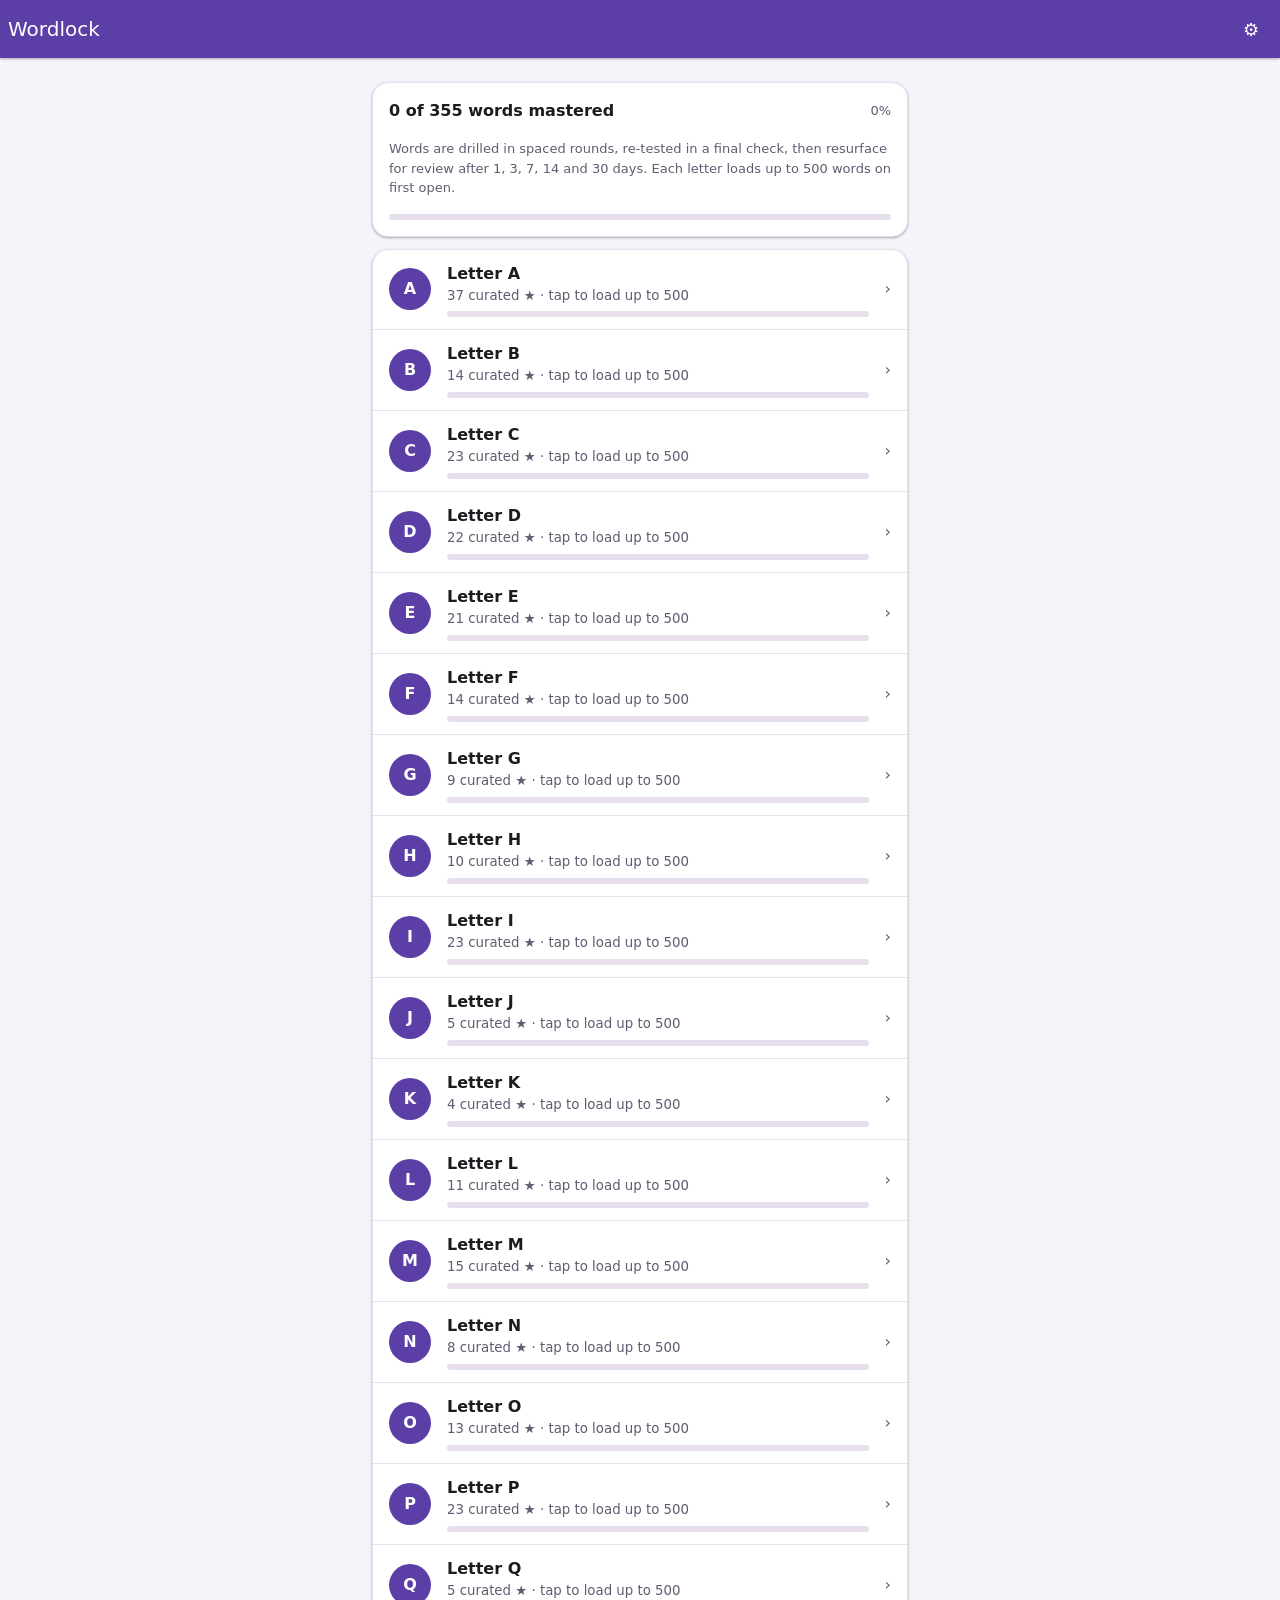
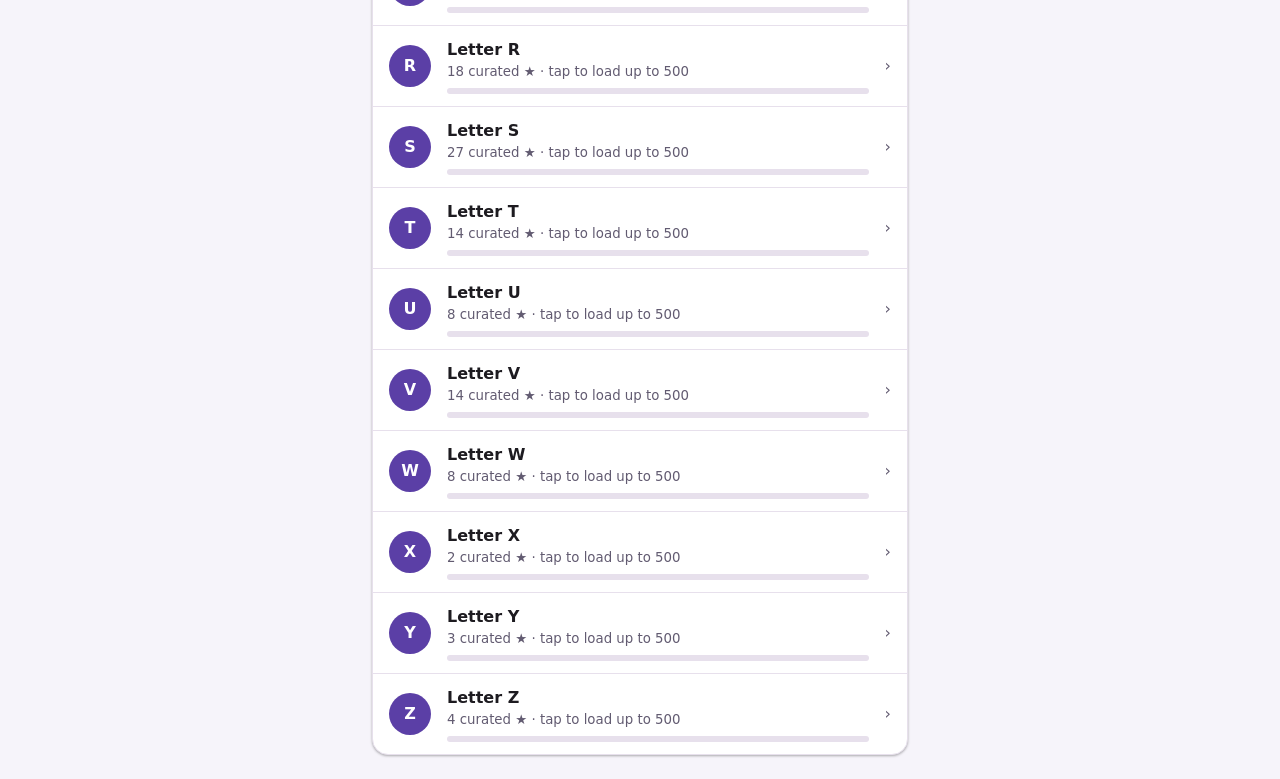
<file: wordlock/worklock.html>
<!DOCTYPE html><html lang="en"><head><meta charset="utf-8"><meta name="viewport" content="width=device-width,initial-scale=1"><title>Wordlock — Exam Vocabulary</title>
<style>
:root{--bg:#f6f4fa;--c:#fff;--hd:#5b3fa6;--hdt:#fff;--t:#1d1b20;--m:#625b71;--a:#5b3fa6;--at:#fff;--b:#e7e0ec;--ok:#1b7f55;--okb:#dff3e8;--no:#b3261e;--nob:#f9dedc;--el:0 1px 3px rgba(0,0,0,.2),0 1px 2px rgba(0,0,0,.12)}
[data-theme=dark]{--bg:#111214;--c:#1b1c1f;--hd:#1b1c1f;--hdt:#ececec;--t:#ececec;--m:#9a9ca3;--a:#4fd1a5;--at:#06231a;--b:#2b2d32;--ok:#4fd1a5;--okb:#15302a;--no:#f27878;--nob:#34201f;--el:none}
[data-theme=black]{--bg:#000;--c:#0b0b0c;--hd:#0b0b0c;--hdt:#e8e8e8;--t:#e8e8e8;--m:#8d8f96;--a:#4fd1a5;--at:#06231a;--b:#1f2024;--ok:#4fd1a5;--okb:#0f2a23;--no:#f27878;--nob:#2b1717;--el:none}
[data-theme=paper]{--bg:#efe6d0;--c:#fbf6e9;--hd:#5b4636;--hdt:#fbf6e9;--t:#2e2418;--m:#7d6c58;--a:#8a5a2b;--at:#fff;--b:#e4d8bb;--ok:#3f7d4e;--okb:#e2edd9;--no:#b8432f;--nob:#f6e0d8}
*{box-sizing:border-box}body{margin:0;background:var(--bg);color:var(--t);font:16px/1.5 Roboto,"Segoe UI",system-ui,sans-serif}
button{position:relative;overflow:hidden;font:inherit;-webkit-tap-highlight-color:transparent}
.hd{position:sticky;top:0;z-index:5;background:var(--hd);color:var(--hdt);height:58px;padding:0 8px;display:flex;align-items:center;justify-content:space-between;gap:8px;box-shadow:var(--el)}.hd b{font-size:20px;font-weight:500}
.hd button,.link{background:none;border:0;color:inherit;font-size:18px;cursor:pointer;min-width:42px;height:42px;border-radius:50%;padding:0 8px}.link{color:var(--a);font-size:16px;border-radius:8px}.hd .sm{padding-right:10px}
.wrap{max-width:560px;margin:0 auto;padding:12px}.m{color:var(--m)}.sm{font-size:13px}
.sheet,.card{background:var(--c);border-radius:16px;box-shadow:var(--el);border:1px solid var(--b);overflow:hidden;margin:12px 0}.card{padding:0}.card>.row,.card>.m,.card>textarea{margin:16px}
.li{display:flex;align-items:center;gap:16px;width:100%;padding:12px 16px;background:none;border:0;border-bottom:1px solid var(--b);text-align:left;color:var(--t);cursor:pointer}.li:last-child{border:0}.li:hover{background:var(--bg)}
.av{flex:none;width:42px;height:42px;border-radius:50%;background:var(--a);color:var(--at);display:grid;place-items:center;font-weight:700}.av.dn{background:var(--ok);color:#fff}
.tx{flex:1;min-width:0}.tx small{display:block;color:var(--m)}.bar{display:block;height:6px;background:var(--b);border-radius:9px;overflow:hidden;margin-top:6px}.bar i{display:block;height:100%;background:var(--ok);transition:width .3s}
.top{text-align:center;padding:14px;border-bottom:1px solid var(--b)}.tt{font-weight:700;color:var(--m)}.ss{font-size:13px;color:var(--m)}
.word{font-size:30px;font-weight:800;padding:20px 20px 14px;display:flex;align-items:center;gap:10px}.word i{font-size:14px;font-weight:400;color:var(--m)}
.opt{display:flex;align-items:flex-start;gap:14px;width:calc(100% - 28px);margin:10px 14px;text-align:left;background:var(--c);border:2px solid color-mix(in srgb,var(--m) 35%,var(--c));border-radius:14px;color:var(--t);padding:14px 16px;cursor:pointer;font-size:17px;line-height:1.5;font-weight:500}
.opt:hover,.opt:focus-visible{border-color:var(--a);background:color-mix(in srgb,var(--a) 10%,var(--c))}.sheet .opt:last-child{margin-bottom:16px}
.ol{flex:none;width:30px;height:30px;border-radius:50%;background:var(--a);color:var(--at);display:grid;place-items:center;font-weight:700;font-size:15px}.ot{flex:1;overflow-wrap:anywhere}
.ban{padding:12px 20px;text-align:center}.ban b{display:block;font-size:18px}.ban.ok{background:var(--okb);color:var(--ok)}.ban.no{background:var(--nob);color:var(--no)}
.ln{padding:12px 20px;border-top:1px solid var(--b)}.ln.ok{color:var(--ok);font-weight:600}.ln.no{color:var(--no)}.ex{padding:4px 20px 14px;font-style:italic;color:var(--m)}.ex b{color:var(--t)}
.chips{padding:0 20px 14px}.chip{display:inline-block;background:var(--bg);border:1px solid var(--b);border-radius:8px;padding:2px 10px;margin:2px 4px 2px 0;font-size:13px}
.prog{padding:14px 20px;border-top:1px solid var(--b)}.next,.btn{display:block;width:100%;border:0;background:var(--a);color:var(--at);font-weight:500;letter-spacing:.04em;padding:16px;cursor:pointer}.btn{border-radius:24px;margin:12px 0 0}.btn.g{background:var(--bg);color:var(--t)}
.row{display:flex;justify-content:space-between;align-items:center;gap:10px}.set{padding:14px 16px;border-bottom:1px solid var(--b)}
select,textarea{background:var(--bg);color:var(--t);border:1px solid var(--b);border-radius:8px;padding:6px;font:inherit}textarea{width:calc(100% - 32px);min-height:80px;font:12px monospace}.card>.btn{width:calc(100% - 32px);margin:12px 16px}
.rip{position:absolute;border-radius:50%;background:currentColor;opacity:.2;transform:scale(0);animation:rp .6s ease-out;pointer-events:none}@keyframes rp{to{transform:scale(1);opacity:0}}
</style></head><body><div id="app"></div><script>
const $=document.getElementById('app'),DM='https://api.datamuse.com/words',FD='https://api.dictionaryapi.dev/api/v2/entries/en/';
const ld=(k,d)=>{try{return JSON.parse(localStorage.getItem(k))??d}catch(e){return d}};
const sv=()=>{try{localStorage.setItem('wl3',JSON.stringify(S))}catch(e){}};
let S=Object.assign({m:{},st:{},info:{},cfg:{}},ld('wl3',{}));
const DF={theme:'light',gap:'normal',cap:500,band:'mid',streak:3,size:20,td:1,ts:1,ta:1,sp:0};let C=Object.assign({},DF,S.cfg);
const th=()=>document.documentElement.dataset.theme=C.theme=='auto'?(matchMedia('(prefers-color-scheme:dark)').matches?'dark':'light'):C.theme;th();
const WL=`a abandon abate abdicate aberration abhor abject abrupt absolve abstain abstruse acquiesce acrimony adamant adept admonish adroit adulation affable affluent alacrity alleviate aloof altruism ambiguous ameliorate amiable anomaly apathy appease arbitrary arduous ascertain assuage astute audacious austere aversion
b banal belligerent benevolent benign bewilder blatant bolster brevity brittle bucolic burgeon bustle barren blithe
c cacophony candid capricious castigate censure circumspect clandestine coerce cogent complacent concise condone conspicuous contemptuous copious corroborate credulous cryptic cumbersome cursory callous catalyst compassion
d dearth debase decorum deference deleterious demur denigrate deride despondent destitute deter diffident digress diligent discern disparage dissent diverse dogmatic dormant dubious docile
e eccentric eclectic efface eloquent elusive embezzle emulate enigma ephemeral equivocal erudite esoteric euphemism exacerbate exonerate expedient extol evade eminent endeavor eradicate
f facile fallacy fastidious feeble feign fervent fickle flagrant flourish fortuitous frugal futile fraught fugitive
g garrulous gregarious gullible guile genial gratuitous grueling gist grandiose
h haughty hackneyed hapless harbinger hostile hypocrisy hamper heretic hinder humble
i idle illicit immaculate impartial impetuous implicit inane incessant indigent indolent inept innocuous insipid intrepid irate irascible impeccable imminent inevitable impede ignominy incite integrity
j jaded jovial jubilant judicious jeopardy
k kindle keen knack kudos
l laconic languid laud lavish lethargic loquacious lucid lucrative lenient listless lament
m magnanimous malevolent malign meager meticulous mitigate mundane munificent myriad mediocre meander modest morose multifarious mutiny
n nadir naive nefarious nonchalant novice noxious notorious nurture
o obdurate oblivious obscure obsolete obstinate ominous opulent ostentatious oust overt obsequious onerous omniscient
p pacify paradox pedantic penchant perfidy pernicious placid pragmatic prodigal profuse prudent pugnacious pensive perilous perplex pious plausible precarious prevalent prolific pristine propitious procrastinate
q quaint quell querulous quixotic quarrel
r rancor rebuke recalcitrant reclusive refute relinquish reproach reticent rescind resilient reverent rhetoric robust rudimentary ruthless rampant reluctant repudiate
s sagacious sanguine scant scrupulous serene shrewd skeptical solemn sporadic stoic stringent superfluous surreptitious sycophant sever sluggish sincere subtle succinct sullen spurious squander stagnant stern stupor strife supple
t taciturn tenacious tenuous timid transient trepidation trite truculent tranquil tedious thrifty tardy tangible turbulent
u ubiquitous unanimous unscrupulous urbane usurp utopian unkempt uncouth
v vacillate vague valiant venerate verbose vex vigilant vindicate virulent vivid volatile vulnerable vigor vengeance
w wane wary whimsical wily wrath wither waive wretched
x xenophobia xenial
y yearn yield yoke
z zealous zenith zephyr zany`,W={};WL.split('\n').forEach(l=>{const[a,...r]=l.split(' ');W[a]=r});
const esc=s=>String(s).replace(/[&<>"]/g,c=>({'&':'&amp;','<':'&lt;','>':'&gt;','"':'&quot;'}[c]));
const shuf=a=>{a=a.slice();for(let i=a.length-1;i>0;i--){const j=Math.random()*(i+1)|0;[a[i],a[j]]=[a[j],a[i]]}return a};
const q=async u=>{try{const r=await fetch(u);return r.ok?await r.json():[]}catch(e){return[]}};
const uq=a=>[...new Set(a.map(x=>String(x).toLowerCase()).filter(x=>/^[a-z-]+$/.test(x)))];
async function info(w){if(S.info[w])return S.info[w];const j=await q(FD+w),e=Array.isArray(j)?j[0]:null,o={d:'',p:'',e:'',s:[],a:[],au:''};
 if(e){const ms=e.meanings||[];if(ms[0]){o.p=ms[0].partOfSpeech;o.d=ms[0].definitions[0].definition}
  o.s=ms.flatMap(m=>[...(m.synonyms||[]),...m.definitions.flatMap(d=>d.synonyms||[])]);o.a=ms.flatMap(m=>[...(m.antonyms||[]),...m.definitions.flatMap(d=>d.antonyms||[])]);
  o.e=(ms.flatMap(m=>m.definitions).find(d=>d.example)||{}).example||'';o.au=((e.phonetics||[]).find(p=>p.audio)||{}).audio||''}
 if(o.s.length<3||o.a.length<1||!o.d){const[s,a,d]=await Promise.all([q(`${DM}?rel_syn=${w}&max=6`),q(`${DM}?rel_ant=${w}&max=4`),o.d?[]:q(`${DM}?sp=${w}&md=d&max=1`)]);
  o.s.push(...s.map(x=>x.word));o.a.push(...a.map(x=>x.word));const df=d[0]&&d[0].defs&&d[0].defs[0];if(df){o.d=df.split('\t')[1];o.p=({n:'noun',v:'verb',adj:'adjective',adv:'adverb'})[df.split('\t')[0]]||''}}
 o.s=uq(o.s).filter(x=>x!=w).slice(0,6);o.a=uq(o.a).filter(x=>x!=w).slice(0,4);if(o.d)S.info[w]=o;return o}
const shell=(h,b)=>{$.innerHTML=`<div class="hd">${h}</div><div class="wrap">${b}</div>`;scrollTo(0,0)};
const BANDS={easy:[3,80],mid:[.3,40],hard:[.1,10],exam:[.05,4]},MEM={},P=l=>MEM[l]||(MEM[l]=ld('wp'+l,null));
const BAD=/plural of|past tense|past participle|participle of|alternative (form|spelling)|variant (of|spelling)|misspelling|abbreviation|surname|given name|a town|a city|a river|capital of|a genus/i;
const words=l=>{const cur=W[l]||[],cs=new Set(cur),[lo,hi]=BANDS[C.band];return[...cur,...(P(l)||[]).filter(x=>!cs.has(x[0])&&x[1]>=lo&&x[1]<=hi).sort((a,b)=>b[1]-a[1]).map(x=>x[0])].slice(0,C.cap)};
async function ensure(l){if(P(l))return;shell(`<b>Building letter ${l.toUpperCase()}</b>`,`<div class="card"><div class="m">Fetching more words from the free Datamuse API (one-time, then cached).<div class="bar"><i id="pg" style="width:4%"></i></div></div></div>`);
 const jobs=[...'abcdefghijklmnopqrstuvwxyz'].map(x=>`${DM}?sp=${l}${x}*&md=df&max=300`),m=new Map();let n=0;
 await Promise.all(jobs.map(async u=>{(await q(u)).forEach(o=>{if(!/^[a-z]{5,14}$/.test(o.word)||!o.defs||!o.defs.some(d=>!BAD.test(d)))return;const f=+((o.tags||[]).find(t=>t[0]=='f')||'f:0').slice(2);if(f>=.05&&f<=80)m.set(o.word,[o.word,f])});const g=document.getElementById('pg');if(g)g.style.width=++n/jobs.length*100+'%'}));
 const a=[...m.values()].sort((x,y)=>y[1]-x[1]).slice(0,2000);MEM[l]=a;if(a.length>50)try{localStorage.setItem('wp'+l,JSON.stringify(a))}catch(e){}}
const sets=l=>{const w=words(l),o=[];for(let i=0;i<w.length;i+=C.size)o.push(w.slice(i,i+C.size));if(o.length>1&&o[o.length-1].length<C.size/2)o[o.length-2].push(...o.pop());return o};
const lk=w=>S.m[w],pct=(a,b)=>b?a/b*100:0;
const cl=x=>String(x).replace(/^\((?:in|di)?transitive\)\s*/i,''),INT=[1,3,7,14,30,60],GAP=[5,9,15,24],GM={tight:.7,normal:1,wide:1.6};
const due=w=>{const m=S.m[w];return m&&m.t&&Date.now()>m.t+INT[Math.min(m.l||0,5)]*864e5};
const mig=()=>{for(const w in S.m)if(S.m[w]===1)S.m[w]={l:0,t:Date.now()}};mig();
const mk=o=>{const q=Object.assign({st:{},dn:{},first:{},seen:{},lapsed:{},cur:null,step:0,phase:'learn',miss:[],rt:null,fq:[],qu:[],last:null,need:C.streak},o);
 o.ws.forEach(w=>{const p=S.st[w]||{};q.st[w]={n:p.n||0,lap:p.lap||0,c:o.rv?0:Math.min(p.c||0,q.need-1)};if(!o.rv&&lk(w))q.dn[w]=1});
 if(o.rv)q.qu=shuf(o.ws);else{const U=shuf(o.ws.filter(w=>!q.dn[w]&&!q.st[w].n)),R=o.ws.filter(w=>!q.dn[w]&&q.st[w].n).sort((a,b)=>q.st[a].c-q.st[b].c||q.st[b].lap-q.st[a].lap);
  while(U.length||R.length){if(R.length)q.qu.push(R.shift());for(let k=0;k<2&&U.length;k++)q.qu.push(U.shift())}}return q};
function home(){Q=null;const dueN=Object.keys(S.m).filter(due).length,Ls=Object.keys(W),T=Ls.map(words),all=T.flat(),k=all.filter(lk).length;
 shell(`<b>Wordlock</b><button onclick="settings()">⚙</button>`,`<div class="card"><div class="row"><b>${k} of ${all.length} words mastered</b><span class="m sm">${Math.round(pct(k,all.length))}%</span></div><div class="m sm">Words are drilled in spaced rounds, re-tested in a final check, then resurface for review after 1, 3, 7, 14 and 30 days. Each letter loads up to ${C.cap} words on first open.</div><div class="bar" style="margin:0 16px 16px"><i style="width:${pct(k,all.length)}%"></i></div></div>${dueN?`<div class="card"><button class="li" onclick="review()"><span class="av">↻</span><span class="tx"><b>Spaced review</b><small>${dueN} mastered word${dueN>1?'s':''} due for a recall check</small></span><span class="m sm">START</span></button></div>`:''}
 <div class="card">${Ls.map((l,i)=>{const w=T[i],n=w.filter(lk).length,got=P(l);return`<button class="li" onclick="letter('${l}')"><span class="av ${n&&n==w.length?'dn':''}">${l.toUpperCase()}</span><span class="tx"><b>Letter ${l.toUpperCase()}</b><small>${got?`${w.length} words · ${sets(l).length} sets · ${n} mastered`:`${w.length} curated ★ · tap to load up to ${C.cap}`}</small><span class="bar"><i style="width:${pct(n,w.length)}%"></i></span></span><span class="m">›</span></button>`}).join('')}</div>`)}
async function letter(l){await ensure(l);const ss=sets(l),cs=W[l]||[];
 shell(`<button onclick="home()">←</button><b>Letter ${l.toUpperCase()}</b><span class="sm">${words(l).length} words</span>`,`<div class="card">${ss.map((s,i)=>{const n=s.filter(lk).length,d=n==s.length;return`<button class="li" onclick="start('${l}',${i})"><span class="av ${d?'dn':''}">${d?'✓':i+1}</span><span class="tx"><b>Set ${i+1}${cs.includes(s[0])?' ★':''}</b><small>${s.length} words · ${n} mastered</small><span class="bar"><i style="width:${pct(n,s.length)}%"></i></span></span><span class="m sm">${d?'REDO':n?'CONTINUE':'START'}</span></button>`}).join('')}</div>`)}
let Q=null;
async function start(l,i){let ws=sets(l)[i];shell(`<b>Loading set…</b>`,`<div class="card">Fetching definitions, synonyms and examples from the free Dictionary and Datamuse APIs. This only happens once per word.</div>`);
 if(ws.every(lk))ws.forEach(w=>{delete S.m[w];if(S.st[w])S.st[w].c=0});
 const pad=ws.length<8?shuf(Object.values(W).flat().filter(w=>!ws.includes(w))).slice(0,8):[];
 await Promise.all([...ws,...pad].map(info));sv();const ok=w=>S.info[w];ws=ws.filter(ok);
 if(ws.length<2)return shell(`<button onclick="home()">← Letters</button><b>Offline?</b><span></span>`,`<div class="card">Couldn't reach the dictionary APIs. Open this file with internet access (a local file or any host works) and try again.</div>`);
 Q=mk({l,i,ws,dp:[...ws,...pad.filter(ok)]});next()}
async function review(){const w0=Object.keys(S.m).filter(due).sort((a,b)=>S.m[a].t-S.m[b].t).slice(0,20);if(!w0.length)return;
 shell(`<b>Loading review…</b>`,`<div class="card"><div class="m">Fetching word data…</div></div>`);
 const pad=shuf(Object.values(W).flat().filter(w=>!w0.includes(w))).slice(0,8);await Promise.all([...w0,...pad].map(info));sv();const ok=w=>S.info[w],ws=w0.filter(ok);if(ws.length<2)return home();
 Q=mk({l:'a',i:0,ws,dp:[...ws,...pad.filter(ok)],rv:1,need:1});next()}
function build(w,t){const I=S.info[w],oth=Q.dp.filter(x=>x!=w).map(x=>S.info[x]);let ans,d;
 if(t=='d'){ans=cl(I.d);d=[...new Set(shuf(oth).sort((a,b)=>(b.p==I.p)-(a.p==I.p)).map(x=>cl(x.d)))].filter(x=>x!=ans).slice(0,3)}
 else{const own=t=='s'?I.s:I.a,trap=(t=='s'?I.a:I.s)[0],ex=[...I.s,...I.a,w];ans=own[Math.random()*Math.min(3,own.length)|0];
  d=[...(trap?[trap]:[]),...uq(shuf(oth.flatMap(x=>x.s.concat(x.a)))).filter(x=>!ex.includes(x))].slice(0,3)}
 return d.length<3?null:{ans,opts:shuf([ans,...d])}}
function ask(w){const q=Q,I=S.info[w],s=q.st[w],av=['d','s','a'].filter(k=>C['t'+k]&&(k=='d'||I[k].length)),L=av.length?av:['d'];
 let t=q.phase=='final'?L[Math.random()*L.length|0]:L[(s.c+s.lap)%L.length],b=build(w,t);if(!b){t='d';b=build(w,'d')}q.cur={w,t,...b,done:0};draw()}
function next(){const q=Q;
 if(q.phase=='final'){if(q.fq.length)return ask(q.fq.shift());if(q.miss.length){q.phase='learn';q.rt=q.miss;q.qu=shuf(q.miss);q.miss=[];return next()}return fin()}
 if(!q.qu.length){if(q.rv)return fin();q.phase='final';q.fq=shuf(q.rt||q.ws);q.rt=null;q.miss=[];if(q.fq[0]==q.last&&q.fq.length>1)q.fq.push(q.fq.shift());return next()}
 let w=q.qu.shift();
 if(w==q.last){if(q.qu.length){const x=q.qu.shift();q.qu.unshift(w);w=x}else{const f=q.ws.filter(x=>q.dn[x]&&x!=w);if(f.length){q.qu.unshift(w);w=f[Math.random()*f.length|0]}}}
 ask(w)}
const bar=()=>{const n=Q.ws.filter(w=>Q.dn[w]).length;return`<button onclick="${Q.rv?'home()':`letter('${Q.l}')`}">✕</button><b>${Q.rv?'Spaced review':`Set ${Q.i+1} · Letter ${Q.l.toUpperCase()}`}</b><span class="sm">${Q.phase=='final'?'Final check':n+'/'+Q.ws.length}</span>`};
function draw(){const c=Q.cur,I=S.info[c.w],q=Q;if(!c.done){const tag=q.phase=='final'?'Final check':q.st[c.w].n?'Review':'New Word';
 return shell(bar(),`<div class="sheet"><div class="top"><div class="tt">${tag}</div><div class="ss">${{d:'Choose the best definition.',s:'Choose the closest synonym.',a:'Choose the opposite.'}[c.t]}</div></div><div class="word">${esc(c.w)}</div>${c.opts.map((o,i)=>`<button class="opt" onclick="ans(${i})"><span class="ol">${'ABCD'[i]}</span><span class="ot">${esc(o)}</span></button>`).join('')}</div>`)}
 const s=q.st[c.w],rem=q.ws.filter(w=>!q.dn[w]).length,need=q.need-s.c,ex=I.e?esc(I.e).replace(new RegExp('\\b('+c.w+'\\w*)','gi'),'<b>$1</b>'):'';
 const b=q.phase=='final'?(c.ok?['ok','Correct!','Final check: this word is locked in.']:['no','Not quite','Missed in the final check — it goes back for more practice.']):
  c.ok?(c.lk?['ok','Mastered!',q.rv?'Refreshed — it returns at a longer interval.':'Locked in. It comes back in the final check.']:q.dn[c.w]?['ok','Correct!','Still locked in.']:['ok','Correct!',`${need} more correct answer${need>1?'s':''} to lock it — it returns after about ${c.d} other words.`]):['no','Not quite',`It comes back after about ${c.d} other words.`];
 const pr=q.phase=='final'?`Final check: ${q.fq.length} word${q.fq.length==1?'':'s'} left`:q.rv?`${rem} word${rem==1?'':'s'} left to refresh`:`Master ${rem} more word${rem==1?'':'s'} to reach the final check`;
 shell(bar(),`<div class="sheet"><div class="ban ${b[0]}"><b>${b[1]}</b><small>${b[2]}</small></div><div class="word">${esc(c.w)} <button class="link" onclick="speak('${c.w}')">🔊</button><i>${I.p}</i></div>
 <div class="ln ok">✓ ${esc(cl(I.d))}</div>${c.t!='d'?`<div class="ln ok">✓ ${c.t=='s'?'Synonym':'Antonym'}: ${esc(c.ans)}</div>`:''}${c.ok?'':`<div class="ln no">✗ You chose: ${esc(c.opts[c.pk])}</div>`}
 ${ex?`<div class="ex" style="padding-top:12px">${ex}</div>`:''}<div class="chips">${I.s.slice(0,4).map(x=>`<span class="chip">≈ ${esc(x)}</span>`).join('')}${I.a.slice(0,3).map(x=>`<span class="chip">≠ ${esc(x)}</span>`).join('')}</div>
 <div class="prog">${pr}<span class="bar"><i style="width:${pct(q.ws.length-rem,q.ws.length)}%"></i></span></div><button class="next" onclick="next()">Next word →</button></div>`);if(C.sp)speak(c.w)}
function ans(i){const c=Q.cur;if(c.done||i>=c.opts.length)return;const q=Q,w=c.w,s=q.st[w],gm=GM[C.gap]||1;c.pk=i;c.done=1;c.ok=c.opts[i]==c.ans;q.seen[w]=1;if(!(w in q.first))q.first[w]=c.ok;q.step++;s.n++;q.last=w;
 const place=d=>{const p=Math.min(d,q.qu.length);q.qu.splice(p,0,w);c.d=p},miss=()=>{delete S.m[w];q.dn[w]=0;s.c=0;s.lap++},bad=Math.max(2,Math.round(3*gm));
 if(q.phase=='final'){if(!c.ok){miss();q.miss.push(w)}}
 else if(q.dn[w]){if(!c.ok){miss();place(bad)}}
 else if(c.ok){s.c++;if(s.c>=q.need){q.dn[w]=1;c.lk=1;const o=S.m[w];S.m[w]={l:q.rv&&!q.lapsed[w]?(o&&o.l||0)+1:0,t:Date.now()}}else place(Math.max(3,Math.round(GAP[Math.min(s.c-1,3)]*gm/(1+.4*s.lap))))}
 else{s.c=0;s.lap++;q.lapsed[w]=1;place(bad)}
 S.st[w]={n:s.n,c:s.c,lap:s.lap};sv();draw()}
function speak(w){const I=S.info[w],t=()=>{try{speechSynthesis.cancel();speechSynthesis.speak(new SpeechSynthesisUtterance(w))}catch(e){}};I&&I.au?new Audio(I.au).play().catch(t):t()}
function fin(){if(Q.rv)return shell(`<b>Spaced review</b>`,`<div class="sheet"><div class="ban ok"><b>Review complete ✓</b><small>${Q.ws.length} words refreshed — they return at longer intervals.</small></div><button class="next" onclick="home()">Back home</button></div>`);const f=Object.values(Q.first).filter(Boolean).length,n=Q.ws.length,more=Q.i+1<sets(Q.l).length;
 shell(bar(),`<div class="sheet"><div class="ban ok"><b>Set complete 🔒</b><small>All ${n} words mastered</small></div><div class="word" style="justify-content:center">${f} / ${n}</div><div class="m" style="text-align:center;padding-bottom:16px">right on the first try</div>${more?`<button class="next" onclick="start('${Q.l}',${Q.i+1})">Next set →</button>`:''}<button class="next" style="background:var(--bg);color:var(--t)" onclick="letter('${Q.l}')">Back to ${Q.l.toUpperCase()}</button></div>`)}
const rw=(a,b)=>`<div class="row set"><span>${a}</span><span>${b}</span></div>`,sel=(k,o)=>`<select onchange="cfg('${k}',this.value)">${o.map(([v,n])=>`<option value="${v}" ${C[k]==v?'selected':''}>${n}</option>`).join('')}</select>`,
 rng=(k,a,b,st=1)=>`<input type=range min=${a} max=${b} step=${st} value=${C[k]} oninput="this.nextSibling.textContent=this.value" onchange="cfg('${k}',this.value)"> <b>${C[k]}</b>`,chk=k=>`<input type=checkbox ${C[k]?'checked':''} onchange="cfg('${k}',+this.checked)">`;
function cfg(k,v){C[k]=/^\d+$/.test(v)?+v:v;S.cfg=C;sv();th()}
function settings(){shell(`<button onclick="home()">← Back</button><b>Settings</b><span></span>`,`<div class="card">${rw('Theme',sel('theme',[['light','Light'],['dark','Dark (graphite)'],['black','Black (AMOLED)'],['paper','Paper'],['auto','Match device']]))}
 ${rw('Correct answers to master',rng('streak',2,5))}${rw('Spacing between repeats',sel('gap',[['tight','Tight'],['normal','Normal'],['wide','Wide']]))}${rw('Words per letter (max)',rng('cap',500,1000,100))}${rw('Extra-word difficulty',sel('band',[['easy','Easy'],['mid','Medium'],['hard','Hard'],['exam','Exam-rare']]))}${rw('Words per set',rng('size',10,20))}${rw('Definition questions',chk('td'))}${rw('Synonym questions',chk('ts'))}${rw('Antonym questions',chk('ta'))}${rw('Pronounce after answering',chk('sp'))}</div>
 <div class="card"><b>Backup</b><div class="m sm">Copy to save progress; paste a saved copy to restore.</div><textarea id="b">${esc(JSON.stringify({m:S.m,st:S.st,cfg:S.cfg}))}</textarea>
 <button class="btn g" onclick="rest()">Restore from text</button><button class="btn g" onclick="if(confirm('Re-fetch all words and definitions?')){S.info={};sv();Object.keys(localStorage).filter(k=>/^wp[a-z]$/.test(k)).forEach(k=>localStorage.removeItem(k));for(const k in MEM)delete MEM[k];home()}">Refresh word bank</button><button class="btn g" onclick="if(confirm('Erase all progress?')){S.m={};S.st={};sv();home()}">Reset progress</button></div>`)}
function rest(){try{const o=JSON.parse(document.getElementById('b').value);S.m=o.m||{};S.st=o.st||{};mig();S.cfg=o.cfg||{};C=Object.assign({},DF,S.cfg);sv();th();home()}catch(e){alert('Not a valid backup.')}}
document.addEventListener('keydown',e=>{if(!Q||!Q.cur)return;if(Q.cur.done){if(e.key=='Enter')next()}else{const k='1234abcd'.indexOf(e.key.toLowerCase());if(k>=0&&e.key.length==1)ans(k%4)}});
document.addEventListener('pointerdown',e=>{const t=e.target.closest('button');if(!t)return;const r=t.getBoundingClientRect(),i=document.createElement('i'),d=Math.max(r.width,r.height)*2;i.className='rip';i.style.cssText=`width:${d}px;height:${d}px;left:${e.clientX-r.left-d/2}px;top:${e.clientY-r.top-d/2}px`;t.appendChild(i);setTimeout(()=>i.remove(),600)});
home();
</script></body></html>
</file>
<file: calx/style.css>
/* ══════════════════════════════════════════════════════════════════════════════
   style.css — CalorieLens · Material Design 3 · Refined dark/light themes
   Mobile-first · WCAG AA contrast · Material Symbols icons
══════════════════════════════════════════════════════════════════════════════ */

/* ─── Material Symbols Config ─────────────────────────────────────────────── */
.material-symbols-rounded {
  font-variation-settings: 'FILL' 0, 'wght' 400, 'GRAD' 0, 'opsz' 24;
  font-size: 1.25rem;
  line-height: 1;
  user-select: none;
  display: inline-block;
  vertical-align: middle;
}
.icon-filled { font-variation-settings: 'FILL' 1, 'wght' 400, 'GRAD' 0, 'opsz' 24; }
.icon-sm  { font-size: 1rem; }
.icon-lg  { font-size: 1.5rem; }
.icon-xl  { font-size: 2rem; }
.icon-2xl { font-size: 2.5rem; }

/* ─── Design Tokens ───────────────────────────────────────────────────────── */
:root {
  --font-body:    'Inter', system-ui, sans-serif;
  --font-display: 'Plus Jakarta Sans', 'Inter', sans-serif;

  /* Shape */
  --r-xs:  6px;
  --r-sm:  10px;
  --r-md:  14px;
  --r-lg:  20px;
  --r-xl:  28px;
  --r-2xl: 36px;
  --r-full: 999px;

  /* Motion */
  --ease-standard:   cubic-bezier(0.2, 0, 0, 1);
  --ease-emphasized: cubic-bezier(0.2, 0, 0, 1.4);
  --dur-short:  150ms;
  --dur-medium: 250ms;
  --dur-long:   400ms;

  /* Shadows */
  --elev-1: 0 1px 2px rgba(0,0,0,.1),  0 1px 3px rgba(0,0,0,.07);
  --elev-2: 0 2px 6px rgba(0,0,0,.1),  0 4px 8px rgba(0,0,0,.07);
  --elev-3: 0 4px 12px rgba(0,0,0,.12), 0 8px 20px rgba(0,0,0,.08);

  /* Semantic color tokens (populated per scheme below) */
  --nav-h: 68px;
}

/* ─── Color Schemes ───────────────────────────────────────────────────────── */
/* Each scheme defines the primary hue triple used by both light & dark */

[data-scheme="green"] {
  --p40: #1a6b46;  --p80: #6cd9a3;  --p90: #c0f0d9;
  --p-raw: 26,107,70;
}
[data-scheme="blue"] {
  --p40: #0055c9;  --p80: #aac7ff;  --p90: #d8e2ff;
  --p-raw: 0,85,201;
}
[data-scheme="purple"] {
  --p40: #6750a4;  --p80: #cfbcff;  --p90: #eaddff;
  --p-raw: 103,80,164;
}
[data-scheme="orange"] {
  --p40: #8b4514;  --p80: #ffb77b;  --p90: #ffdcc2;
  --p-raw: 139,69,20;
}
[data-scheme="red"] {
  --p40: #9b2236;  --p80: #ffb3b7;  --p90: #ffdad8;
  --p-raw: 155,34,54;
}

/* ─── Light Theme ─────────────────────────────────────────────────────────── */
[data-theme="light"] {
  --md-primary:             var(--p40);
  --md-on-primary:          #ffffff;
  --md-primary-container:   var(--p90);
  --md-on-primary-container: var(--p40);

  --md-surface:             #f6f8fb;
  --md-surface-1:           #eef2f7;
  --md-surface-2:           #ffffff;
  --md-surface-3:           #f0f4f8;

  --md-on-surface:          #1a1c1e;
  --md-on-surface-var:      #44474e;
  --md-on-surface-muted:    #74777f;

  --md-outline:             #c4c7cf;
  --md-outline-var:         #e4e7ef;

  --md-error:               #ba1a1a;
  --md-error-container:     #ffdad6;
  --md-warning:             #7c5800;
  --md-warning-container:   #ffdea5;
  --md-success:             #1a6b46;
  --md-success-container:   #c0f0d9;

  --md-scrim:               rgba(0,0,0,.4);
  --md-nav-bg:              rgba(255,255,255,0.94);

  /* Shadows use light mode values */
  --elev-1: 0 1px 2px rgba(0,0,0,.08), 0 1px 3px rgba(0,0,0,.05);
  --elev-2: 0 2px 6px rgba(0,0,0,.10), 0 4px 8px rgba(0,0,0,.06);
  --elev-3: 0 4px 12px rgba(0,0,0,.12), 0 8px 20px rgba(0,0,0,.08);
}

/* ─── Dark Theme — proper MD3 dark palette ────────────────────────────────── */
[data-theme="dark"] {
  --md-primary:             var(--p80);
  --md-on-primary:          #003822;
  --md-primary-container:   #00522f;
  --md-on-primary-container: var(--p90);

  /* MD3 dark surfaces use N-6, N-12, N-17, N-22 tone */
  --md-surface:             #111316;
  --md-surface-1:           #1c1f23;
  --md-surface-2:           #24282d;
  --md-surface-3:           #2a2e34;

  --md-on-surface:          #e2e3e8;
  --md-on-surface-var:      #c4c7cf;
  --md-on-surface-muted:    #8e9099;

  --md-outline:             #5c5f67;
  --md-outline-var:         #2e3137;

  --md-error:               #ffb4ab;
  --md-error-container:     #93000a;
  --md-warning:             #f5be48;
  --md-warning-container:   #5d4300;
  --md-success:             #6cd9a3;
  --md-success-container:   #00522f;

  --md-scrim:               rgba(0,0,0,.6);
  --md-nav-bg:              rgba(17,19,22,0.96);

  --elev-1: 0 1px 3px rgba(0,0,0,.4),  0 1px 2px rgba(0,0,0,.3);
  --elev-2: 0 3px 8px rgba(0,0,0,.45), 0 4px 6px rgba(0,0,0,.35);
  --elev-3: 0 6px 16px rgba(0,0,0,.5), 0 8px 12px rgba(0,0,0,.4);
}

/* ─── Scheme overrides for dark primary container ─────────────────────────── */
[data-theme="dark"][data-scheme="blue"]   { --md-primary-container: #004398; }
[data-theme="dark"][data-scheme="purple"] { --md-primary-container: #4f378b; }
[data-theme="dark"][data-scheme="orange"] { --md-primary-container: #6b3100; }
[data-theme="dark"][data-scheme="red"]    { --md-primary-container: #7e001b; }

/* ─── Reset ───────────────────────────────────────────────────────────────── */
*, *::before, *::after { box-sizing: border-box; margin: 0; padding: 0; }
html { font-size: 16px; -webkit-text-size-adjust: 100%; scroll-behavior: smooth; height: 100%; }

body {
  font-family: var(--font-body);
  background: var(--md-surface);
  color: var(--md-on-surface);
  min-height: 100dvh;
  transition: background var(--dur-medium) var(--ease-standard),
              color var(--dur-medium) var(--ease-standard);
  overflow-x: hidden;
  -webkit-font-smoothing: antialiased;
}

img { display: block; max-width: 100%; }
button { cursor: pointer; border: none; background: none; font-family: inherit; -webkit-tap-highlight-color: transparent; }
input, select, textarea { font-family: inherit; }
a { color: inherit; text-decoration: none; }

/* ─── App Shell ───────────────────────────────────────────────────────────── */
#app-shell {
  display: flex;
  flex-direction: column;
  min-height: 100dvh;
  max-width: 480px;
  margin: 0 auto;
}

#main-content {
  flex: 1;
  overflow-y: auto;
  overflow-x: hidden;
  padding-bottom: calc(var(--nav-h) + 8px);
  scroll-behavior: smooth;
  overscroll-behavior: contain;
}

/* ─── Bottom Navigation ───────────────────────────────────────────────────── */
.nav-bar {
  position: fixed;
  bottom: 0; left: 50%;
  transform: translateX(-50%);
  width: 100%; max-width: 480px;
  height: var(--nav-h);
  background: var(--md-nav-bg);
  backdrop-filter: blur(20px) saturate(180%);
  -webkit-backdrop-filter: blur(20px) saturate(180%);
  border-top: 1px solid var(--md-outline-var);
  display: flex;
  align-items: center;
  justify-content: space-around;
  z-index: 200;
  padding: 0 4px env(safe-area-inset-bottom, 4px);
}

.nav-item {
  display: flex;
  flex-direction: column;
  align-items: center;
  gap: 3px;
  padding: 6px 10px 4px;
  border-radius: var(--r-lg);
  color: var(--md-on-surface-muted);
  transition: color var(--dur-short) var(--ease-standard);
  min-width: 48px;
  flex: 1;
}
.nav-pill {
  width: 64px; height: 32px;
  border-radius: var(--r-full);
  display: flex; align-items: center; justify-content: center;
  transition: background var(--dur-medium) var(--ease-standard);
}
.nav-item .nav-label {
  font-size: 0.65rem;
  font-weight: 600;
  letter-spacing: 0.01em;
  transition: color var(--dur-short) var(--ease-standard);
}
.nav-item.active { color: var(--md-primary); }
.nav-item.active .nav-pill {
  background: var(--md-primary-container);
}
.nav-item.active .material-symbols-rounded {
  font-variation-settings: 'FILL' 1, 'wght' 600, 'GRAD' 0, 'opsz' 24;
}
.nav-item:not(.active):hover .nav-pill {
  background: var(--md-outline-var);
}

/* ─── Page Transitions ────────────────────────────────────────────────────── */
.page-enter {
  animation: pageFadeUp var(--dur-medium) var(--ease-emphasized) forwards;
}
@keyframes pageFadeUp {
  from { opacity: 0; transform: translateY(8px); }
  to   { opacity: 1; transform: translateY(0); }
}

/* ─── Typography ──────────────────────────────────────────────────────────── */
.display-lg  { font-family: var(--font-display); font-size: 2rem;  font-weight: 800; line-height: 1.15; }
.display-md  { font-family: var(--font-display); font-size: 1.5rem; font-weight: 700; line-height: 1.2; }
.display-sm  { font-family: var(--font-display); font-size: 1.2rem; font-weight: 700; line-height: 1.3; }
.title-lg    { font-size: 1rem;   font-weight: 700; }
.title-md    { font-size: .9rem;  font-weight: 600; }
.body-md     { font-size: .9rem;  font-weight: 400; }
.body-sm     { font-size: .82rem; font-weight: 400; }
.label-lg    { font-size: .8rem;  font-weight: 600; letter-spacing: .03em; }
.label-md    { font-size: .75rem; font-weight: 600; letter-spacing: .04em; text-transform: uppercase; }
.label-sm    { font-size: .7rem;  font-weight: 500; }

/* ─── Surface & Cards ─────────────────────────────────────────────────────── */
.card {
  background: var(--md-surface-2);
  border-radius: var(--r-xl);
  padding: 20px;
  margin: 0 16px 12px;
  box-shadow: var(--elev-1);
  border: 1px solid var(--md-outline-var);
  transition: box-shadow var(--dur-medium) var(--ease-standard),
              background var(--dur-medium) var(--ease-standard),
              border-color var(--dur-medium) var(--ease-standard);
}
.card-flush { padding: 0; overflow: hidden; }
.card-tonal {
  background: var(--md-primary-container);
  border-color: transparent;
  box-shadow: none;
}

.card-title {
  font-family: var(--font-display);
  font-size: .95rem;
  font-weight: 700;
  color: var(--md-on-surface);
  margin-bottom: 14px;
}
.card-subtitle { font-size: .8rem; color: var(--md-on-surface-var); margin-bottom: 12px; line-height: 1.5; }
.card-label    { font-size: .72rem; font-weight: 500; color: var(--md-on-surface-muted); margin-bottom: 2px; letter-spacing: .02em; }
.card-value    { font-family: var(--font-display); font-size: 1.6rem; font-weight: 800; }
.card-unit     { font-size: .9rem; font-weight: 400; color: var(--md-on-surface-var); }
.card-row      { display: flex; align-items: center; justify-content: space-between; }
.card-header   { display: flex; align-items: center; justify-content: space-between; margin-bottom: 14px; }
.card-header .card-title { margin-bottom: 0; }

/* ─── Buttons ─────────────────────────────────────────────────────────────── */
.btn-primary {
  display: inline-flex; align-items: center; justify-content: center; gap: 6px;
  background: var(--md-primary);
  color: var(--md-on-primary);
  border-radius: var(--r-full);
  padding: 0 24px;
  height: 48px;
  font-size: .9rem; font-weight: 700; font-family: var(--font-body);
  letter-spacing: .02em;
  transition: all var(--dur-short) var(--ease-standard);
  box-shadow: 0 1px 2px rgba(var(--p-raw), .3), 0 2px 6px rgba(var(--p-raw), .2);
  white-space: nowrap;
}
.btn-primary:hover  { filter: brightness(1.07); box-shadow: 0 2px 8px rgba(var(--p-raw),.4); transform: translateY(-1px); }
.btn-primary:active { transform: translateY(0); filter: brightness(.95); }
.btn-primary:disabled { opacity: .45; cursor: not-allowed; transform: none; box-shadow: none; }

.btn-tonal {
  display: inline-flex; align-items: center; justify-content: center; gap: 6px;
  background: var(--md-primary-container);
  color: var(--md-on-primary-container);
  border-radius: var(--r-full);
  padding: 0 20px; height: 44px;
  font-size: .88rem; font-weight: 700; font-family: var(--font-body);
  transition: all var(--dur-short) var(--ease-standard);
}
.btn-tonal:hover { filter: brightness(.95); }

.btn-outline {
  display: inline-flex; align-items: center; justify-content: center; gap: 6px;
  border: 1.5px solid var(--md-outline);
  color: var(--md-on-surface);
  background: transparent;
  border-radius: var(--r-full);
  padding: 0 20px; height: 44px;
  font-size: .88rem; font-weight: 600; font-family: var(--font-body);
  transition: all var(--dur-short) var(--ease-standard);
}
.btn-outline:hover { background: var(--md-outline-var); border-color: var(--md-on-surface-var); }
.btn-outline.active { background: var(--md-primary-container); border-color: var(--md-primary); color: var(--md-primary); }
.btn-outline.danger { border-color: var(--md-error); color: var(--md-error); }
.btn-outline.danger:hover { background: var(--md-error-container); }

.btn-text {
  display: inline-flex; align-items: center; gap: 4px;
  color: var(--md-primary);
  background: transparent;
  border-radius: var(--r-sm);
  padding: 4px 10px; height: 36px;
  font-size: .85rem; font-weight: 600; font-family: var(--font-body);
  transition: background var(--dur-short) var(--ease-standard);
}
.btn-text:hover { background: rgba(var(--p-raw),.08); }

.btn-ghost {
  display: inline-flex; align-items: center; gap: 6px;
  color: var(--md-on-surface-var);
  background: transparent;
  border-radius: var(--r-sm);
  padding: 0 12px; height: 40px;
  font-size: .88rem; font-weight: 600; font-family: var(--font-body);
  transition: background var(--dur-short) var(--ease-standard);
}
.btn-ghost:hover { background: var(--md-outline-var); }

.btn-icon {
  display: inline-flex; align-items: center; justify-content: center;
  width: 40px; height: 40px;
  border-radius: var(--r-full);
  background: var(--md-primary-container);
  color: var(--md-primary);
  transition: all var(--dur-short) var(--ease-standard);
}
.btn-icon:hover { background: var(--md-primary); color: var(--md-on-primary); }

.btn-icon-sm {
  display: inline-flex; align-items: center; justify-content: center;
  width: 32px; height: 32px;
  border-radius: var(--r-md);
  background: var(--md-surface-3);
  color: var(--md-on-surface-var);
  transition: all var(--dur-short);
  font-size: .8rem;
}
.btn-icon-sm:hover { background: var(--md-outline-var); color: var(--md-on-surface); }
.btn-icon-sm.danger:hover { background: var(--md-error-container); color: var(--md-error); }

.btn-full { width: 100%; }
.btn-sm   { height: 36px; padding: 0 16px; font-size: .82rem; }
.flex-1   { flex: 1; }

/* ─── Form Inputs ─────────────────────────────────────────────────────────── */
.form-group { display: flex; flex-direction: column; gap: 6px; margin-bottom: 14px; }
.form-row   { display: flex; gap: 10px; }
.form-row .form-group { flex: 1; }

.form-label {
  font-size: .72rem;
  font-weight: 700;
  color: var(--md-on-surface-var);
  text-transform: uppercase;
  letter-spacing: .07em;
}

.form-input {
  background: var(--md-surface-1);
  border: 1.5px solid var(--md-outline-var);
  border-radius: var(--r-md);
  padding: 11px 14px;
  font-size: .9rem;
  color: var(--md-on-surface);
  width: 100%; outline: none;
  transition: border-color var(--dur-short), box-shadow var(--dur-short), background var(--dur-medium);
}
.form-input:focus {
  border-color: var(--md-primary);
  background: var(--md-surface-2);
  box-shadow: 0 0 0 3px rgba(var(--p-raw), .15);
}
.form-input::placeholder { color: var(--md-on-surface-muted); }
select.form-input {
  appearance: none;
  background-image: url("data:image/svg+xml,%3Csvg xmlns='http://www.w3.org/2000/svg' width='16' height='16' fill='none' stroke='%2374777f' stroke-width='2'%3E%3Cpolyline points='4 6 8 10 12 6'/%3E%3C/svg%3E");
  background-repeat: no-repeat;
  background-position: right 12px center;
  padding-right: 36px;
}
textarea.form-input { resize: vertical; min-height: 80px; }

/* Range slider */
.range-wrap { display: flex; flex-direction: column; gap: 10px; }
.range-labels { display: flex; justify-content: space-between; font-size: .78rem; color: var(--md-on-surface-muted); }
.range-value-display {
  text-align: center;
  font-family: var(--font-display);
  font-size: 1.4rem;
  font-weight: 800;
  color: var(--md-primary);
}
input[type="range"] {
  -webkit-appearance: none; appearance: none;
  width: 100%; height: 6px;
  border-radius: var(--r-full);
  background: var(--md-outline-var);
  outline: none;
  cursor: pointer;
}
input[type="range"]::-webkit-slider-thumb {
  -webkit-appearance: none;
  width: 24px; height: 24px;
  border-radius: 50%;
  background: var(--md-primary);
  border: 3px solid var(--md-surface-2);
  box-shadow: 0 2px 6px rgba(var(--p-raw),.35);
  transition: transform var(--dur-short);
}
input[type="range"]:active::-webkit-slider-thumb { transform: scale(1.2); }
input[type="range"]::-moz-range-thumb {
  width: 20px; height: 20px;
  border-radius: 50%;
  background: var(--md-primary);
  border: 3px solid var(--md-surface-2);
  box-shadow: 0 2px 6px rgba(var(--p-raw),.35);
}

/* ─── Setup Wizard ────────────────────────────────────────────────────────── */
#setup-wizard {
  min-height: 100dvh;
  background: var(--md-surface);
  display: flex;
  flex-direction: column;
  align-items: center;
}

.wizard-header {
  width: 100%; max-width: 480px;
  padding: 20px 20px 0;
  flex-shrink: 0;
}
.wizard-progress-wrap {
  height: 4px; background: var(--md-outline-var);
  border-radius: var(--r-full); overflow: hidden; margin-bottom: 8px;
}
.wizard-progress-bar {
  height: 100%; background: var(--md-primary);
  border-radius: var(--r-full);
  transition: width var(--dur-long) var(--ease-emphasized);
}
.wizard-header-row { display: flex; align-items: center; justify-content: space-between; }
.wizard-step-label { font-size: .75rem; font-weight: 600; color: var(--md-on-surface-muted); }

.wizard-body {
  width: 100%; max-width: 480px;
  flex: 1; overflow-y: auto; overflow-x: hidden;
}
#wizard-content { padding: 8px 20px 16px; }

.slide-in { animation: slideInRight var(--dur-medium) var(--ease-emphasized) forwards; }
@keyframes slideInRight {
  from { opacity: 0; transform: translateX(18px); }
  to   { opacity: 1; transform: translateX(0); }
}

.wizard-footer {
  width: 100%; max-width: 480px;
  padding: 14px 20px calc(14px + env(safe-area-inset-bottom, 0));
  display: flex; align-items: center; gap: 12px;
  background: var(--md-surface);
  border-top: 1px solid var(--md-outline-var);
}
.wizard-back-btn { flex-shrink: 0; }

.wizard-step { display: flex; flex-direction: column; }
.wizard-icon-wrap {
  width: 56px; height: 56px;
  background: var(--md-primary-container);
  border-radius: var(--r-xl);
  display: flex; align-items: center; justify-content: center;
  margin-bottom: 16px;
}
.wizard-title  { font-family: var(--font-display); font-size: 1.4rem; font-weight: 800; color: var(--md-on-surface); margin-bottom: 6px; }
.wizard-subtitle { font-size: .88rem; color: var(--md-on-surface-var); margin-bottom: 22px; line-height: 1.55; }
.wizard-hint { font-size: .78rem; color: var(--md-on-surface-muted); text-align: center; margin-top: 8px; }

/* Option cards */
.option-cards { display: flex; gap: 8px; }
.option-card {
  flex: 1;
  display: flex; flex-direction: column; align-items: center; gap: 6px;
  padding: 16px 8px;
  border-radius: var(--r-lg); border: 2px solid var(--md-outline-var);
  background: var(--md-surface-2); cursor: pointer;
  transition: all var(--dur-short) var(--ease-standard);
  text-align: center;
}
.option-card-icon {
  width: 36px; height: 36px; border-radius: var(--r-md);
  background: var(--md-surface-1);
  display: flex; align-items: center; justify-content: center;
  transition: background var(--dur-short);
}
.option-card strong { font-size: .82rem; font-weight: 700; color: var(--md-on-surface); }
.option-card small  { font-size: .72rem; color: var(--md-on-surface-muted); line-height: 1.4; }
.option-card.selected {
  border-color: var(--md-primary);
  background: var(--md-primary-container);
}
.option-card.selected .option-card-icon { background: var(--md-primary); color: var(--md-on-primary); }
.option-card.selected strong { color: var(--md-on-primary-container); }

.option-list { display: flex; flex-direction: column; gap: 8px; }
.option-row {
  display: flex; align-items: center; justify-content: space-between;
  padding: 13px 14px; border-radius: var(--r-lg);
  border: 2px solid var(--md-outline-var);
  background: var(--md-surface-2); cursor: pointer; gap: 12px;
  transition: all var(--dur-short) var(--ease-standard); text-align: left;
}
.option-row strong { display: block; font-size: .88rem; font-weight: 700; color: var(--md-on-surface); }
.option-row small  { font-size: .75rem; color: var(--md-on-surface-muted); }
.check-circle {
  width: 22px; height: 22px; border-radius: 50%; flex-shrink: 0;
  border: 2px solid var(--md-outline); display: flex; align-items: center; justify-content: center;
  transition: all var(--dur-short);
}
.check-circle .material-symbols-rounded { font-size: .8rem; color: transparent; }
.option-row.selected { border-color: var(--md-primary); background: var(--md-primary-container); }
.option-row.selected .check-circle {
  background: var(--md-primary); border-color: var(--md-primary);
}
.option-row.selected .check-circle .material-symbols-rounded { color: var(--md-on-primary); }

/* Profile photo */
.pfp-upload-area { display: flex; flex-direction: column; align-items: center; gap: 10px; margin-bottom: 20px; }
.pfp-ring {
  width: 88px; height: 88px; border-radius: 50%;
  background: var(--md-primary-container);
  display: flex; align-items: center; justify-content: center;
  overflow: hidden; cursor: pointer; position: relative;
  border: 2.5px solid var(--md-outline-var);
  transition: border-color var(--dur-short);
}
.pfp-ring:hover { border-color: var(--md-primary); }
.pfp-ring-overlay {
  position: absolute; inset: 0; background: rgba(0,0,0,.4);
  display: flex; align-items: center; justify-content: center;
  opacity: 0; transition: opacity var(--dur-short);
  border-radius: 50%;
}
.pfp-ring:hover .pfp-ring-overlay { opacity: 1; }

/* Goals preview */
.goals-preview {
  display: grid; grid-template-columns: 1fr 1fr; gap: 10px; margin-bottom: 10px;
}
.goal-stat {
  background: var(--md-primary-container);
  border-radius: var(--r-lg); padding: 16px 12px;
  text-align: center; display: flex; flex-direction: column; align-items: center; gap: 4px;
}
.goal-stat-value { font-family: var(--font-display); font-size: 1.5rem; font-weight: 800; color: var(--md-primary); }
.goal-stat-label { font-size: .72rem; font-weight: 600; color: var(--md-on-surface-var); text-transform: uppercase; letter-spacing: .04em; }

/* Theme picker */
.theme-picker { display: flex; gap: 10px; flex-wrap: wrap; margin-bottom: 8px; }
.theme-dot {
  width: 38px; height: 38px; border-radius: 50%; cursor: pointer;
  border: 3px solid transparent; outline: 2px solid transparent;
  transition: all var(--dur-short) var(--ease-standard);
}
.theme-dot.active { outline: 3px solid var(--md-on-surface); outline-offset: 3px; }
.scheme-green  { background: #1a6b46; }
.scheme-blue   { background: #0055c9; }
.scheme-purple { background: #6750a4; }
.scheme-orange { background: #8b4514; }
.scheme-red    { background: #9b2236; }

/* Weight slider */
.weight-slider-wrap { margin: 8px 0 20px; }
.weight-slider-display {
  display: flex; align-items: baseline; justify-content: center; gap: 4px; margin-bottom: 12px;
}
.weight-slider-val { font-family: var(--font-display); font-size: 2.5rem; font-weight: 800; color: var(--md-primary); }
.weight-slider-unit { font-size: 1.1rem; color: var(--md-on-surface-var); font-weight: 600; }
.weight-target-info {
  background: var(--md-primary-container);
  border-radius: var(--r-lg); padding: 12px 16px;
  display: flex; align-items: center; gap: 10px;
  margin-top: 12px;
}
.weight-diff-badge {
  font-family: var(--font-display); font-size: 1rem; font-weight: 800;
  min-width: 60px; text-align: center;
}
.weight-diff-badge.positive { color: var(--md-success); }
.weight-diff-badge.negative { color: var(--md-error); }

/* BMI chip */
.bmi-chip {
  display: inline-flex; align-items: center; gap: 6px;
  background: var(--md-primary-container);
  color: var(--md-on-primary-container);
  padding: 6px 14px; border-radius: var(--r-full);
  font-size: .82rem; font-weight: 700; margin-top: 6px;
}

/* ─── Page Headers ────────────────────────────────────────────────────────── */
.page-header {
  padding: 20px 20px 8px;
}
.page-title   { font-family: var(--font-display); font-size: 1.4rem; font-weight: 800; }
.page-subtitle { font-size: .85rem; color: var(--md-on-surface-var); margin-top: 2px; }

/* ─── Dashboard ───────────────────────────────────────────────────────────── */
.dashboard-topbar {
  display: flex; justify-content: space-between; align-items: center;
  padding: 20px 20px 12px;
}
.greeting-label { font-size: .8rem; font-weight: 500; color: var(--md-on-surface-var); }
.greeting-name  { font-family: var(--font-display); font-size: 1.3rem; font-weight: 800; }

.avatar {
  width: 44px; height: 44px; border-radius: 50%;
  object-fit: cover; cursor: pointer;
  border: 2px solid var(--md-primary);
  transition: transform var(--dur-short);
}
.avatar:hover { transform: scale(1.07); }
.avatar-initials {
  width: 44px; height: 44px; border-radius: 50%;
  background: var(--md-primary); color: var(--md-on-primary);
  display: flex; align-items: center; justify-content: center;
  font-family: var(--font-display); font-size: 1.1rem; font-weight: 800;
  cursor: pointer;
}
.avatar-wrap { position: relative; }
.streak-badge {
  position: absolute; bottom: -3px; right: -3px;
  background: #e44d26; color: #fff;
  border-radius: var(--r-full); font-size: .6rem; font-weight: 800;
  padding: 2px 5px; border: 2px solid var(--md-surface);
  white-space: nowrap;
}

/* Calorie hero card */
.calorie-hero {
  display: flex; flex-direction: column; align-items: center; gap: 0;
}
.calorie-ring-wrap {
  position: relative;
  display: flex; align-items: center; justify-content: center;
  margin: 4px 0;
}
.ring-center {
  position: absolute; text-align: center; pointer-events: none;
  display: flex; flex-direction: column; align-items: center;
}
.ring-eaten   { font-family: var(--font-display); font-size: 2rem; font-weight: 800; line-height: 1; }
.ring-sublabel { font-size: .72rem; font-weight: 600; color: var(--md-on-surface-var); text-transform: uppercase; letter-spacing: .05em; margin-top: 2px; }

.ring-track { stroke: var(--md-outline-var); }
.ring-fill  { stroke: var(--md-primary); stroke-linecap: round; }
.ring-over  { stroke: var(--md-error); }

.calorie-stats {
  display: flex; width: 100%;
  background: var(--md-surface-1);
  border-radius: var(--r-lg);
  overflow: hidden; margin-top: 16px;
}
.cal-stat { flex: 1; padding: 14px 8px; text-align: center; }
.cal-stat + .cal-stat { border-left: 1px solid var(--md-outline-var); }
.cal-stat-value { font-family: var(--font-display); font-size: 1.1rem; font-weight: 800; display: block; }
.cal-stat-label { font-size: .68rem; font-weight: 600; color: var(--md-on-surface-muted); text-transform: uppercase; letter-spacing: .04em; }
.cal-stat.over .cal-stat-value { color: var(--md-error); }

/* Weight quick log */
.weight-log-card { padding: 14px 20px; }

/* Macros */
.macros-list { display: flex; flex-direction: column; gap: 14px; }
.macro-row {}
.macro-row-header {
  display: flex; align-items: center; justify-content: space-between;
  margin-bottom: 6px;
}
.macro-row-label { display: flex; align-items: center; gap: 7px; font-size: .85rem; font-weight: 600; }
.macro-dot { width: 8px; height: 8px; border-radius: 50%; flex-shrink: 0; }
.macro-row-nums { font-size: .8rem; color: var(--md-on-surface-var); }
.macro-row-nums strong { color: var(--md-on-surface); font-weight: 700; }
.macro-track {
  height: 8px; background: var(--md-outline-var);
  border-radius: var(--r-full); overflow: hidden;
}
.macro-fill { height: 100%; border-radius: var(--r-full); transition: width .9s var(--ease-emphasized); }

/* Food item */
.food-item {
  display: flex; align-items: center; gap: 12px;
  padding: 10px 0;
  border-bottom: 1px solid var(--md-outline-var);
}
.food-item:last-child { border-bottom: none; padding-bottom: 0; }
.food-thumb {
  width: 46px; height: 46px; border-radius: var(--r-md);
  object-fit: cover; flex-shrink: 0;
}
.food-thumb-icon {
  width: 46px; height: 46px; border-radius: var(--r-md);
  background: var(--md-primary-container);
  display: flex; align-items: center; justify-content: center;
  flex-shrink: 0; color: var(--md-primary);
}
.food-info { flex: 1; min-width: 0; }
.food-name { font-size: .88rem; font-weight: 700; white-space: nowrap; overflow: hidden; text-overflow: ellipsis; }
.food-meta { font-size: .75rem; color: var(--md-on-surface-muted); margin-top: 2px; }
.food-macros-row { font-size: .72rem; color: var(--md-on-surface-var); margin-top: 2px; }
.food-actions { display: flex; flex-direction: column; align-items: flex-end; gap: 4px; flex-shrink: 0; }
.food-kcal { font-family: var(--font-display); font-size: .9rem; font-weight: 800; color: var(--md-primary); }

/* Empty state */
.empty-state {
  display: flex; flex-direction: column; align-items: center; gap: 10px;
  padding: 28px 20px; text-align: center;
  color: var(--md-on-surface-var);
}
.empty-icon-wrap {
  width: 56px; height: 56px; border-radius: var(--r-xl);
  background: var(--md-surface-1);
  display: flex; align-items: center; justify-content: center;
}

/* ─── Scan Page ───────────────────────────────────────────────────────────── */
/* ─── Scan Tabs ───────────────────────────────────────────────────────────── */
.scan-tabs {
  display: flex; gap: 6px;
  margin: 0 16px 12px;
  background: var(--md-surface-1);
  border-radius: var(--r-xl);
  padding: 5px;
  border: 1px solid var(--md-outline-var);
}
.scan-tab {
  flex: 1; display: flex; align-items: center; justify-content: center; gap: 5px;
  padding: 9px 8px; border-radius: var(--r-lg);
  font-size: .8rem; font-weight: 700; font-family: var(--font-body);
  color: var(--md-on-surface-muted);
  transition: all var(--dur-medium) var(--ease-standard);
  white-space: nowrap;
}
.scan-tab.active {
  background: var(--md-surface-2);
  color: var(--md-primary);
  box-shadow: var(--elev-1);
}
.scan-tab-panel { /* display toggled by JS */ }

/* Text scan examples */
.text-scan-examples {
  display: flex; flex-wrap: wrap; gap: 6px; margin-bottom: 14px;
}
.text-scan-chip {
  display: inline-flex; align-items: center;
  background: var(--md-primary-container);
  color: var(--md-on-primary-container);
  border-radius: var(--r-full);
  padding: 5px 12px; font-size: .78rem; font-weight: 600;
  cursor: pointer; transition: all var(--dur-short);
  user-select: none;
}
.text-scan-chip:hover { background: var(--md-primary); color: var(--md-on-primary); }

.drop-zone {
  border: 2px dashed var(--md-outline);
  border-radius: var(--r-xl); padding: 28px 16px;
  display: flex; align-items: center; justify-content: center;
  cursor: pointer; min-height: 160px;
  background: var(--md-surface-1);
  transition: all var(--dur-short) var(--ease-standard);
}
.drop-zone:hover, .drop-zone.dragover {
  border-color: var(--md-primary);
  background: var(--md-primary-container);
}
.drop-content { display: flex; flex-direction: column; align-items: center; gap: 8px; text-align: center; }
.drop-icon-wrap {
  width: 52px; height: 52px; border-radius: var(--r-xl);
  background: var(--md-primary-container);
  display: flex; align-items: center; justify-content: center;
  color: var(--md-primary);
}
.drop-content p  { font-weight: 600; font-size: .9rem; }
.drop-content small { color: var(--md-on-surface-muted); font-size: .8rem; }

.confidence-badge {
  display: inline-flex; align-items: center; gap: 4px;
  padding: 3px 10px; border-radius: var(--r-full);
  font-size: .72rem; font-weight: 700; text-transform: uppercase; letter-spacing: .04em;
}
.confidence-high   { background: var(--md-success-container); color: var(--md-success); }
.confidence-medium { background: var(--md-warning-container); color: var(--md-warning); }
.confidence-low    { background: var(--md-error-container);   color: var(--md-error); }

.scan-result-header { display: flex; align-items: flex-start; gap: 12px; margin-bottom: 12px; }
.scan-result-img { width: 72px; height: 72px; border-radius: var(--r-lg); object-fit: cover; flex-shrink: 0; }

/* Context input area */
.context-input-wrap {
  background: var(--md-surface-1);
  border: 1.5px solid var(--md-outline-var);
  border-radius: var(--r-lg); padding: 12px 14px;
  display: flex; align-items: flex-start; gap: 8px;
  margin-bottom: 12px;
}
.context-input-wrap .material-symbols-rounded { color: var(--md-on-surface-muted); margin-top: 2px; flex-shrink: 0; }
.context-textarea {
  flex: 1; border: none; background: transparent; outline: none;
  font-size: .88rem; color: var(--md-on-surface); resize: none;
  font-family: var(--font-body); line-height: 1.5; min-height: 60px;
}
.context-textarea::placeholder { color: var(--md-on-surface-muted); }

/* ─── Log Page ────────────────────────────────────────────────────────────── */
/* Macro circles row */
.macro-circles-row { display: flex; justify-content: space-around; align-items: flex-end; }
.macro-circle-block { display: flex; flex-direction: column; align-items: center; gap: 2px; position: relative; }
.macro-circle-center {
  position: absolute; top: 50%; left: 50%;
  transform: translate(-50%, -52%); pointer-events: none; text-align: center;
}
.macro-circle-val  { font-family: var(--font-display); font-size: .9rem; font-weight: 800; }
.macro-circle-name { font-size: .68rem; font-weight: 700; color: var(--md-on-surface-var); letter-spacing: .03em; }
.macro-circle-goal { font-size: .62rem; color: var(--md-on-surface-muted); }

/* History accordion */
.history-section { margin: 0 16px 12px; }
.history-date-group { margin-bottom: 8px; }
.history-date-header {
  display: flex; align-items: center; justify-content: space-between;
  padding: 10px 16px; cursor: pointer;
  background: var(--md-surface-2); border-radius: var(--r-lg);
  border: 1px solid var(--md-outline-var);
  transition: background var(--dur-short);
  user-select: none;
}
.history-date-header:hover { background: var(--md-surface-1); }
.history-date-header.open { border-radius: var(--r-lg) var(--r-lg) 0 0; border-bottom-color: transparent; }
.history-date-title { font-size: .88rem; font-weight: 700; display: flex; align-items: center; gap: 8px; }
.history-date-kcal { font-size: .8rem; color: var(--md-on-surface-muted); font-weight: 600; }
.history-date-chevron { color: var(--md-on-surface-muted); transition: transform var(--dur-medium); }
.history-date-header.open .history-date-chevron { transform: rotate(180deg); }
.history-entries {
  display: none; flex-direction: column;
  background: var(--md-surface-2);
  border: 1px solid var(--md-outline-var);
  border-top: none;
  border-radius: 0 0 var(--r-lg) var(--r-lg);
  padding: 0 16px;
}
.history-entries.open { display: flex; }
.history-empty { font-size: .8rem; color: var(--md-on-surface-muted); padding: 12px 0; text-align: center; }

/* ─── Progress ────────────────────────────────────────────────────────────── */
.streak-card { background: linear-gradient(135deg, var(--md-primary-container), var(--md-surface-2)); }
.streak-row  { display: flex; justify-content: space-around; }
.streak-stat { text-align: center; }
.streak-label { font-size: .72rem; font-weight: 600; color: var(--md-on-surface-var); text-transform: uppercase; letter-spacing: .04em; }
.streak-value { font-family: var(--font-display); font-size: 1.4rem; font-weight: 800; }

.chart-wrap { overflow-x: auto; -webkit-overflow-scrolling: touch; }
.bar-chart, .line-chart { min-width: 280px; width: 100%; }
.chart-legend {
  display: flex; align-items: center; gap: 6px; flex-wrap: wrap;
  font-size: .72rem; color: var(--md-on-surface-muted); margin-top: 8px;
}
.legend-dot  { width: 8px; height: 8px; border-radius: 50%; display: inline-block; }
.legend-line { width: 16px; height: 2px; background: var(--md-error); display: inline-block; border-radius: 1px; }

.stats-row { display: flex; gap: 8px; }
.stat-box {
  flex: 1; display: flex; flex-direction: column; align-items: center;
  background: var(--md-surface-1); border-radius: var(--r-lg);
  padding: 14px 8px; gap: 2px;
}
.stat-box-value { font-family: var(--font-display); font-size: 1.1rem; font-weight: 800; }
.stat-box-unit  { font-size: .68rem; font-weight: 700; color: var(--md-primary); text-transform: uppercase; }
.stat-box-label { font-size: .68rem; color: var(--md-on-surface-muted); }

.weight-range { display: flex; justify-content: space-between; font-size: .75rem; color: var(--md-on-surface-muted); margin-top: 6px; }

.bmi-row { display: flex; align-items: baseline; gap: 10px; margin-bottom: 14px; }
.bmi-value    { font-family: var(--font-display); font-size: 2rem; font-weight: 800; }
.bmi-category { font-size: 1rem; font-weight: 700; }
.bmi-scale { display: flex; border-radius: var(--r-md); overflow: hidden; height: 28px; }
.bmi-segment {
  flex: 1; display: flex; align-items: center; justify-content: center;
  flex-direction: column; font-size: .58rem; font-weight: 700; color: #fff; line-height: 1.2;
}

/* ─── Settings ────────────────────────────────────────────────────────────── */
.settings-section-label {
  font-size: .7rem; font-weight: 700; text-transform: uppercase; letter-spacing: .08em;
  color: var(--md-on-surface-muted); padding: 4px 20px 8px; margin-top: 4px;
}
.danger-card { border-color: rgba(186,26,26,.2); background: rgba(186,26,26,.03); }
[data-theme="dark"] .danger-card { border-color: rgba(255,180,171,.15); background: rgba(255,180,171,.04); }
.danger-card .card-title { color: var(--md-error); }

/* ─── Alerts ──────────────────────────────────────────────────────────────── */
.alert {
  margin: 0 16px 12px; padding: 12px 16px; border-radius: var(--r-lg);
  font-size: .85rem; display: flex; align-items: flex-start; gap: 10px; flex-wrap: wrap;
}
.alert-icon { flex-shrink: 0; margin-top: 1px; }
.alert-warning {
  background: var(--md-warning-container); color: var(--md-warning);
  border: 1px solid rgba(var(--p-raw),.2);
}

/* ─── Toasts ──────────────────────────────────────────────────────────────── */
#toast-container {
  position: fixed; top: 20px; left: 50%; transform: translateX(-50%);
  z-index: 9999; display: flex; flex-direction: column;
  align-items: center; gap: 8px; pointer-events: none;
  width: calc(100% - 32px); max-width: 400px;
}
.toast {
  display: flex; align-items: center; gap: 10px;
  padding: 12px 18px; border-radius: var(--r-xl);
  font-size: .86rem; font-weight: 600;
  box-shadow: var(--elev-3); opacity: 0; width: 100%;
  transform: translateY(-12px) scale(.96);
  transition: all 300ms var(--ease-emphasized);
  pointer-events: auto;
}
.toast.show { opacity: 1; transform: translateY(0) scale(1); }
.toast-success { background: #1e7d4a; color: #fff; }
.toast-error   { background: var(--md-error); color: #fff; }
.toast-info    { background: var(--md-surface-2); color: var(--md-on-surface); border: 1px solid var(--md-outline-var); }
.toast-warning { background: #92600a; color: #fff; }

/* ─── Modal / Bottom Sheet ────────────────────────────────────────────────── */
.modal-overlay {
  position: fixed; inset: 0; background: var(--md-scrim); z-index: 500;
  display: flex; align-items: flex-end; justify-content: center;
  animation: fadeInScrim var(--dur-medium) var(--ease-standard);
}
@keyframes fadeInScrim { from { opacity: 0; } to { opacity: 1; } }

.modal-sheet {
  background: var(--md-surface-2);
  border-radius: var(--r-2xl) var(--r-2xl) 0 0;
  padding: 8px 24px calc(28px + env(safe-area-inset-bottom, 0));
  width: 100%; max-width: 480px;
  animation: slideUpSheet var(--dur-long) var(--ease-emphasized);
  max-height: 90dvh; overflow-y: auto;
}
@keyframes slideUpSheet { from { transform: translateY(100%); } to { transform: translateY(0); } }

.sheet-handle {
  width: 32px; height: 4px; border-radius: var(--r-full);
  background: var(--md-outline); margin: 0 auto 16px;
}
.modal-title { font-family: var(--font-display); font-size: 1.1rem; font-weight: 800; margin-bottom: 16px; }
.modal-actions { display: flex; gap: 10px; margin-top: 16px; }
.modal-actions button { flex: 1; }

/* ─── Dividers ────────────────────────────────────────────────────────────── */
.divider { height: 1px; background: var(--md-outline-var); margin: 4px 0; }

/* ─── Utility ─────────────────────────────────────────────────────────────── */
.text-error   { color: var(--md-error); }
.text-primary { color: var(--md-primary); }
.text-muted   { color: var(--md-on-surface-muted); }
.text-center  { text-align: center; }
.mt-2  { margin-top: 8px; }
.mt-4  { margin-top: 16px; }
.gap-2 { gap: 8px; }

/* Scrollbar */
::-webkit-scrollbar { width: 3px; }
::-webkit-scrollbar-track { background: transparent; }
::-webkit-scrollbar-thumb { background: var(--md-outline); border-radius: var(--r-full); }

/* Safe area */
body { padding-bottom: env(safe-area-inset-bottom); }

/* ─── Desktop ─────────────────────────────────────────────────────────────── */
@media (min-width: 480px) {
  #app-shell { border-left: 1px solid var(--md-outline-var); border-right: 1px solid var(--md-outline-var); }
  .nav-bar   { border-left: 1px solid var(--md-outline-var); border-right: 1px solid var(--md-outline-var); }
}
@media (min-width: 768px) {
  #app-shell { max-width: 100%; flex-direction: row; border: none; }
  #main-content { padding-bottom: 1rem; max-width: 560px; margin: 0 auto; }
  .nav-bar {
    position: fixed; top: 0; left: 0; height: 100vh; width: 80px; max-width: 80px;
    flex-direction: column; justify-content: center; align-items: center;
    padding: 0; gap: 2px;
    border-right: 1px solid var(--md-outline-var);
    border-top: none; transform: none;
  }
  .nav-item { min-width: 0; padding: 4px 6px; width: 72px; }
  .nav-pill  { width: 52px; height: 28px; }
  .nav-label { font-size: .6rem; }
  .nav-item.active::before { display: none; }
}
</file>
